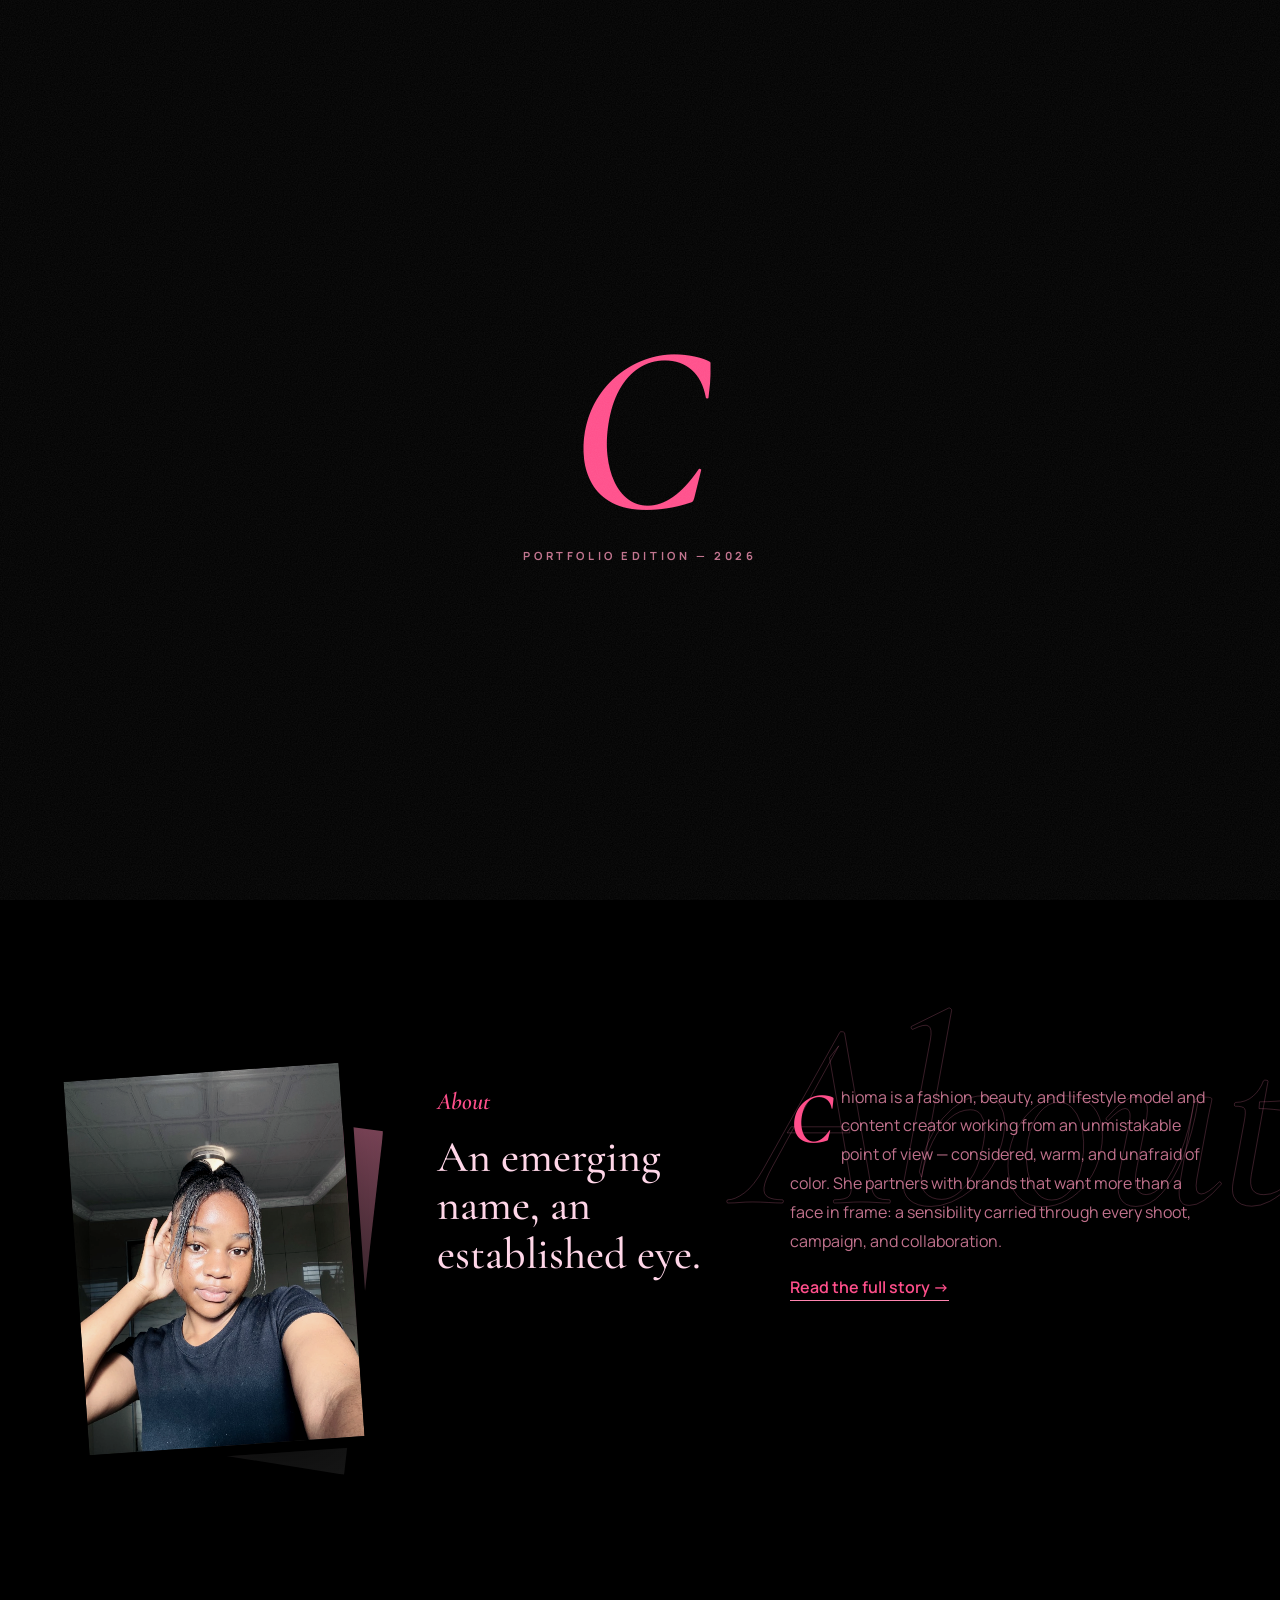
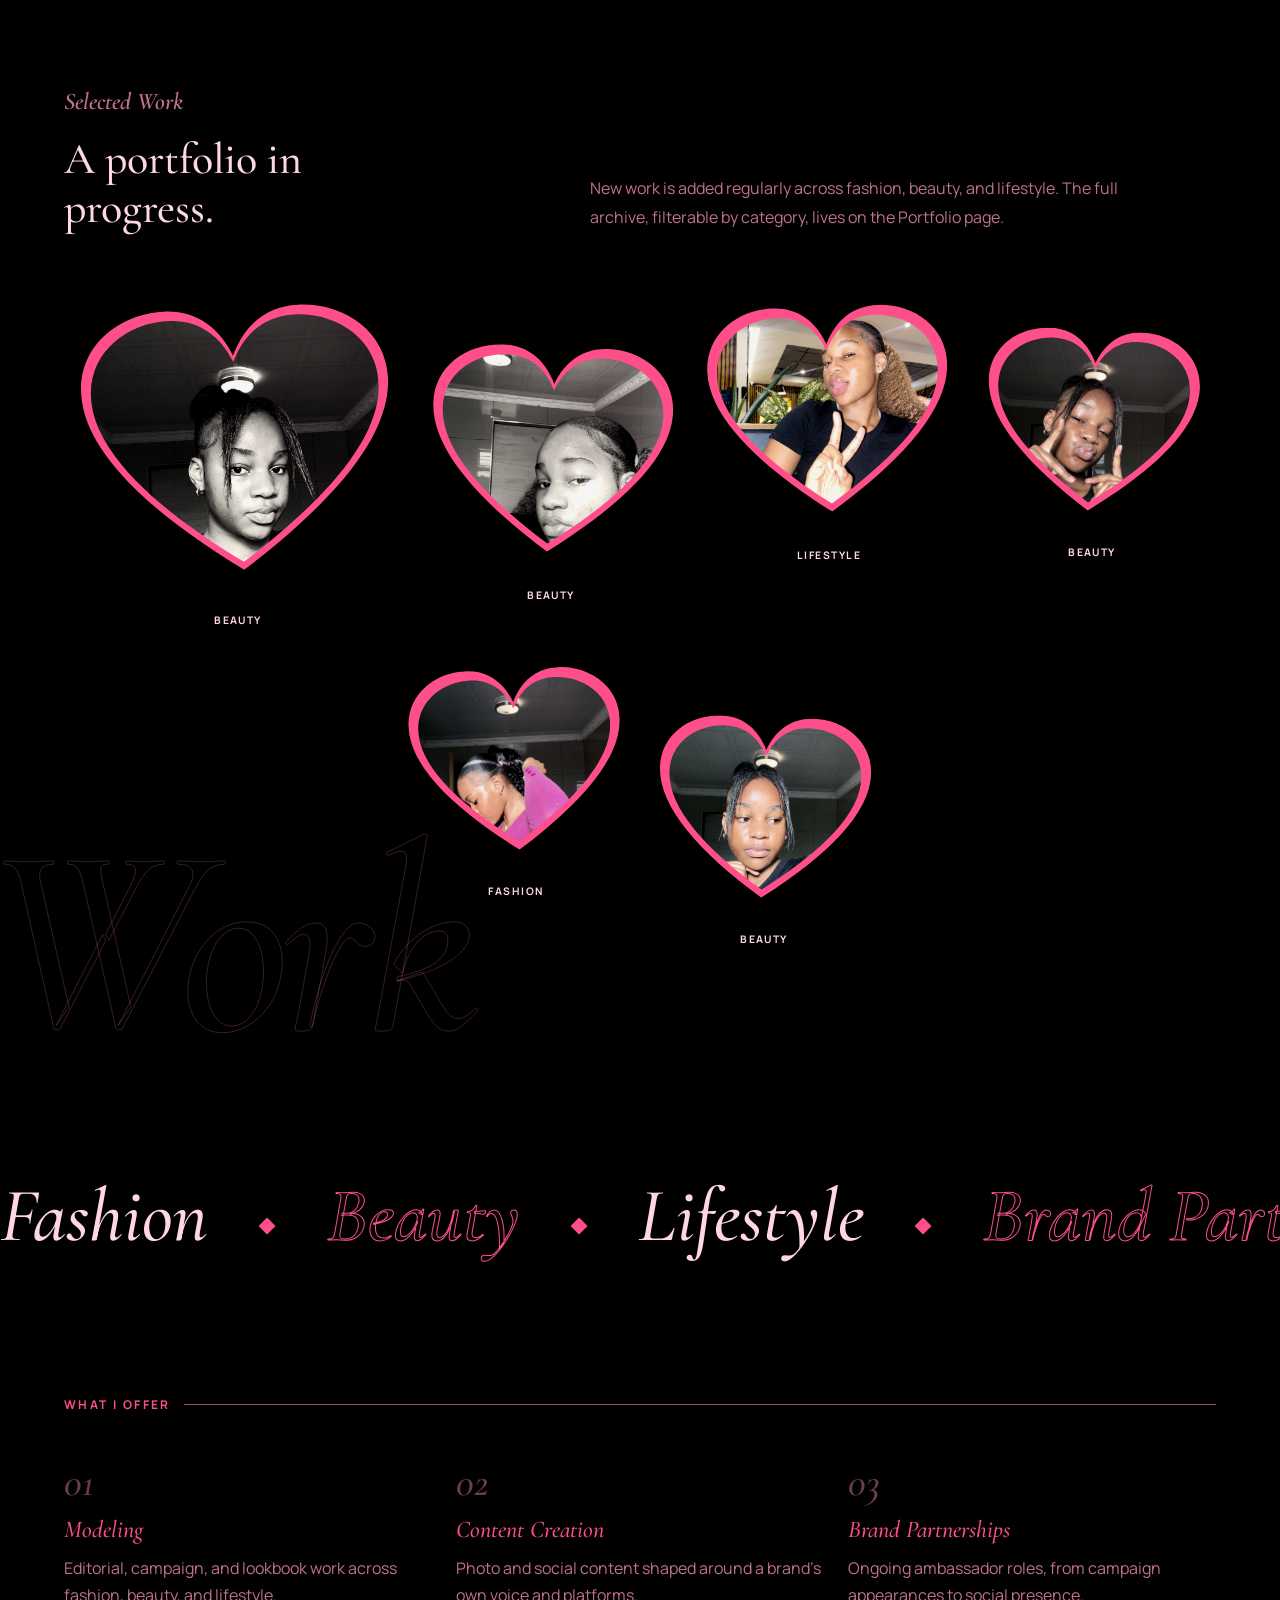
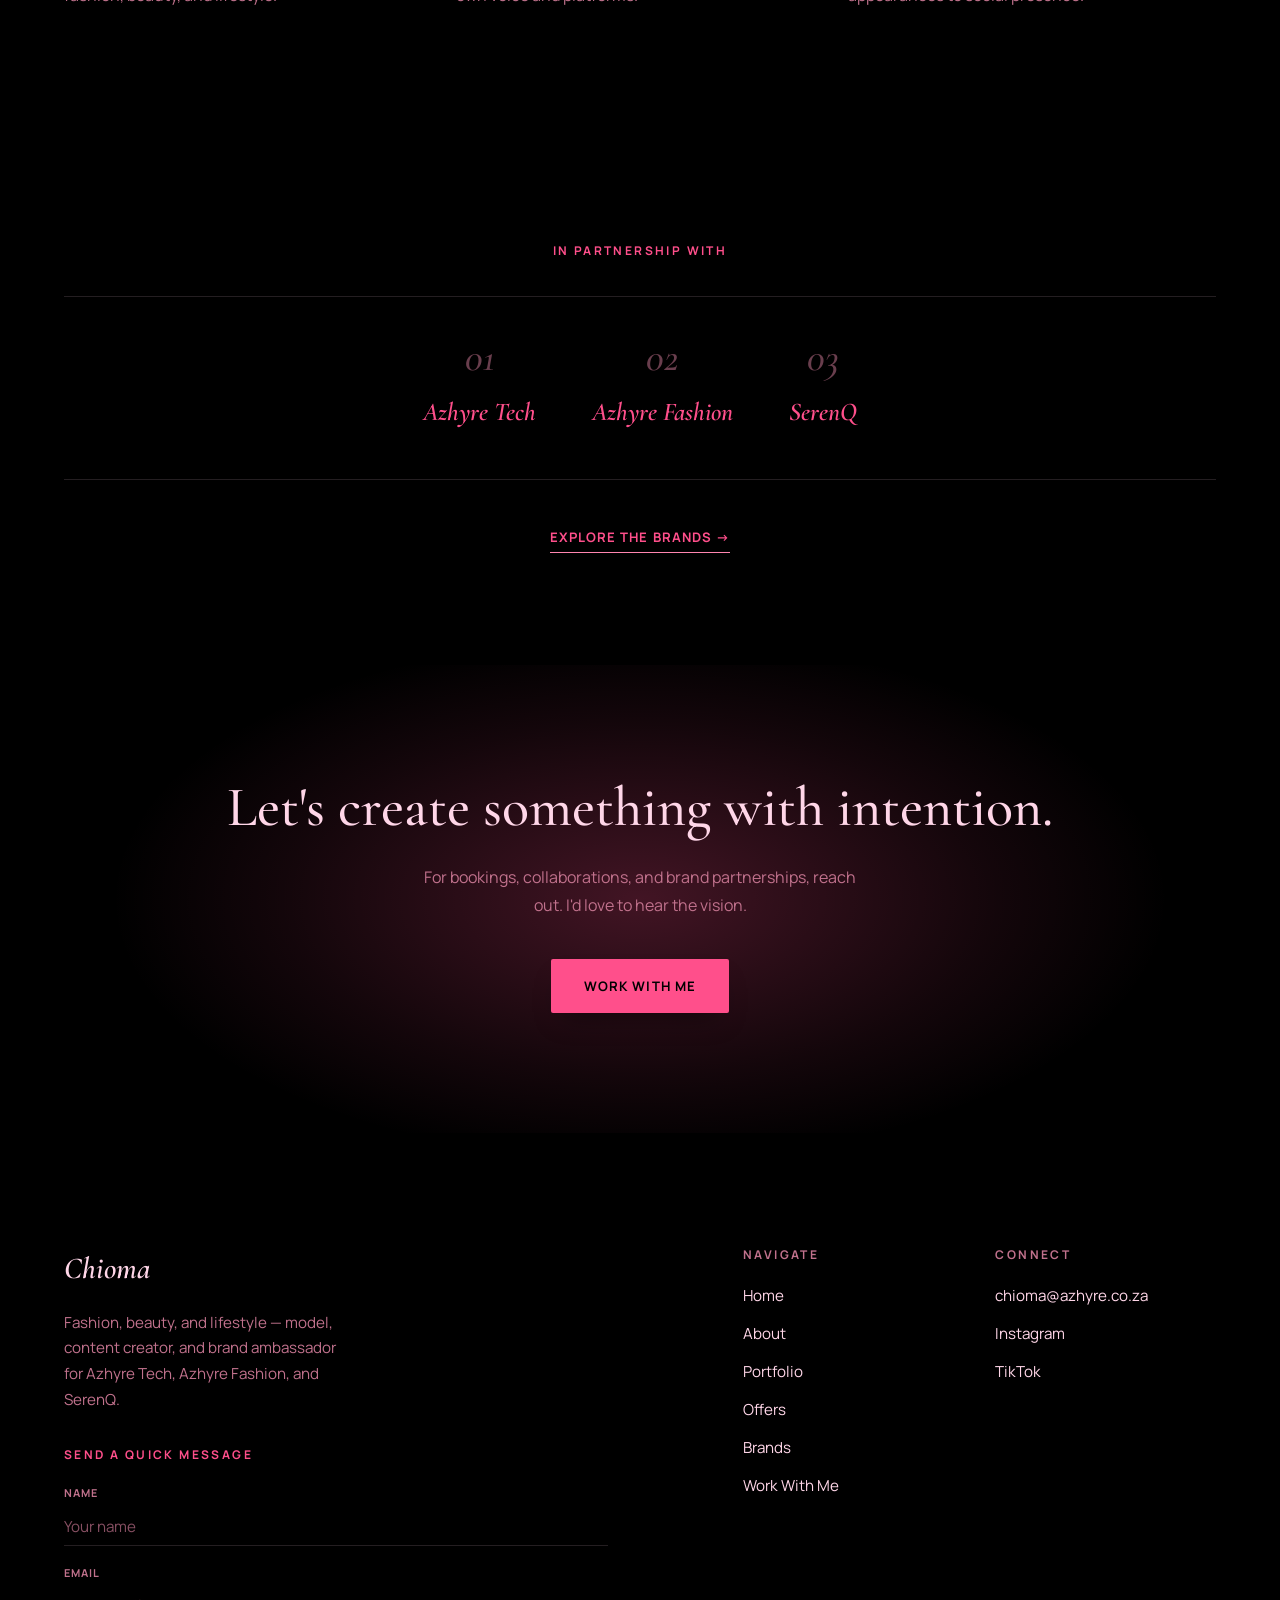
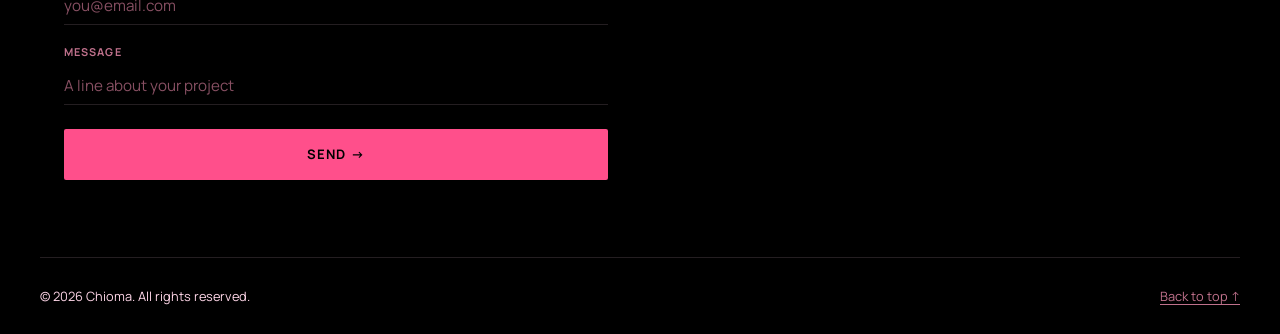
<file: index.html>
<!DOCTYPE html>
<html lang="en">
<head>
  <meta charset="UTF-8">
  <meta name="viewport" content="width=device-width, initial-scale=1.0">
  <title>Chioma | Home</title>
  <meta name="description" content="Chioma: fashion, beauty, and lifestyle model and content creator, brand ambassador for Azhyre Tech, Azhyre Fashion, and SerenQ.">
  <link rel="icon" href="images/icons/favicon.ico" sizes="any">
  <link rel="apple-touch-icon" href="images/icons/apple-touch-icon.png">
  <link rel="manifest" href="site.webmanifest">
  <meta name="theme-color" content="#000000">

  <!-- Link previews (WhatsApp, iMessage, Instagram, LinkedIn, X...).
       Image URL must be absolute for scrapers. -->
  <meta property="og:type" content="website">
  <meta property="og:site_name" content="Chioma">
  <meta property="og:title" content="Chioma | Home">
  <meta property="og:description" content="Chioma: fashion, beauty, and lifestyle model and content creator, brand ambassador for Azhyre Tech, Azhyre Fashion, and SerenQ.">
  <meta property="og:url" content="https://soma.azhyre.co.za/">
  <meta property="og:image" content="https://soma.azhyre.co.za/images/og/og-cover.jpg">
  <meta property="og:image:width" content="1200">
  <meta property="og:image:height" content="630">
  <meta property="og:image:alt" content="Chioma, model, creator, brand ambassador.">
  <meta name="twitter:card" content="summary_large_image">
  <link rel="preconnect" href="https://fonts.googleapis.com">
  <link rel="preconnect" href="https://fonts.gstatic.com" crossorigin>
  <link href="https://fonts.googleapis.com/css2?family=Cormorant+Garamond:ital,wght@0,500;0,600;1,500;1,600&family=Manrope:wght@400;500;600;700&display=swap" rel="stylesheet">
  <link rel="stylesheet" href="css/style.css">
  <link rel="stylesheet" href="css/responsive.css">
  <!-- First-visit intro: decided here, before first paint, so the
       homepage never flashes before the cover. Shown once per browser,
       skipped under reduced motion, and lifted on a timer by this
       script itself — so it clears even if main.js fails to load. -->
  <script>
    (function () {
      try {
        if (localStorage.getItem('chioma-intro-seen')) return;
        if (window.matchMedia('(prefers-reduced-motion: reduce)').matches) return;
        localStorage.setItem('chioma-intro-seen', '1');
      } catch (e) { return; }
      var root = document.documentElement;
      root.classList.add('show-intro');
      window.setTimeout(function () { root.classList.remove('show-intro'); }, 2300);
    })();
  </script>
</head>
<body>
  <div class="site-intro" aria-hidden="true">
    <span class="site-intro-mark">C</span>
    <span class="site-intro-line">Portfolio Edition — 2026</span>
  </div>
  <!--
    THESIS: A portfolio reads as one continuous cinematic reel shot
    under one light, not a sequence of alternating light/dark website
    sections stitched from unrelated snapshots.
    OWN-WORLD: Persistent dark-noir ground (no white/blush breaks)
    running through every page; every real photo passes through one
    shared warm cinematic grade so mixed color/black-and-white source
    shoots read as one deliberately graded body of work; dusty rose as
    the single accent, carrying CTAs/links/active-states; featured
    photos sit in a thick dark frame, not a hairline; the closing CTA
    is the one full-bleed rose moment in an otherwise dark site.
    Cormorant Garamond display, Manrope body, carried over unchanged.
    STORY: A visitor lands inside Chioma's world immediately, scrolls
    through full-bleed photo/text passages that never jar between
    sections, and leaves with one unified impression of her work.
    FIRST VIEWPORT: The swipeable/keyboard-navigable polaroid photo
    stack (kept, not replaced, per direction confirmation) now sits on
    the dark ground instead of blush, graded like every other photo.
    FORM: Redesign fused from two real reference sites the user
    pointed at directly (an actor-portfolio and a fashion-photographer
    template) rather than a generated concept roll — see DESIGN.md's
    Palette History for the full before/after and reasoning.
  -->

  <header>
    <nav class="site-nav">
      <div class="glass-ripples" aria-hidden="true"><span></span><span></span><span></span><span></span><span></span><span></span></div>
      <div class="nav-inner container">
        <a href="index.html" class="logo">Chioma</a>
        <button class="nav-toggle" aria-label="Toggle navigation" aria-expanded="false">
          <span class="nav-toggle-bar"></span>
          <span class="nav-toggle-bar"></span>
        </button>
        <div class="nav-scrim"></div>
        <div class="nav-collapse">
          <div class="glass-ripples" aria-hidden="true"><span></span><span></span><span></span><span></span><span></span><span></span></div>
          <ul>
            <li><a href="index.html">Home</a></li>
            <li><a href="about.html">About</a></li>
            <li><a href="portfolio.html">Portfolio</a></li>
            <li><a href="offers.html">Offers</a></li>
            <li><a href="brands/index.html">Brands</a></li>
            <li><a href="contact.html">Work With Me</a></li>
          </ul>
        </div>
      </div>
    </nav>
  </header>

  <main>
    <!-- Hero -->
    <section class="hero">
      <p class="edition-line" aria-hidden="true">Portfolio Edition — 2026 — Fashion · Beauty · Lifestyle</p>
      <div class="container hero-grid">
        <div class="hero-copy">
          <p class="kicker">Model, Creator, Brand Ambassador</p>
          <h1 class="hero-title"><span class="typewriter">Chiom<span class="accent">a</span></span></h1>
          <p class="hero-tagline">
            Fashion, beauty, and lifestyle work with an editorial eye.
            Currently modeling and creating content as brand ambassador
            for Azhyre Tech, Azhyre Fashion, and SerenQ.
          </p>
          <div class="hero-actions">
            <a href="portfolio.html" class="btn-primary">View the Portfolio</a>
            <a href="contact.html" class="btn-secondary">Work With Me →</a>
          </div>
        </div>
        <figure class="hero-visual">
          <div class="polaroid-stack" data-polaroid-stack tabindex="0" role="group" aria-label="Photo stack — press Enter to reshuffle, or use the left and right arrow keys to browse">
            <div class="polaroid-card" data-polaroid-card>
              <img src="images/portfolio/fashion/fashion-01.jpg" alt="Fashion look: white cutout halter top and camel trousers, shot in a city park." draggable="false">
              <span class="polaroid-caption">Fashion</span>
            </div>
            <div class="polaroid-card" data-polaroid-card>
              <img src="images/portfolio/beauty/beauty-01.jpg" alt="Beauty portrait with braided hair, seated in front of a pink and white balloon backdrop." draggable="false">
              <span class="polaroid-caption">Beauty</span>
            </div>
            <div class="polaroid-card" data-polaroid-card>
              <img src="images/portfolio/lifestyle/lifestyle-01.jpg" alt="Lifestyle portrait smiling in a white cardigan, garden setting with mountains behind." draggable="false">
              <span class="polaroid-caption">Lifestyle</span>
            </div>
            <div class="polaroid-card" data-polaroid-card>
              <img src="images/portfolio/fashion/fashion-04.jpg" alt="Black and white fashion portrait in profile on a tree-lined avenue, wearing a white halter top and braids." draggable="false">
              <span class="polaroid-caption">Fashion</span>
            </div>
            <div class="polaroid-card" data-polaroid-card>
              <img src="images/portfolio/beauty/beauty-06.jpg" alt="Black and white mirror portrait in a hoodie, seated, looking directly at the camera." draggable="false">
              <span class="polaroid-caption">Beauty</span>
            </div>
            <div class="polaroid-card" data-polaroid-card>
              <img src="images/portfolio/lifestyle/lifestyle-03.jpg" alt="Candid lifestyle portrait laughing over the shoulder, oversized white top and jeans, garden setting." draggable="false">
              <span class="polaroid-caption">Lifestyle</span>
            </div>
          </div>
        </figure>
      </div>
    </section>

    <!-- About teaser -->
    <section class="about-teaser has-ghost">
      <span class="ghost-word ghost-word--right" aria-hidden="true">About</span>
      <div class="container about-grid">
        <figure class="reveal">
          <div class="page-header-photo-frame">
            <div class="page-header-photo-back"></div>
            <div class="page-header-photo">
              <img data-header-photo src="images/portfolio/fashion/fashion-03.jpg" alt="Black and white fashion portrait facing the camera on a tree-lined avenue." loading="lazy">
            </div>
          </div>
        </figure>
        <div class="reveal">
          <p class="section-kicker">About</p>
          <h2>An emerging name, an established eye.</h2>
        </div>
        <div class="about-copy reveal">
          <!-- Placeholder bio copy, written for Chioma to edit into her own words before launch -->
          <p class="drop-cap">
            Chioma is a fashion, beauty, and lifestyle model and content
            creator working from an unmistakable point of view — considered,
            warm, and unafraid of color. She partners with brands that want
            more than a face in frame: a sensibility carried through every
            shoot, campaign, and collaboration.
          </p>
          <a href="about.html" class="text-link">Read the full story →</a>
        </div>
      </div>
    </section>

    <!-- Portfolio teaser -->
    <section class="work-teaser has-ghost">
      <span class="ghost-word ghost-word--low" aria-hidden="true">Work</span>
      <div class="container">
        <div class="work-intro">
          <div class="reveal">
            <p class="section-kicker">Selected Work</p>
            <h2>A portfolio in progress.</h2>
          </div>
          <p class="reveal">
            New work is added regularly across fashion, beauty, and
            lifestyle. The full archive, filterable by category, lives
            on the Portfolio page.
          </p>
        </div>
        <!-- Shared heart clip-path for every .work-panel-accent/.work-panel-photo
             below. objectBoundingBox units so the same path scales to each
             element's own box rather than a fixed pixel size — defined once
             here since clip-path: url(#...) works by id regardless of where
             the referencing element sits in the document. -->
        <svg width="0" height="0" style="position: absolute;" aria-hidden="true">
          <defs>
            <clipPath id="heart-clip" clipPathUnits="objectBoundingBox">
              <path d="M0.5,0.9 C0.2,0.68 0.02,0.47 0.02,0.28 C0.02,0.12 0.15,0.02 0.29,0.02 C0.39,0.02 0.46,0.08 0.5,0.18 C0.54,0.08 0.61,0.02 0.71,0.02 C0.85,0.02 0.98,0.12 0.98,0.28 C0.98,0.47 0.8,0.68 0.5,0.9 Z"></path>
            </clipPath>
          </defs>
        </svg>
        <div class="work-grid reveal">
          <div class="work-panel work-panel--large">
            <div class="work-panel-frame">
              <div class="work-panel-accent"></div>
              <div class="work-panel-photo">
                <img src="images/portfolio/fashion/fashion-01.jpg" alt="Fashion look: white cutout halter top and camel trousers, shot in a city park." style="object-position: 50% 30%;">
              </div>
            </div>
            <span class="work-tag">Fashion</span>
          </div>
          <div class="work-panel work-panel--a">
            <div class="work-panel-frame">
              <div class="work-panel-accent"></div>
              <div class="work-panel-photo">
                <img src="images/portfolio/beauty/beauty-02.jpg" alt="Beauty portrait, braided hair, balloon backdrop.">
              </div>
            </div>
            <span class="work-tag">Beauty</span>
          </div>
          <div class="work-panel work-panel--b">
            <div class="work-panel-frame">
              <div class="work-panel-accent"></div>
              <div class="work-panel-photo">
                <img src="images/portfolio/lifestyle/lifestyle-01.jpg" alt="Lifestyle portrait smiling in a white cardigan, garden setting with mountains behind." style="object-position: center 70%;">
              </div>
            </div>
            <span class="work-tag">Lifestyle</span>
          </div>
          <!-- Desktop-only extra hearts (see .work-panel--extra's ≤900px
               hide rule in responsive.css) — a second photo per category,
               so desktop gets a fuller floating cluster while mobile keeps
               the original 3-heart scroll length. -->
          <div class="work-panel work-panel--c work-panel--extra">
            <div class="work-panel-frame">
              <div class="work-panel-accent"></div>
              <div class="work-panel-photo">
                <img src="images/portfolio/fashion/fashion-05.jpg" alt="Black and white fashion portrait in a fitted dress, standing in an open dirt lot at dusk." style="object-position: center 40%;">
              </div>
            </div>
            <span class="work-tag">Fashion</span>
          </div>
          <div class="work-panel work-panel--d work-panel--extra">
            <div class="work-panel-frame">
              <div class="work-panel-accent"></div>
              <div class="work-panel-photo">
                <img src="images/portfolio/beauty/beauty-01.jpg" alt="Beauty portrait with braided hair, seated in front of a pink and white balloon backdrop.">
              </div>
            </div>
            <span class="work-tag">Beauty</span>
          </div>
          <div class="work-panel work-panel--e work-panel--extra">
            <div class="work-panel-frame">
              <div class="work-panel-accent"></div>
              <div class="work-panel-photo">
                <img src="images/portfolio/lifestyle/lifestyle-02.jpg" alt="Lifestyle portrait in a white cardigan and jeans, garden setting with mountains behind." style="object-position: center 65%;">
              </div>
            </div>
            <span class="work-tag">Lifestyle</span>
          </div>
        </div>
        <p class="work-cta reveal">
          <a href="portfolio.html" class="btn-secondary">View the full portfolio →</a>
        </p>
      </div>
    </section>

    <!-- Type band: decorative running cover-lines between Selected Work and
         What I Offer. aria-hidden — the words repeat content already on
         the page, and the track is duplicated once so the loop is seamless. -->
    <div class="marquee" aria-hidden="true">
      <div class="marquee-track"><span>Fashion</span><span>Beauty</span><span>Lifestyle</span><span>Brand Partnerships</span><span>Content Creation</span><span>Fashion</span><span>Beauty</span><span>Lifestyle</span><span>Brand Partnerships</span><span>Content Creation</span></div>
    </div>

    <!-- Services -->
    <section class="focus-section">
      <div class="container">
        <p class="kicker">What I Offer</p>
        <div class="focus-list">
          <div class="focus-item">
            <h3>Modeling</h3>
            <p>Editorial, campaign, and lookbook work across fashion, beauty, and lifestyle.</p>
          </div>
          <div class="focus-item">
            <h3>Content Creation</h3>
            <p>Photo and social content shaped around a brand's own voice and platforms.</p>
          </div>
          <div class="focus-item">
            <h3>Brand Partnerships</h3>
            <p>Ongoing ambassador roles, from campaign appearances to social presence.</p>
          </div>
        </div>
      </div>
    </section>

    <!-- Brand strip -->
    <section class="brand-strip">
      <div class="container reveal">
        <p class="kicker">In Partnership With</p>
        <div class="brand-row">
          <a href="brands/azhyre-tech.html"><span>Azhyre Tech</span></a>
          <a href="brands/azhyre-fashion.html"><span>Azhyre Fashion</span></a>
          <a href="brands/serenq.html"><span>SerenQ</span></a>
        </div>
        <p class="work-cta">
          <a href="brands/index.html" class="btn-secondary">Explore the Brands →</a>
        </p>
      </div>
    </section>

    <!-- Closing CTA -->
    <section class="cta-close">
      <div class="container reveal">
        <h2>Let's create something with intention.</h2>
        <p>
          For bookings, collaborations, and brand partnerships, reach
          out. I'd love to hear the vision.
        </p>
        <a href="contact.html" class="btn-primary">Work With Me</a>
      </div>
    </section>
  </main>

  <footer class="site-footer">
    <div class="container footer-top">
      <div class="footer-contact">
        <div class="footer-brand">
          <a href="index.html" class="footer-wordmark">Chioma</a>
          <p>Fashion, beauty, and lifestyle — model, content creator, and brand ambassador for Azhyre Tech, Azhyre Fashion, and SerenQ.</p>
        </div>
        <div class="footer-form-card">
          <p class="footer-label">Send a Quick Message</p>
          <form class="footer-form">
            <div class="footer-form-field">
              <label for="footer-name">Name</label>
              <input type="text" id="footer-name" name="name" placeholder="Your name" required>
            </div>
            <div class="footer-form-field">
              <label for="footer-email">Email</label>
              <input type="email" id="footer-email" name="email" placeholder="you@email.com" required>
            </div>
            <div class="footer-form-field">
              <label for="footer-message">Message</label>
              <input type="text" id="footer-message" name="message" placeholder="A line about your project" required>
            </div>
            <button type="submit" class="btn-primary">Send →</button>
          </form>
          <p class="footer-form-note" aria-live="polite"></p>
        </div>
      </div>
      <div class="footer-link-columns">
        <div>
          <p class="footer-label">Navigate</p>
          <div class="footer-links">
            <a href="index.html">Home</a>
            <a href="about.html">About</a>
            <a href="portfolio.html">Portfolio</a>
            <a href="offers.html">Offers</a>
            <a href="brands/index.html">Brands</a>
            <a href="contact.html">Work With Me</a>
          </div>
        </div>
        <div>
          <p class="footer-label">Connect</p>
          <div class="footer-links">
            <a href="mailto:chioma@azhyre.co.za">chioma@azhyre.co.za</a>
            <a href="https://www.instagram.com/itsschibaby">Instagram</a>
            <a href="https://www.tiktok.com/@itssoma75">TikTok</a>
          </div>
        </div>
      </div>
    </div>
    <div class="container footer-bottom">
      <p>&copy; 2026 Chioma. All rights reserved.</p>
      <a href="#">Back to top ↑</a>
    </div>
  </footer>

  <script src="js/main.js"></script>
</body>
</html>
</file>
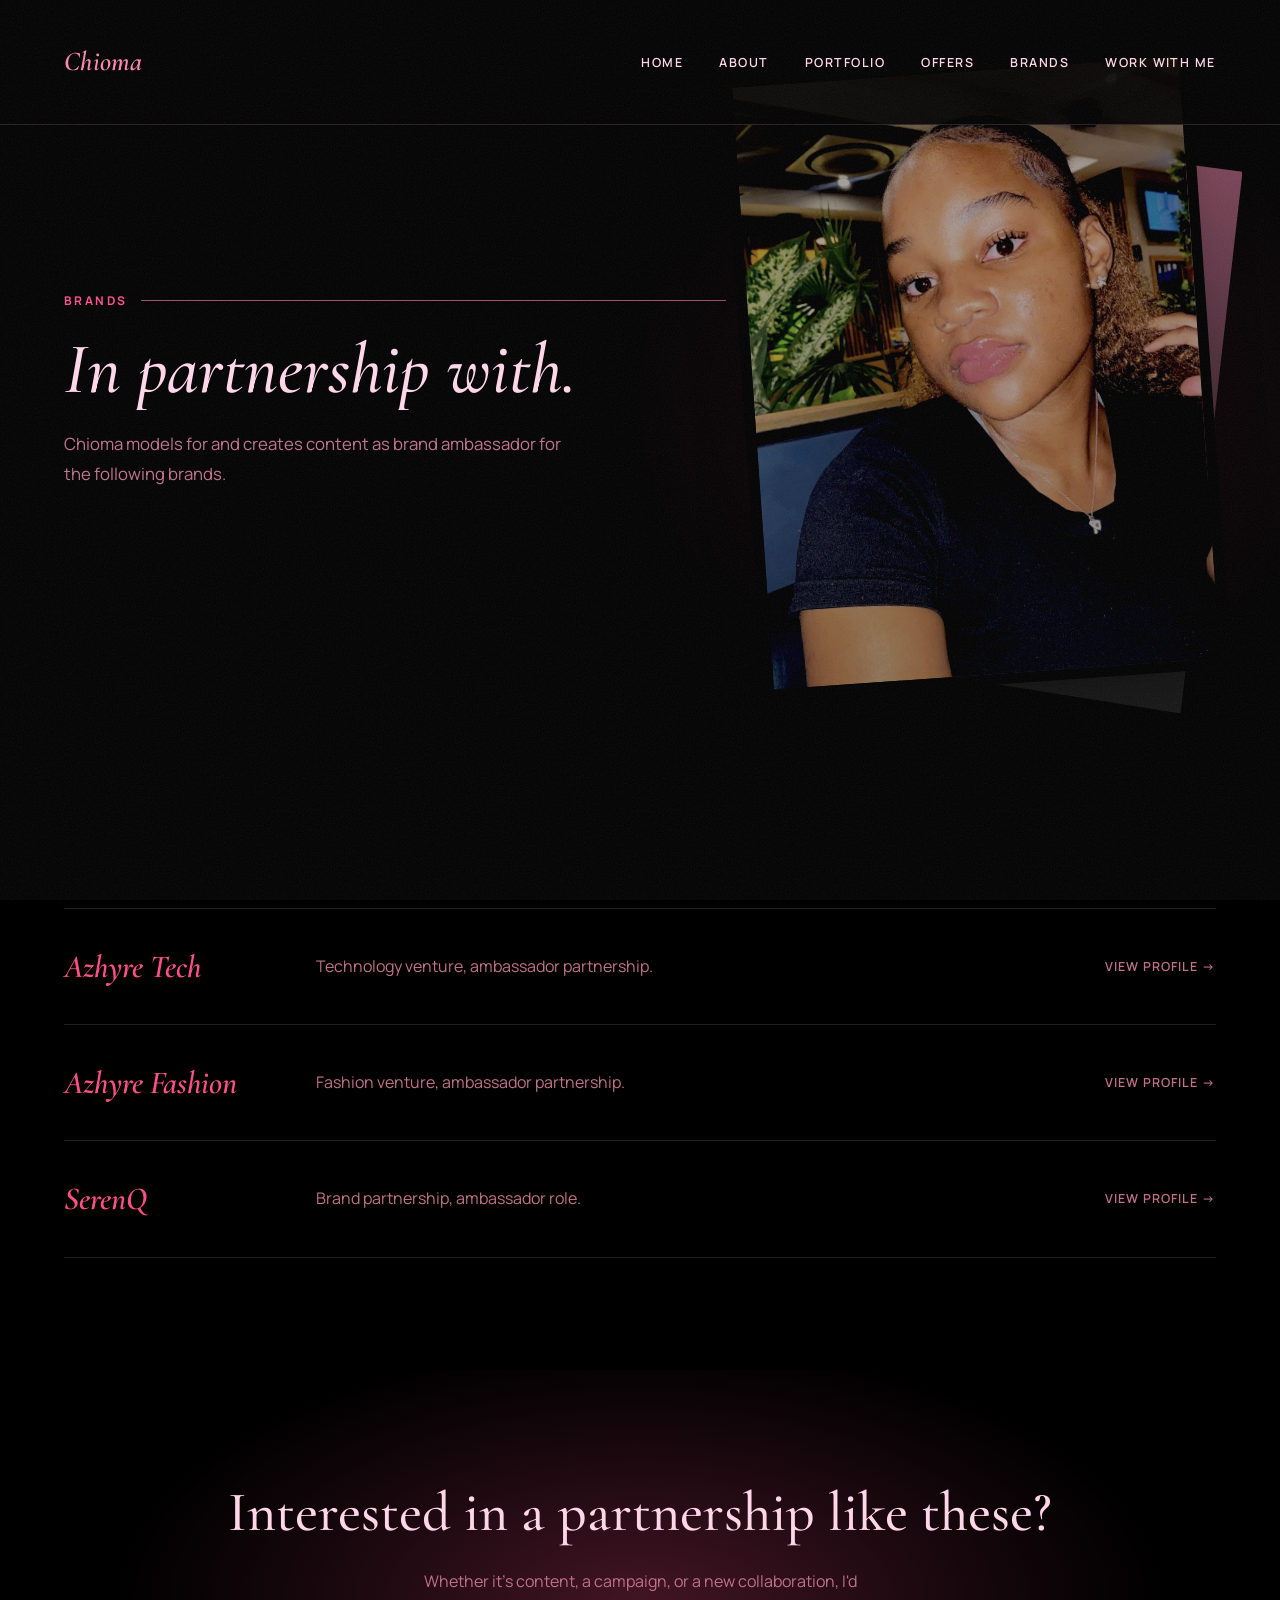
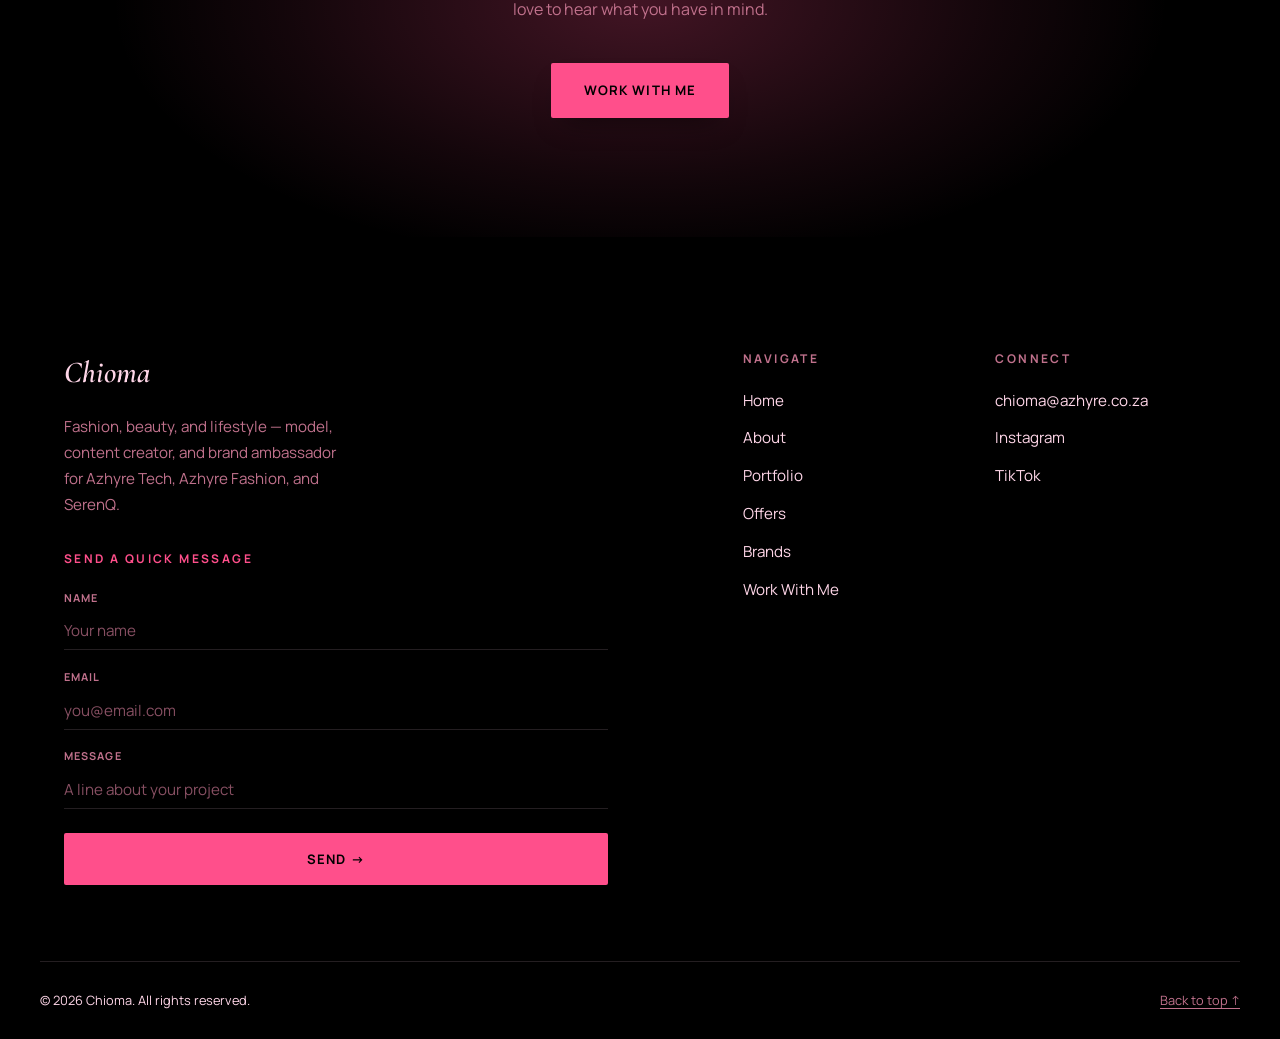
<file: brands/index.html>
<!DOCTYPE html>
<html lang="en">
<head>
  <meta charset="UTF-8">
  <meta name="viewport" content="width=device-width, initial-scale=1.0">
  <title>Chioma | Brands</title>
  <meta name="description" content="Brands Chioma represents as a model and brand ambassador: Azhyre Tech, Azhyre Fashion, and SerenQ.">
  <link rel="icon" href="../images/icons/favicon.ico" sizes="any">
  <link rel="apple-touch-icon" href="../images/icons/apple-touch-icon.png">
  <link rel="manifest" href="../site.webmanifest">
  <meta name="theme-color" content="#000000">

  <!-- Link previews (WhatsApp, iMessage, Instagram, LinkedIn, X...).
       Image URL must be absolute for scrapers. -->
  <meta property="og:type" content="website">
  <meta property="og:site_name" content="Chioma">
  <meta property="og:title" content="Chioma | Brands">
  <meta property="og:description" content="Brands Chioma represents as a model and brand ambassador: Azhyre Tech, Azhyre Fashion, and SerenQ.">
  <meta property="og:url" content="https://soma.azhyre.co.za/brands/index.html">
  <meta property="og:image" content="https://soma.azhyre.co.za/images/og/og-cover.jpg">
  <meta property="og:image:width" content="1200">
  <meta property="og:image:height" content="630">
  <meta property="og:image:alt" content="Chioma, model, creator, brand ambassador.">
  <meta name="twitter:card" content="summary_large_image">
  <link rel="preconnect" href="https://fonts.googleapis.com">
  <link rel="preconnect" href="https://fonts.gstatic.com" crossorigin>
  <link href="https://fonts.googleapis.com/css2?family=Cormorant+Garamond:ital,wght@0,500;0,600;1,500;1,600&family=Manrope:wght@400;500;600;700&display=swap" rel="stylesheet">
  <link rel="stylesheet" href="../css/style.css">
  <link rel="stylesheet" href="../css/responsive.css">
</head>
<body>
  <!--
    THESIS: the brands index reads as an editorial masthead's partner
    credits line, expanded into full rows, not a logo-tile grid.
    OWN-WORLD: inherited from index.html.
    STORY: a visitor sees which brands Chioma represents and can open
    each for a fuller placeholder profile.
    FIRST VIEWPORT: page-header masthead, then a hairline-divided list
    of brand rows.
    FORM: established-world extension, no concept roll.
  -->

  <header>
    <nav class="site-nav">
      <div class="glass-ripples" aria-hidden="true"><span></span><span></span><span></span><span></span><span></span><span></span></div>
      <div class="nav-inner container">
        <a href="../index.html" class="logo">Chioma</a>
        <button class="nav-toggle" aria-label="Toggle navigation" aria-expanded="false">
          <span class="nav-toggle-bar"></span>
          <span class="nav-toggle-bar"></span>
        </button>
        <div class="nav-scrim"></div>
        <div class="nav-collapse">
          <div class="glass-ripples" aria-hidden="true"><span></span><span></span><span></span><span></span><span></span><span></span></div>
          <ul>
            <li><a href="../index.html">Home</a></li>
            <li><a href="../about.html">About</a></li>
            <li><a href="../portfolio.html">Portfolio</a></li>
            <li><a href="../offers.html">Offers</a></li>
            <li><a href="index.html" aria-current="page">Brands</a></li>
            <li><a href="../contact.html">Work With Me</a></li>
          </ul>
        </div>
      </div>
    </nav>
  </header>

  <main>
    <section class="page-header">
      <div class="container page-header-grid">
        <div>
          <p class="kicker">Brands</p>
          <h1>In partnership with.</h1>
          <p class="page-header-intro">
            Chioma models for and creates content as brand ambassador
            for the following brands.
          </p>
        </div>
        <figure class="page-header-visual">
          <div class="page-header-photo-frame">
            <div class="page-header-photo-back"></div>
            <div class="page-header-photo">
              <img data-header-photo src="../images/portfolio/beauty/beauty-06.jpg" alt="Black and white mirror portrait in a hoodie, seated, looking directly at the camera." loading="lazy">
            </div>
          </div>
        </figure>
      </div>
    </section>

    <section class="brand-index-section">
      <div class="container">
        <div class="brand-index-list">
          <a href="azhyre-tech.html" class="brand-index-row">
            <span class="brand-index-name">Azhyre Tech</span>
            <span class="brand-index-desc">Technology venture, ambassador partnership.</span>
            <span class="brand-index-arrow">View profile →</span>
          </a>
          <a href="azhyre-fashion.html" class="brand-index-row">
            <span class="brand-index-name">Azhyre Fashion</span>
            <span class="brand-index-desc">Fashion venture, ambassador partnership.</span>
            <span class="brand-index-arrow">View profile →</span>
          </a>
          <a href="serenq.html" class="brand-index-row">
            <span class="brand-index-name">SerenQ</span>
            <span class="brand-index-desc">Brand partnership, ambassador role.</span>
            <span class="brand-index-arrow">View profile →</span>
          </a>
        </div>
      </div>
    </section>

    <section class="cta-close">
      <div class="container reveal">
        <h2>Interested in a partnership like these?</h2>
        <p>
          Whether it's content, a campaign, or a new collaboration,
          I'd love to hear what you have in mind.
        </p>
        <a href="../contact.html" class="btn-primary">Work With Me</a>
      </div>
    </section>
  </main>

  <footer class="site-footer">
    <div class="container footer-top">
      <div class="footer-contact">
        <div class="footer-brand">
          <a href="../index.html" class="footer-wordmark">Chioma</a>
          <p>Fashion, beauty, and lifestyle — model, content creator, and brand ambassador for Azhyre Tech, Azhyre Fashion, and SerenQ.</p>
        </div>
        <div class="footer-form-card">
          <p class="footer-label">Send a Quick Message</p>
          <form class="footer-form">
            <div class="footer-form-field">
              <label for="footer-name">Name</label>
              <input type="text" id="footer-name" name="name" placeholder="Your name" required>
            </div>
            <div class="footer-form-field">
              <label for="footer-email">Email</label>
              <input type="email" id="footer-email" name="email" placeholder="you@email.com" required>
            </div>
            <div class="footer-form-field">
              <label for="footer-message">Message</label>
              <input type="text" id="footer-message" name="message" placeholder="A line about your project" required>
            </div>
            <button type="submit" class="btn-primary">Send →</button>
          </form>
          <p class="footer-form-note" aria-live="polite"></p>
        </div>
      </div>
      <div class="footer-link-columns">
        <div>
          <p class="footer-label">Navigate</p>
          <div class="footer-links">
            <a href="../index.html">Home</a>
            <a href="../about.html">About</a>
            <a href="../portfolio.html">Portfolio</a>
            <a href="../offers.html">Offers</a>
            <a href="index.html">Brands</a>
            <a href="../contact.html">Work With Me</a>
          </div>
        </div>
        <div>
          <p class="footer-label">Connect</p>
          <div class="footer-links">
            <a href="mailto:chioma@azhyre.co.za">chioma@azhyre.co.za</a>
            <a href="https://www.instagram.com/itsschibaby">Instagram</a>
            <a href="https://www.tiktok.com/@itssoma75">TikTok</a>
          </div>
        </div>
      </div>
    </div>
    <div class="container footer-bottom">
      <p>&copy; 2026 Chioma. All rights reserved.</p>
      <a href="#">Back to top ↑</a>
    </div>
  </footer>

  <script src="../js/main.js"></script>
</body>
</html>
</file>
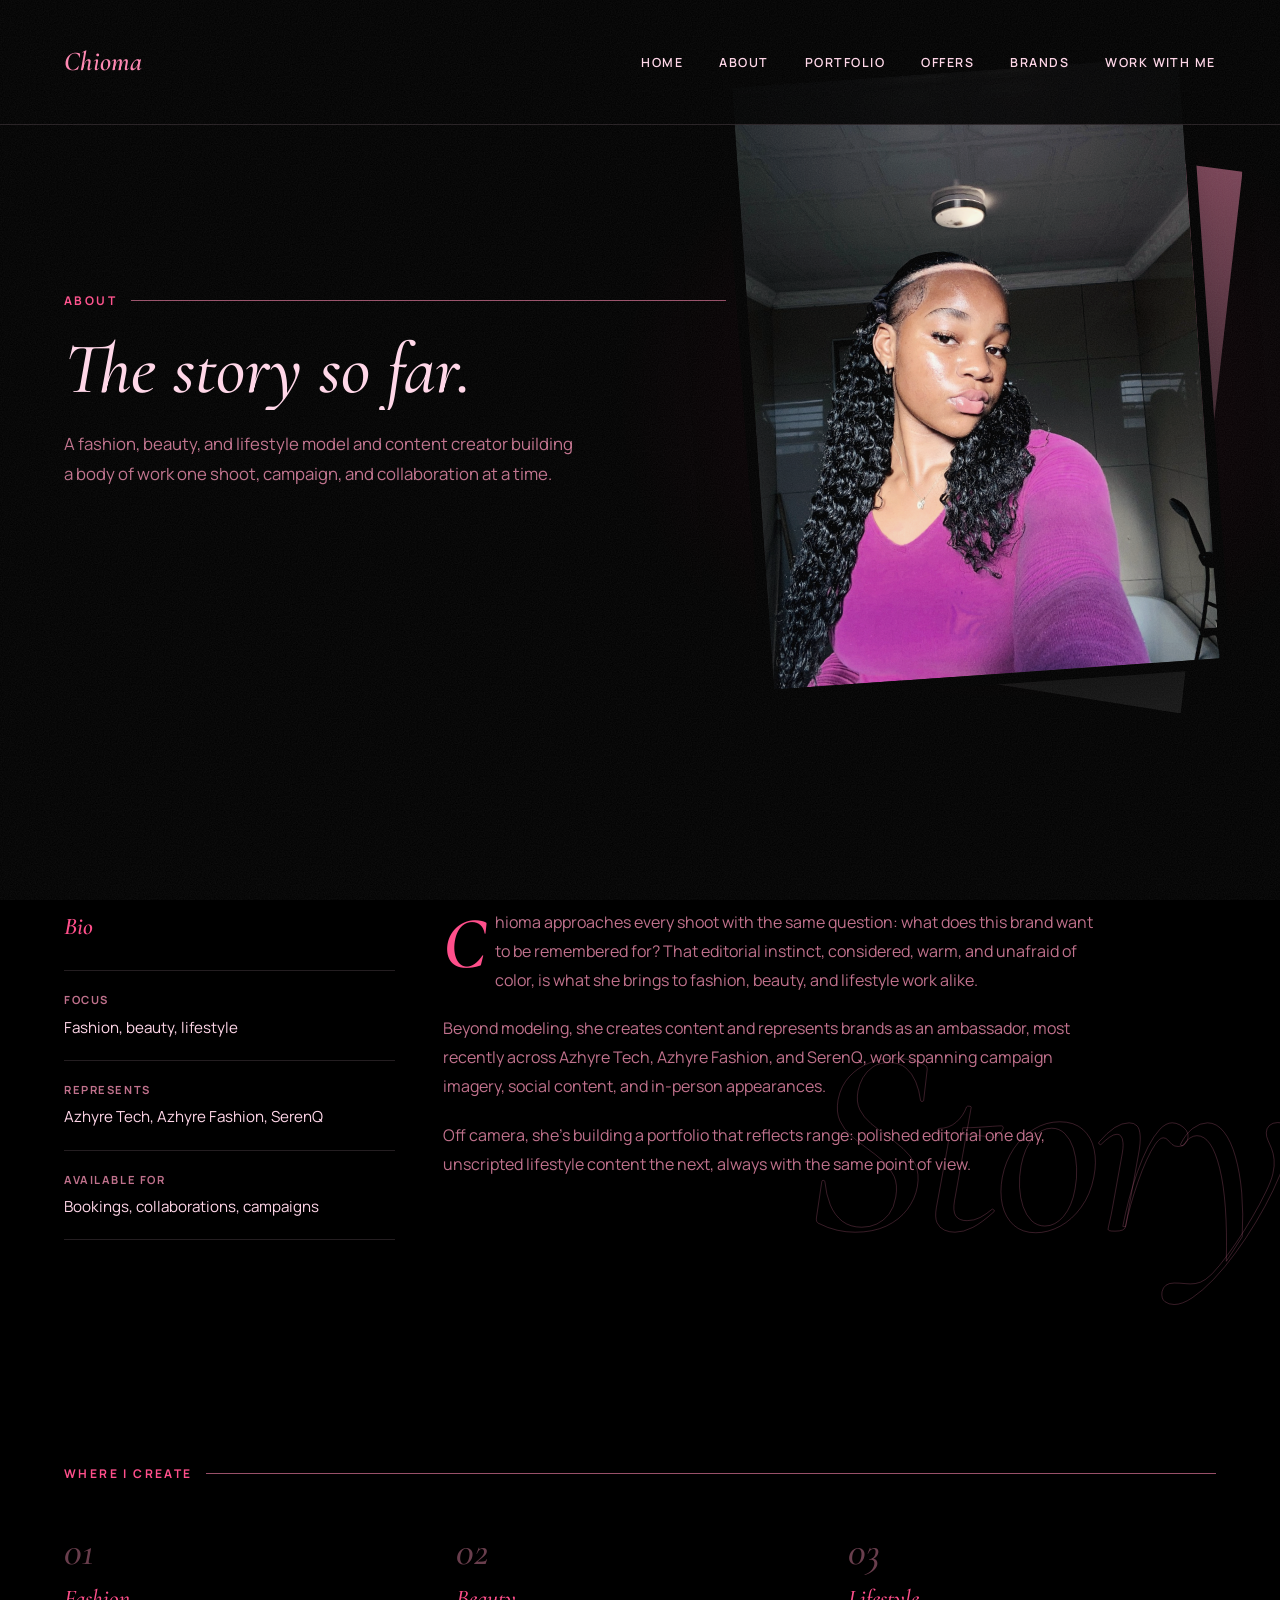
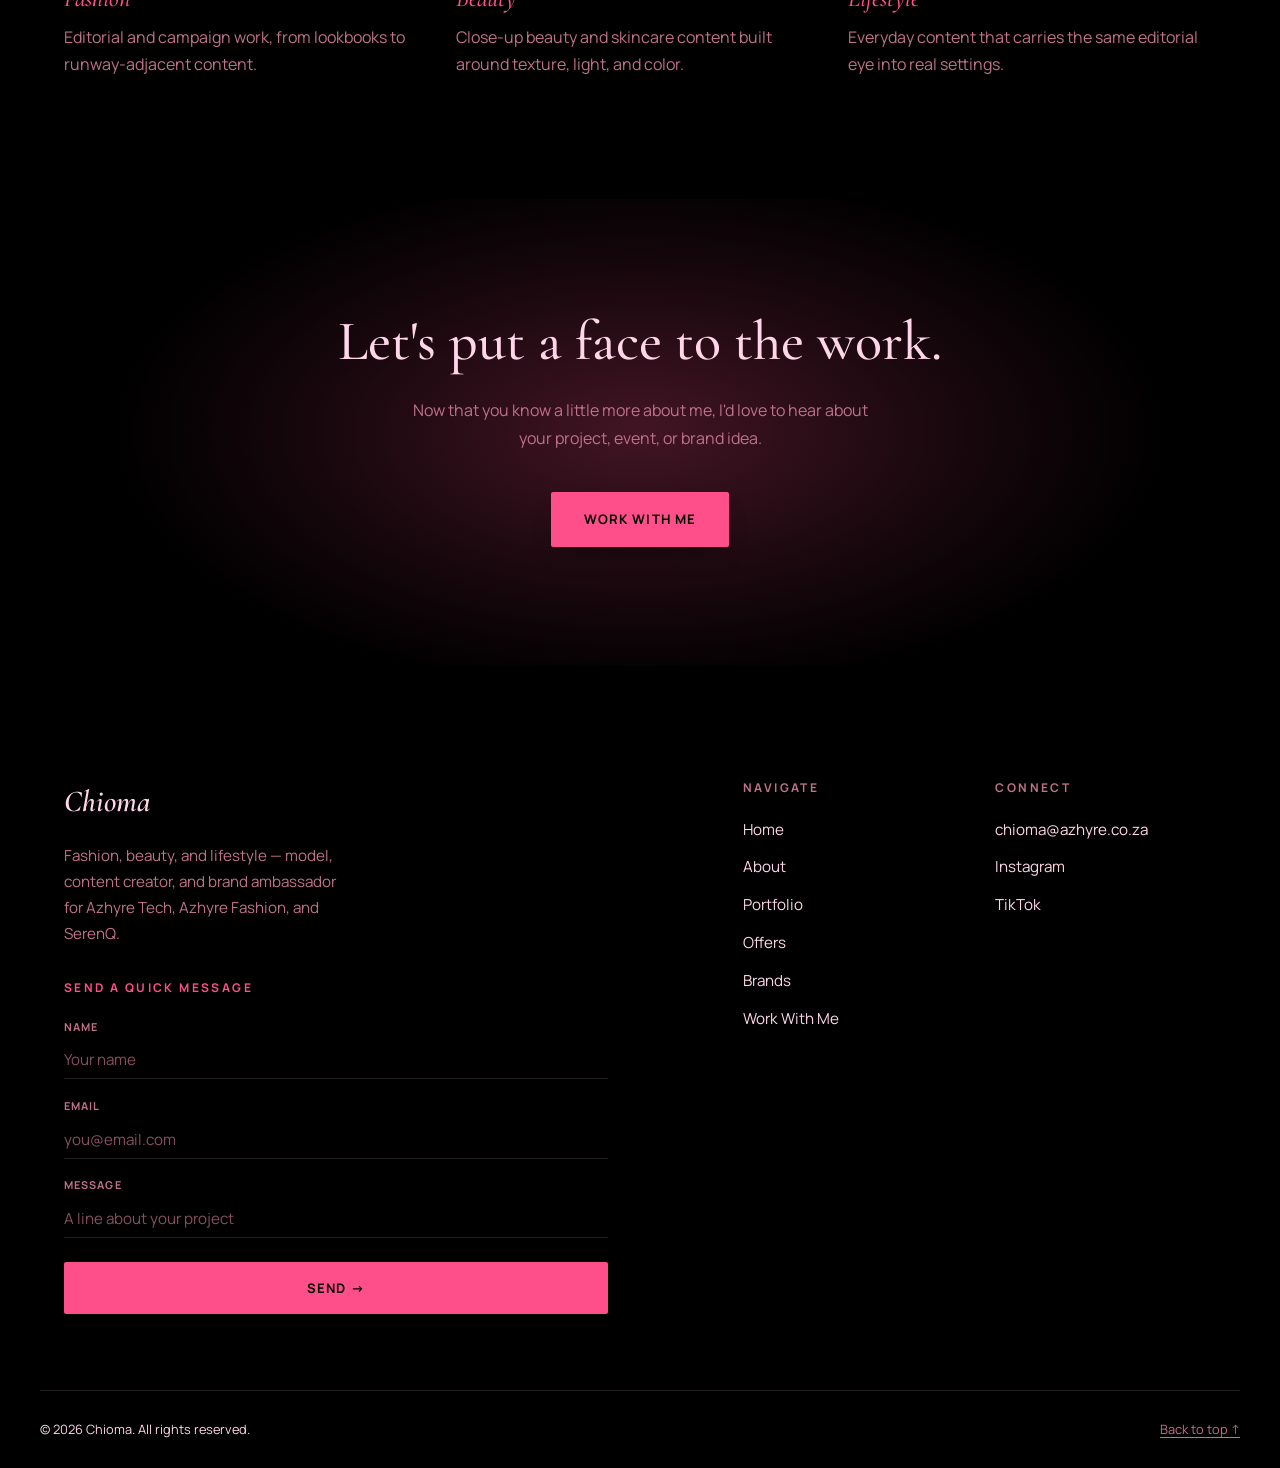
<file: about.html>
<!DOCTYPE html>
<html lang="en">
<head>
  <meta charset="UTF-8">
  <meta name="viewport" content="width=device-width, initial-scale=1.0">
  <title>Chioma | About</title>
  <meta name="description" content="About Chioma: fashion, beauty, and lifestyle model and content creator, brand ambassador for Azhyre Tech, Azhyre Fashion, and SerenQ.">
  <link rel="icon" href="images/icons/favicon.ico" sizes="any">
  <link rel="apple-touch-icon" href="images/icons/apple-touch-icon.png">
  <link rel="manifest" href="site.webmanifest">
  <meta name="theme-color" content="#000000">

  <!-- Link previews (WhatsApp, iMessage, Instagram, LinkedIn, X...).
       Image URL must be absolute for scrapers. -->
  <meta property="og:type" content="website">
  <meta property="og:site_name" content="Chioma">
  <meta property="og:title" content="Chioma | About">
  <meta property="og:description" content="About Chioma: fashion, beauty, and lifestyle model and content creator, brand ambassador for Azhyre Tech, Azhyre Fashion, and SerenQ.">
  <meta property="og:url" content="https://soma.azhyre.co.za/about.html">
  <meta property="og:image" content="https://soma.azhyre.co.za/images/og/og-cover.jpg">
  <meta property="og:image:width" content="1200">
  <meta property="og:image:height" content="630">
  <meta property="og:image:alt" content="Chioma, model, creator, brand ambassador.">
  <meta name="twitter:card" content="summary_large_image">
  <link rel="preconnect" href="https://fonts.googleapis.com">
  <link rel="preconnect" href="https://fonts.gstatic.com" crossorigin>
  <link href="https://fonts.googleapis.com/css2?family=Cormorant+Garamond:ital,wght@0,500;0,600;1,500;1,600&family=Manrope:wght@400;500;600;700&display=swap" rel="stylesheet">
  <link rel="stylesheet" href="css/style.css">
  <link rel="stylesheet" href="css/responsive.css">
</head>
<body>
  <!--
    THESIS: An about page reads as the contributor page of a lookbook, not
    a generic bio card with a headshot and a bullet list.
    OWN-WORLD: inherited from index.html — same palette, type, kicker and
    hairline-rule system, duotone silhouette panel motif reused at a
    quieter, page-header scale (no masthead-scale overlap here; About is
    Read-leaning, legibility outranks spectacle).
    STORY: a visitor gets a fuller sense of who Chioma is and what she
    focuses on, then is pointed toward Portfolio or Work With Me.
    FIRST VIEWPORT: page-header masthead — kicker, serif heading, intro
    paragraph, a smaller bleeding duotone panel on the right.
    FORM: established-world extension, no concept roll.
  -->

  <header>
    <nav class="site-nav">
      <div class="glass-ripples" aria-hidden="true"><span></span><span></span><span></span><span></span><span></span><span></span></div>
      <div class="nav-inner container">
        <a href="index.html" class="logo">Chioma</a>
        <button class="nav-toggle" aria-label="Toggle navigation" aria-expanded="false">
          <span class="nav-toggle-bar"></span>
          <span class="nav-toggle-bar"></span>
        </button>
        <div class="nav-scrim"></div>
        <div class="nav-collapse">
          <div class="glass-ripples" aria-hidden="true"><span></span><span></span><span></span><span></span><span></span><span></span></div>
          <ul>
            <li><a href="index.html">Home</a></li>
            <li><a href="about.html" aria-current="page">About</a></li>
            <li><a href="portfolio.html">Portfolio</a></li>
            <li><a href="offers.html">Offers</a></li>
            <li><a href="brands/index.html">Brands</a></li>
            <li><a href="contact.html">Work With Me</a></li>
          </ul>
        </div>
      </div>
    </nav>
  </header>

  <main>
    <!-- Page header -->
    <section class="page-header">
      <div class="container page-header-grid">
        <div>
          <p class="kicker">About</p>
          <h1>The story so far.</h1>
          <p class="page-header-intro">
            A fashion, beauty, and lifestyle model and content creator
            building a body of work one shoot, campaign, and
            collaboration at a time.
          </p>
        </div>
        <figure class="page-header-visual">
          <div class="page-header-photo-frame">
            <div class="page-header-photo-back"></div>
            <div class="page-header-photo">
              <img data-header-photo src="images/portfolio/beauty/beauty-03.jpg" alt="Black and white mirror portrait in a hoodie, head tilted, looking down at the phone screen." loading="lazy">
            </div>
          </div>
        </figure>
      </div>
    </section>

    <!-- Bio -->
    <section class="bio-section has-ghost">
      <span class="ghost-word ghost-word--low ghost-word--right" aria-hidden="true">Story</span>
      <div class="container bio-grid">
        <div class="at-a-glance">
          <p class="section-kicker">Bio</p>
          <dl class="glance-list">
            <div class="glance-item">
              <dt>Focus</dt>
              <dd>Fashion, beauty, lifestyle</dd>
            </div>
            <div class="glance-item">
              <dt>Represents</dt>
              <dd>Azhyre Tech, Azhyre Fashion, SerenQ</dd>
            </div>
            <div class="glance-item">
              <dt>Available For</dt>
              <dd>Bookings, collaborations, campaigns</dd>
            </div>
          </dl>
        </div>
        <div class="bio-copy">
          <!-- Placeholder bio copy, written for Chioma to edit into her own words before launch -->
          <p class="drop-cap">
            Chioma approaches every shoot with the same question: what
            does this brand want to be remembered for? That editorial
            instinct, considered, warm, and unafraid of color, is what
            she brings to fashion, beauty, and lifestyle work alike.
          </p>
          <p>
            Beyond modeling, she creates content and represents brands
            as an ambassador, most recently across Azhyre Tech, Azhyre
            Fashion, and SerenQ, work spanning campaign imagery, social
            content, and in-person appearances.
          </p>
          <p>
            Off camera, she's building a portfolio that reflects range:
            polished editorial one day, unscripted lifestyle content the
            next, always with the same point of view.
          </p>
        </div>
      </div>
    </section>

    <!-- Focus areas -->
    <section class="focus-section">
      <div class="container">
        <p class="kicker">Where I Create</p>
        <div class="focus-list">
          <div class="focus-item">
            <h3>Fashion</h3>
            <p>Editorial and campaign work, from lookbooks to runway-adjacent content.</p>
          </div>
          <div class="focus-item">
            <h3>Beauty</h3>
            <p>Close-up beauty and skincare content built around texture, light, and color.</p>
          </div>
          <div class="focus-item">
            <h3>Lifestyle</h3>
            <p>Everyday content that carries the same editorial eye into real settings.</p>
          </div>
        </div>
      </div>
    </section>

    <!-- Closing CTA -->
    <section class="cta-close">
      <div class="container reveal">
        <h2>Let's put a face to the work.</h2>
        <p>
          Now that you know a little more about me, I'd love to hear
          about your project, event, or brand idea.
        </p>
        <a href="contact.html" class="btn-primary">Work With Me</a>
      </div>
    </section>
  </main>

  <footer class="site-footer">
    <div class="container footer-top">
      <div class="footer-contact">
        <div class="footer-brand">
          <a href="index.html" class="footer-wordmark">Chioma</a>
          <p>Fashion, beauty, and lifestyle — model, content creator, and brand ambassador for Azhyre Tech, Azhyre Fashion, and SerenQ.</p>
        </div>
        <div class="footer-form-card">
          <p class="footer-label">Send a Quick Message</p>
          <form class="footer-form">
            <div class="footer-form-field">
              <label for="footer-name">Name</label>
              <input type="text" id="footer-name" name="name" placeholder="Your name" required>
            </div>
            <div class="footer-form-field">
              <label for="footer-email">Email</label>
              <input type="email" id="footer-email" name="email" placeholder="you@email.com" required>
            </div>
            <div class="footer-form-field">
              <label for="footer-message">Message</label>
              <input type="text" id="footer-message" name="message" placeholder="A line about your project" required>
            </div>
            <button type="submit" class="btn-primary">Send →</button>
          </form>
          <p class="footer-form-note" aria-live="polite"></p>
        </div>
      </div>
      <div class="footer-link-columns">
        <div>
          <p class="footer-label">Navigate</p>
          <div class="footer-links">
            <a href="index.html">Home</a>
            <a href="about.html">About</a>
            <a href="portfolio.html">Portfolio</a>
            <a href="offers.html">Offers</a>
            <a href="brands/index.html">Brands</a>
            <a href="contact.html">Work With Me</a>
          </div>
        </div>
        <div>
          <p class="footer-label">Connect</p>
          <div class="footer-links">
            <a href="mailto:chioma@azhyre.co.za">chioma@azhyre.co.za</a>
            <a href="https://www.instagram.com/itsschibaby">Instagram</a>
            <a href="https://www.tiktok.com/@itssoma75">TikTok</a>
          </div>
        </div>
      </div>
    </div>
    <div class="container footer-bottom">
      <p>&copy; 2026 Chioma. All rights reserved.</p>
      <a href="#">Back to top ↑</a>
    </div>
  </footer>

  <script src="js/main.js"></script>
</body>
</html>
</file>
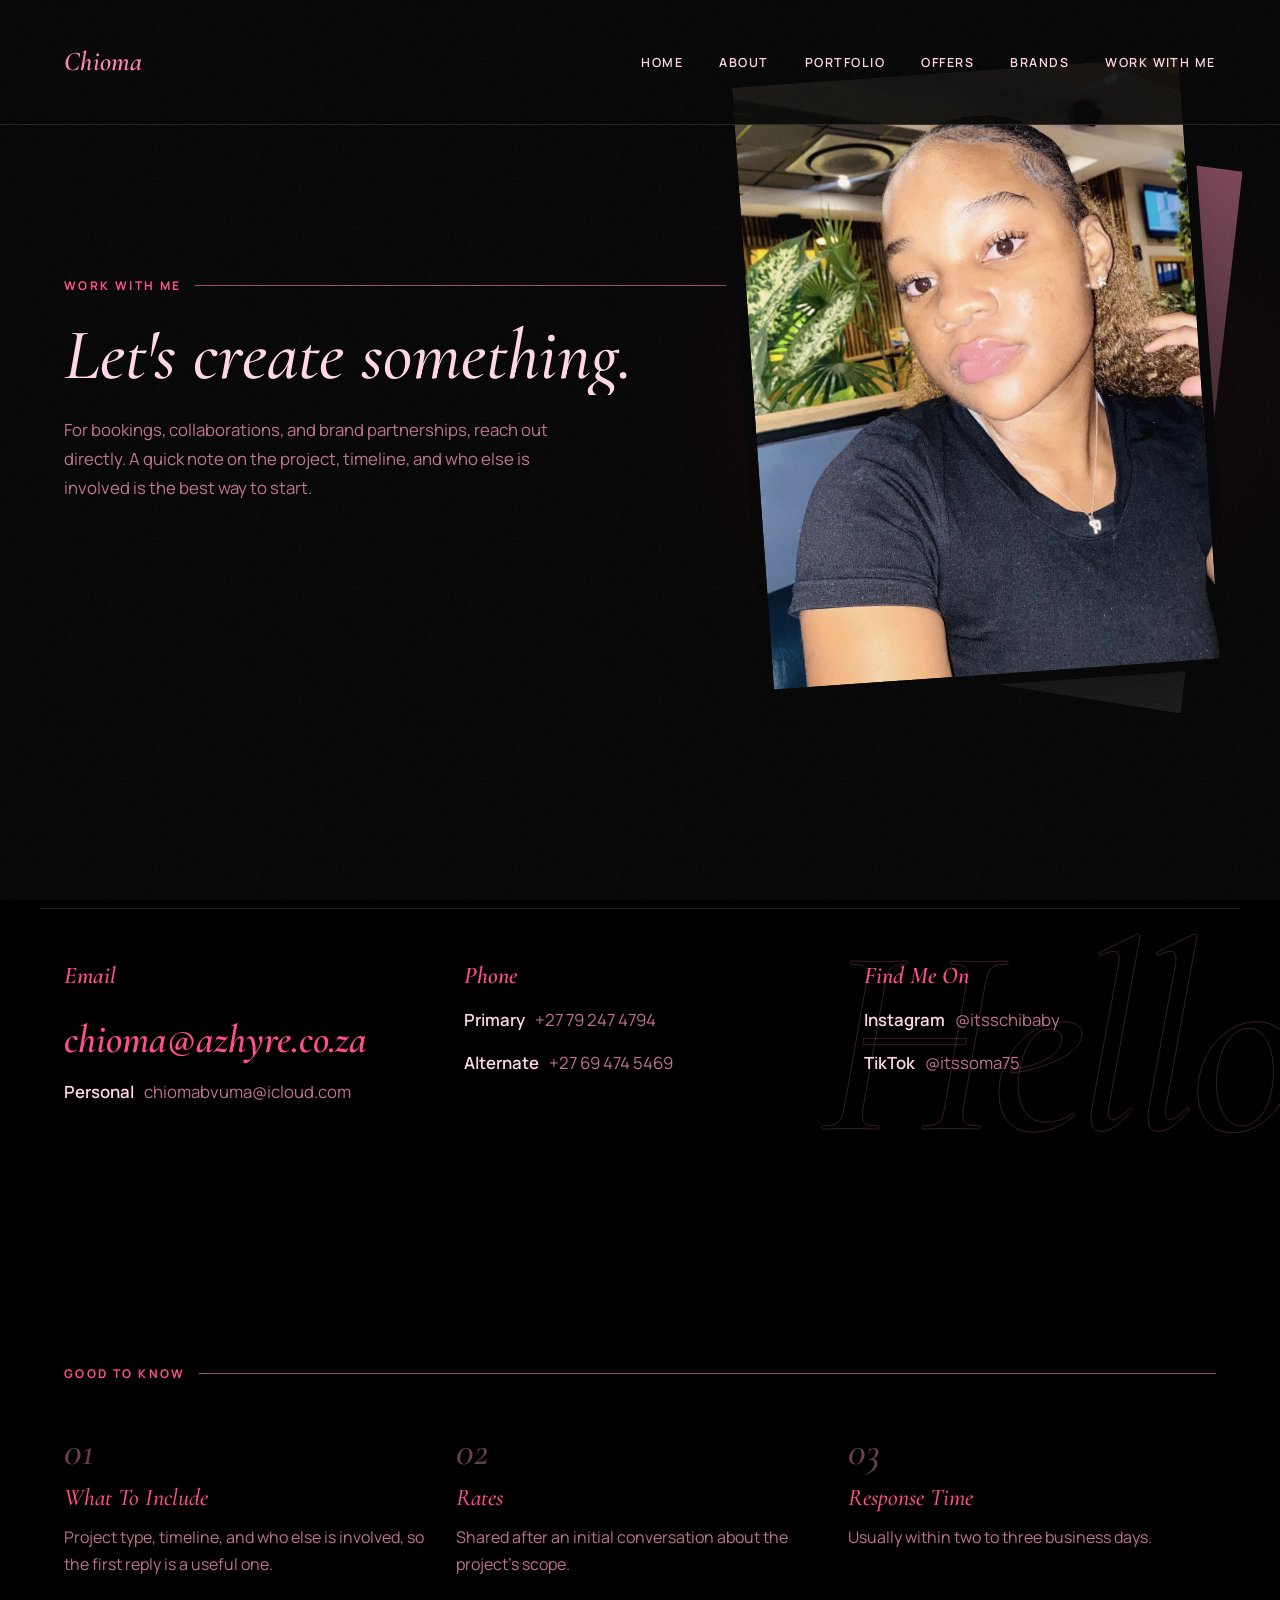
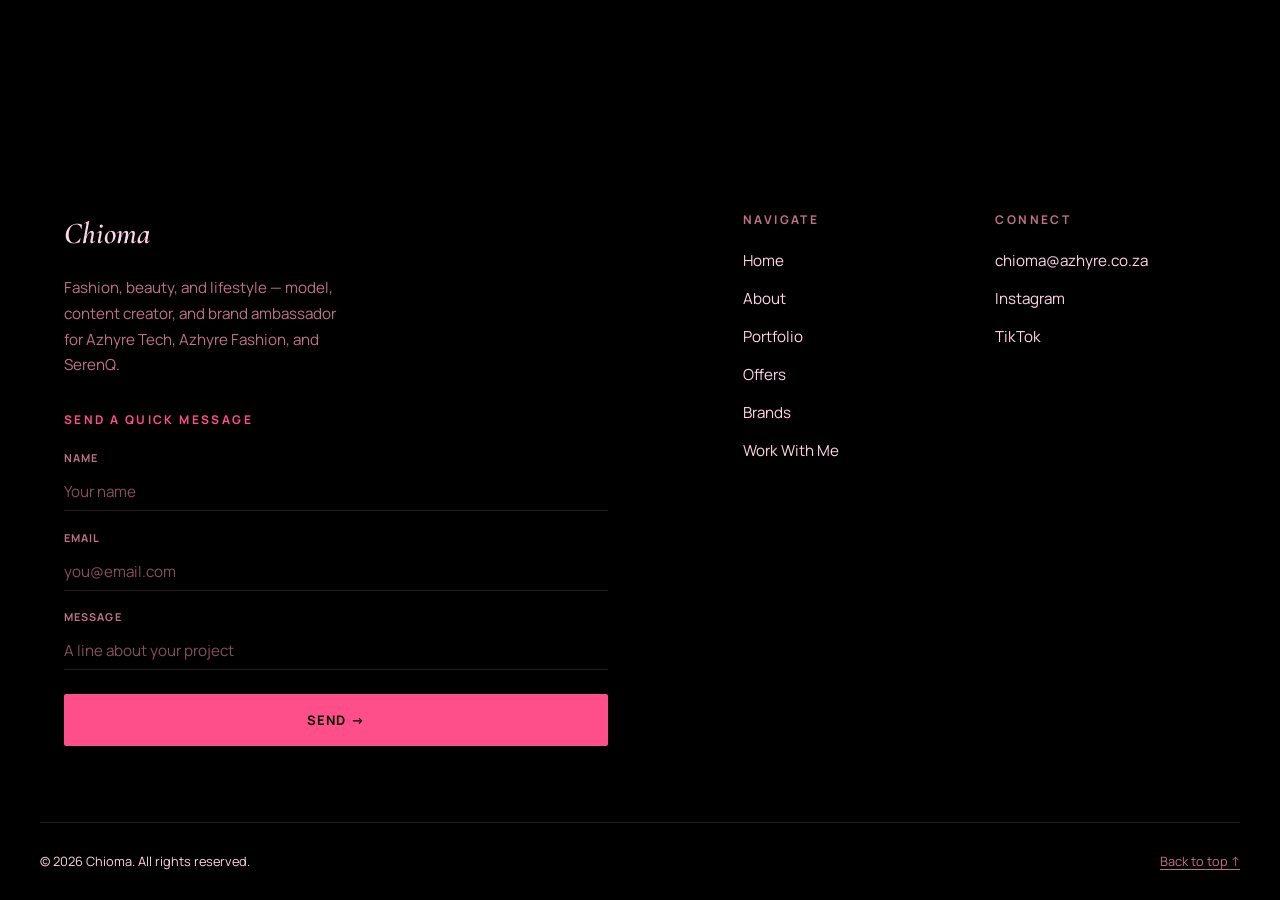
<file: contact.html>
<!DOCTYPE html>
<html lang="en">
<head>
  <meta charset="UTF-8">
  <meta name="viewport" content="width=device-width, initial-scale=1.0">
  <title>Chioma | Work With Me</title>
  <meta name="description" content="Work with Chioma: bookings, collaborations, and brand partnerships.">
  <link rel="icon" href="images/icons/favicon.ico" sizes="any">
  <link rel="apple-touch-icon" href="images/icons/apple-touch-icon.png">
  <link rel="manifest" href="site.webmanifest">
  <meta name="theme-color" content="#000000">

  <!-- Link previews (WhatsApp, iMessage, Instagram, LinkedIn, X...).
       Image URL must be absolute for scrapers. -->
  <meta property="og:type" content="website">
  <meta property="og:site_name" content="Chioma">
  <meta property="og:title" content="Chioma | Work With Me">
  <meta property="og:description" content="Work with Chioma: bookings, collaborations, and brand partnerships.">
  <meta property="og:url" content="https://soma.azhyre.co.za/contact.html">
  <meta property="og:image" content="https://soma.azhyre.co.za/images/og/og-cover.jpg">
  <meta property="og:image:width" content="1200">
  <meta property="og:image:height" content="630">
  <meta property="og:image:alt" content="Chioma, model, creator, brand ambassador.">
  <meta name="twitter:card" content="summary_large_image">
  <link rel="preconnect" href="https://fonts.googleapis.com">
  <link rel="preconnect" href="https://fonts.gstatic.com" crossorigin>
  <link href="https://fonts.googleapis.com/css2?family=Cormorant+Garamond:ital,wght@0,500;0,600;1,500;1,600&family=Manrope:wght@400;500;600;700&display=swap" rel="stylesheet">
  <link rel="stylesheet" href="css/style.css">
  <link rel="stylesheet" href="css/responsive.css">
</head>
<body>
  <!--
    THESIS: the contact page reads as the masthead's "get in touch" line,
    direct and editorial, not a generic contact form.
    OWN-WORLD: inherited from index.html.
    STORY: a visitor with a booking, collaboration, or partnership in
    mind finds exactly how to reach Chioma in seconds.
    FIRST VIEWPORT: page-header masthead, then an email + socials block.
    FORM: established-world extension, no concept roll.
  -->

  <header>
    <nav class="site-nav">
      <div class="glass-ripples" aria-hidden="true"><span></span><span></span><span></span><span></span><span></span><span></span></div>
      <div class="nav-inner container">
        <a href="index.html" class="logo">Chioma</a>
        <button class="nav-toggle" aria-label="Toggle navigation" aria-expanded="false">
          <span class="nav-toggle-bar"></span>
          <span class="nav-toggle-bar"></span>
        </button>
        <div class="nav-scrim"></div>
        <div class="nav-collapse">
          <div class="glass-ripples" aria-hidden="true"><span></span><span></span><span></span><span></span><span></span><span></span></div>
          <ul>
            <li><a href="index.html">Home</a></li>
            <li><a href="about.html">About</a></li>
            <li><a href="portfolio.html">Portfolio</a></li>
            <li><a href="offers.html">Offers</a></li>
            <li><a href="brands/index.html">Brands</a></li>
            <li><a href="contact.html" aria-current="page">Work With Me</a></li>
          </ul>
        </div>
      </div>
    </nav>
  </header>

  <main>
    <section class="page-header">
      <div class="container page-header-grid">
        <div>
          <p class="kicker">Work With Me</p>
          <h1>Let's create something.</h1>
          <p class="page-header-intro">
            For bookings, collaborations, and brand partnerships, reach
            out directly. A quick note on the project, timeline, and
            who else is involved is the best way to start.
          </p>
        </div>
        <figure class="page-header-visual">
          <div class="page-header-photo-frame">
            <div class="page-header-photo-back"></div>
            <div class="page-header-photo">
              <img data-header-photo src="images/portfolio/beauty/beauty-05.jpg" alt="Black and white mirror portrait in a hoodie, hand resting on top of head, looking down at the phone screen." loading="lazy">
            </div>
          </div>
        </figure>
      </div>
    </section>

    <section class="contact-section has-ghost">
      <span class="ghost-word ghost-word--low ghost-word--right" aria-hidden="true">Hello</span>
      <div class="container contact-grid">
        <div class="contact-block">
          <p class="section-kicker">Email</p>
          <a href="mailto:chioma@azhyre.co.za" class="contact-email">chioma@azhyre.co.za</a>
          <div class="contact-socials">
            <a href="mailto:chiomabvuma@icloud.com" class="contact-social">Personal <span>chiomabvuma@icloud.com</span></a>
          </div>
        </div>
        <div class="contact-block">
          <p class="section-kicker">Phone</p>
          <div class="contact-socials">
            <a href="tel:+27792474794" class="contact-social">Primary <span>+27 79 247 4794</span></a>
            <a href="tel:+27694745469" class="contact-social">Alternate <span>+27 69 474 5469</span></a>
          </div>
        </div>
        <div class="contact-block">
          <p class="section-kicker">Find Me On</p>
          <div class="contact-socials">
            <a href="https://www.instagram.com/itsschibaby" class="contact-social">Instagram <span>@itsschibaby</span></a>
            <a href="https://www.tiktok.com/@itssoma75" class="contact-social">TikTok <span>@itssoma75</span></a>
          </div>
        </div>
      </div>
    </section>

    <!-- Good to know -->
    <section class="focus-section">
      <div class="container">
        <p class="kicker">Good To Know</p>
        <div class="focus-list">
          <div class="focus-item">
            <h3>What To Include</h3>
            <p>Project type, timeline, and who else is involved, so the first reply is a useful one.</p>
          </div>
          <div class="focus-item">
            <h3>Rates</h3>
            <p>Shared after an initial conversation about the project's scope.</p>
          </div>
          <div class="focus-item">
            <h3>Response Time</h3>
            <p>Usually within two to three business days.</p>
          </div>
        </div>
      </div>
    </section>
  </main>

  <footer class="site-footer">
    <div class="container footer-top">
      <div class="footer-contact">
        <div class="footer-brand">
          <a href="index.html" class="footer-wordmark">Chioma</a>
          <p>Fashion, beauty, and lifestyle — model, content creator, and brand ambassador for Azhyre Tech, Azhyre Fashion, and SerenQ.</p>
        </div>
        <div class="footer-form-card">
          <p class="footer-label">Send a Quick Message</p>
          <form class="footer-form">
            <div class="footer-form-field">
              <label for="footer-name">Name</label>
              <input type="text" id="footer-name" name="name" placeholder="Your name" required>
            </div>
            <div class="footer-form-field">
              <label for="footer-email">Email</label>
              <input type="email" id="footer-email" name="email" placeholder="you@email.com" required>
            </div>
            <div class="footer-form-field">
              <label for="footer-message">Message</label>
              <input type="text" id="footer-message" name="message" placeholder="A line about your project" required>
            </div>
            <button type="submit" class="btn-primary">Send →</button>
          </form>
          <p class="footer-form-note" aria-live="polite"></p>
        </div>
      </div>
      <div class="footer-link-columns">
        <div>
          <p class="footer-label">Navigate</p>
          <div class="footer-links">
            <a href="index.html">Home</a>
            <a href="about.html">About</a>
            <a href="portfolio.html">Portfolio</a>
            <a href="offers.html">Offers</a>
            <a href="brands/index.html">Brands</a>
            <a href="contact.html">Work With Me</a>
          </div>
        </div>
        <div>
          <p class="footer-label">Connect</p>
          <div class="footer-links">
            <a href="mailto:chioma@azhyre.co.za">chioma@azhyre.co.za</a>
            <a href="https://www.instagram.com/itsschibaby">Instagram</a>
            <a href="https://www.tiktok.com/@itssoma75">TikTok</a>
          </div>
        </div>
      </div>
    </div>
    <div class="container footer-bottom">
      <p>&copy; 2026 Chioma. All rights reserved.</p>
      <a href="#">Back to top ↑</a>
    </div>
  </footer>

  <script src="js/main.js"></script>
</body>
</html>
</file>
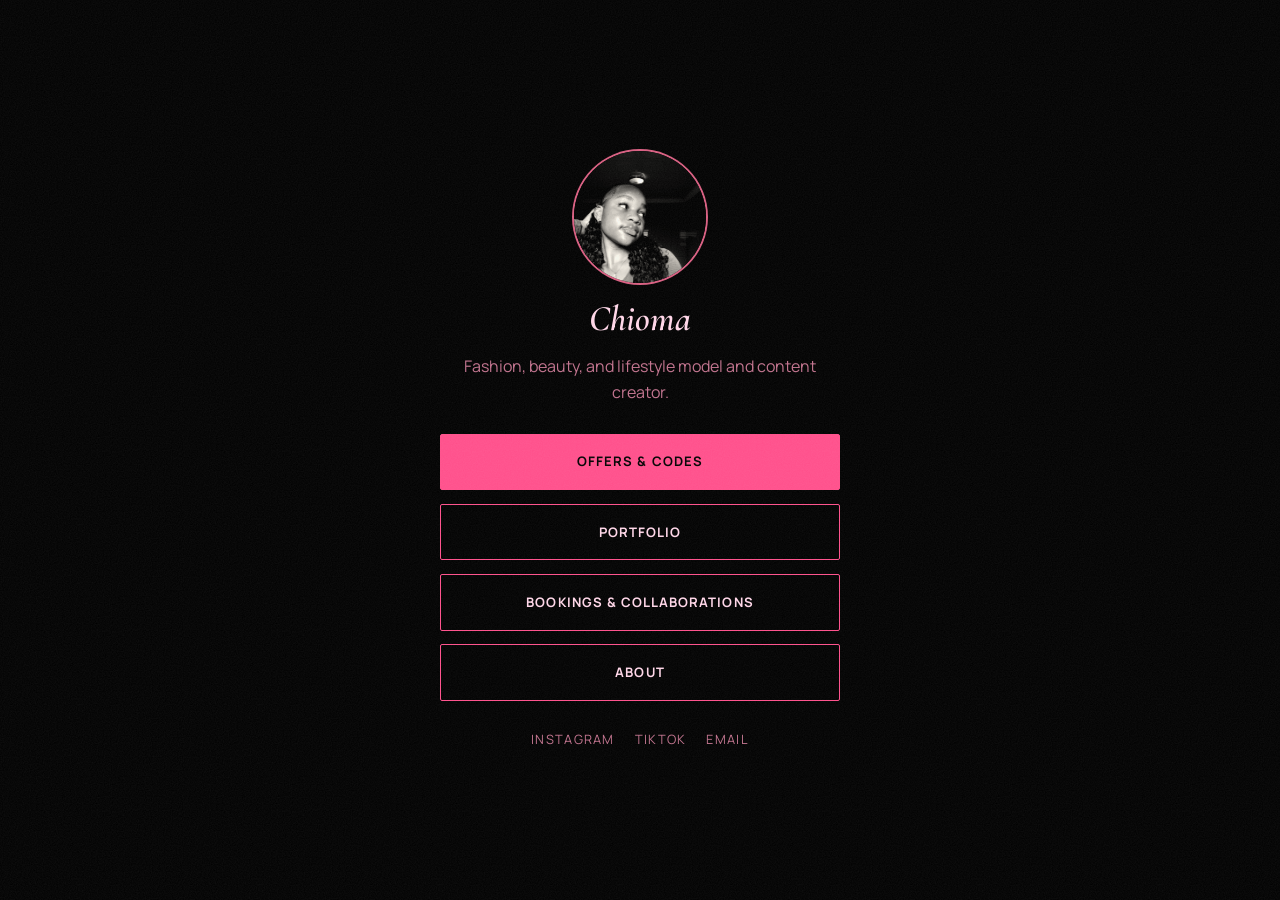
<file: link.html>
<!DOCTYPE html>
<html lang="en">
<head>
  <meta charset="UTF-8">
  <meta name="viewport" content="width=device-width, initial-scale=1.0">
  <title>Chioma | Links</title>
  <meta name="description" content="Chioma: links to offers, portfolio, bookings, and social.">
  <link rel="icon" href="images/icons/favicon.ico">
  <link rel="preconnect" href="https://fonts.googleapis.com">
  <link rel="preconnect" href="https://fonts.gstatic.com" crossorigin>
  <link href="https://fonts.googleapis.com/css2?family=Cormorant+Garamond:ital,wght@0,500;0,600;1,500;1,600&family=Manrope:wght@400;500;600;700&display=swap" rel="stylesheet">
  <link rel="stylesheet" href="css/style.css">
  <link rel="stylesheet" href="css/responsive.css">
</head>
<body class="links-page">
  <main class="links-main">
    <div class="links-card">
      <img class="links-avatar" src="images/portfolio/fashion/fashion-01.jpg" alt="Chioma" style="object-position: center 30%;">
      <h1 class="links-name">Chioma</h1>
      <p class="links-bio">Fashion, beauty, and lifestyle model and content creator.</p>

      <!-- Each link is one button. To add a Shopify store link, copy a button and
           set href to your store URL. -->
      <nav class="links-stack" aria-label="Links">
        <a class="link-button link-button--primary" href="offers.html">Offers &amp; codes</a>
        <a class="link-button" href="portfolio.html">Portfolio</a>
        <a class="link-button" href="contact.html">Bookings &amp; collaborations</a>
        <a class="link-button" href="about.html">About</a>
      </nav>

      <div class="links-social">
        <a href="https://www.instagram.com/itsschibaby">Instagram</a>
        <a href="https://www.tiktok.com/@itssoma75">TikTok</a>
        <a href="mailto:chioma@azhyre.co.za">Email</a>
      </div>
    </div>
  </main>

  <script src="js/main.js"></script>
</body>
</html>
</file>
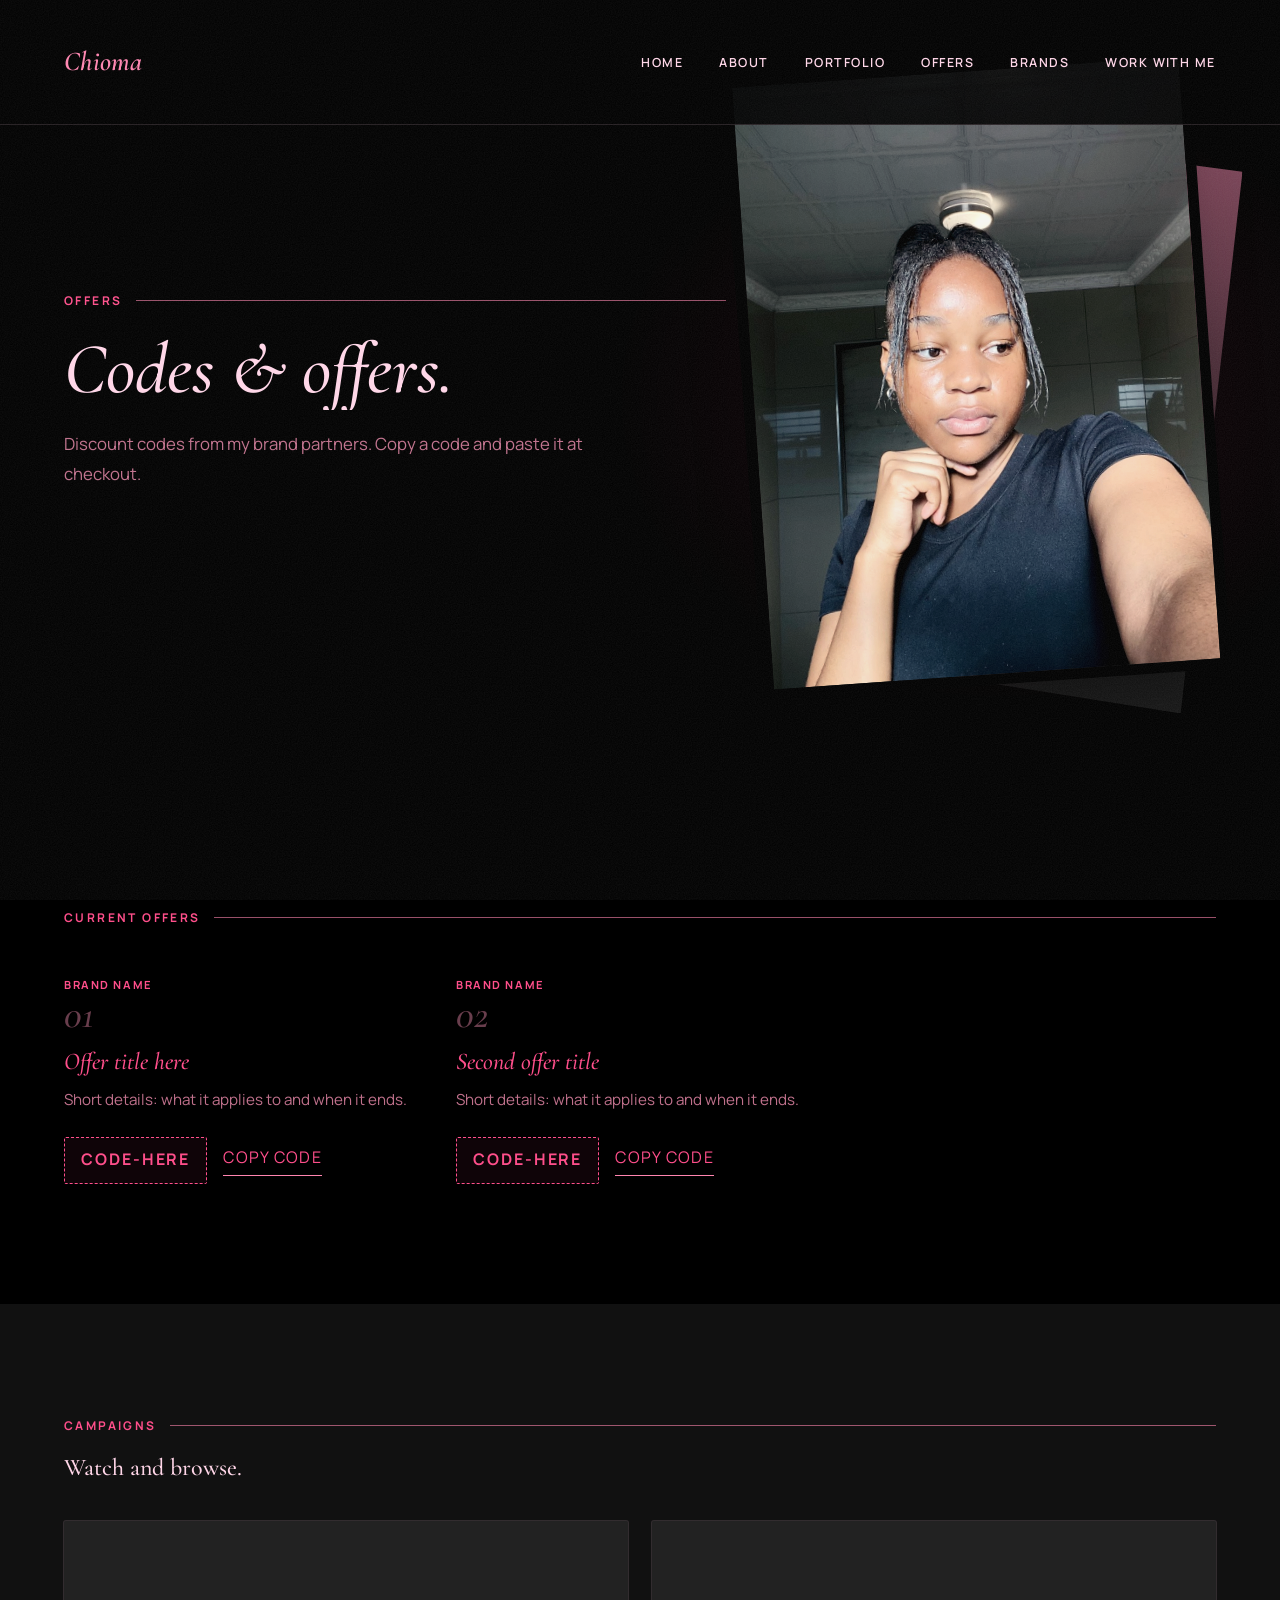
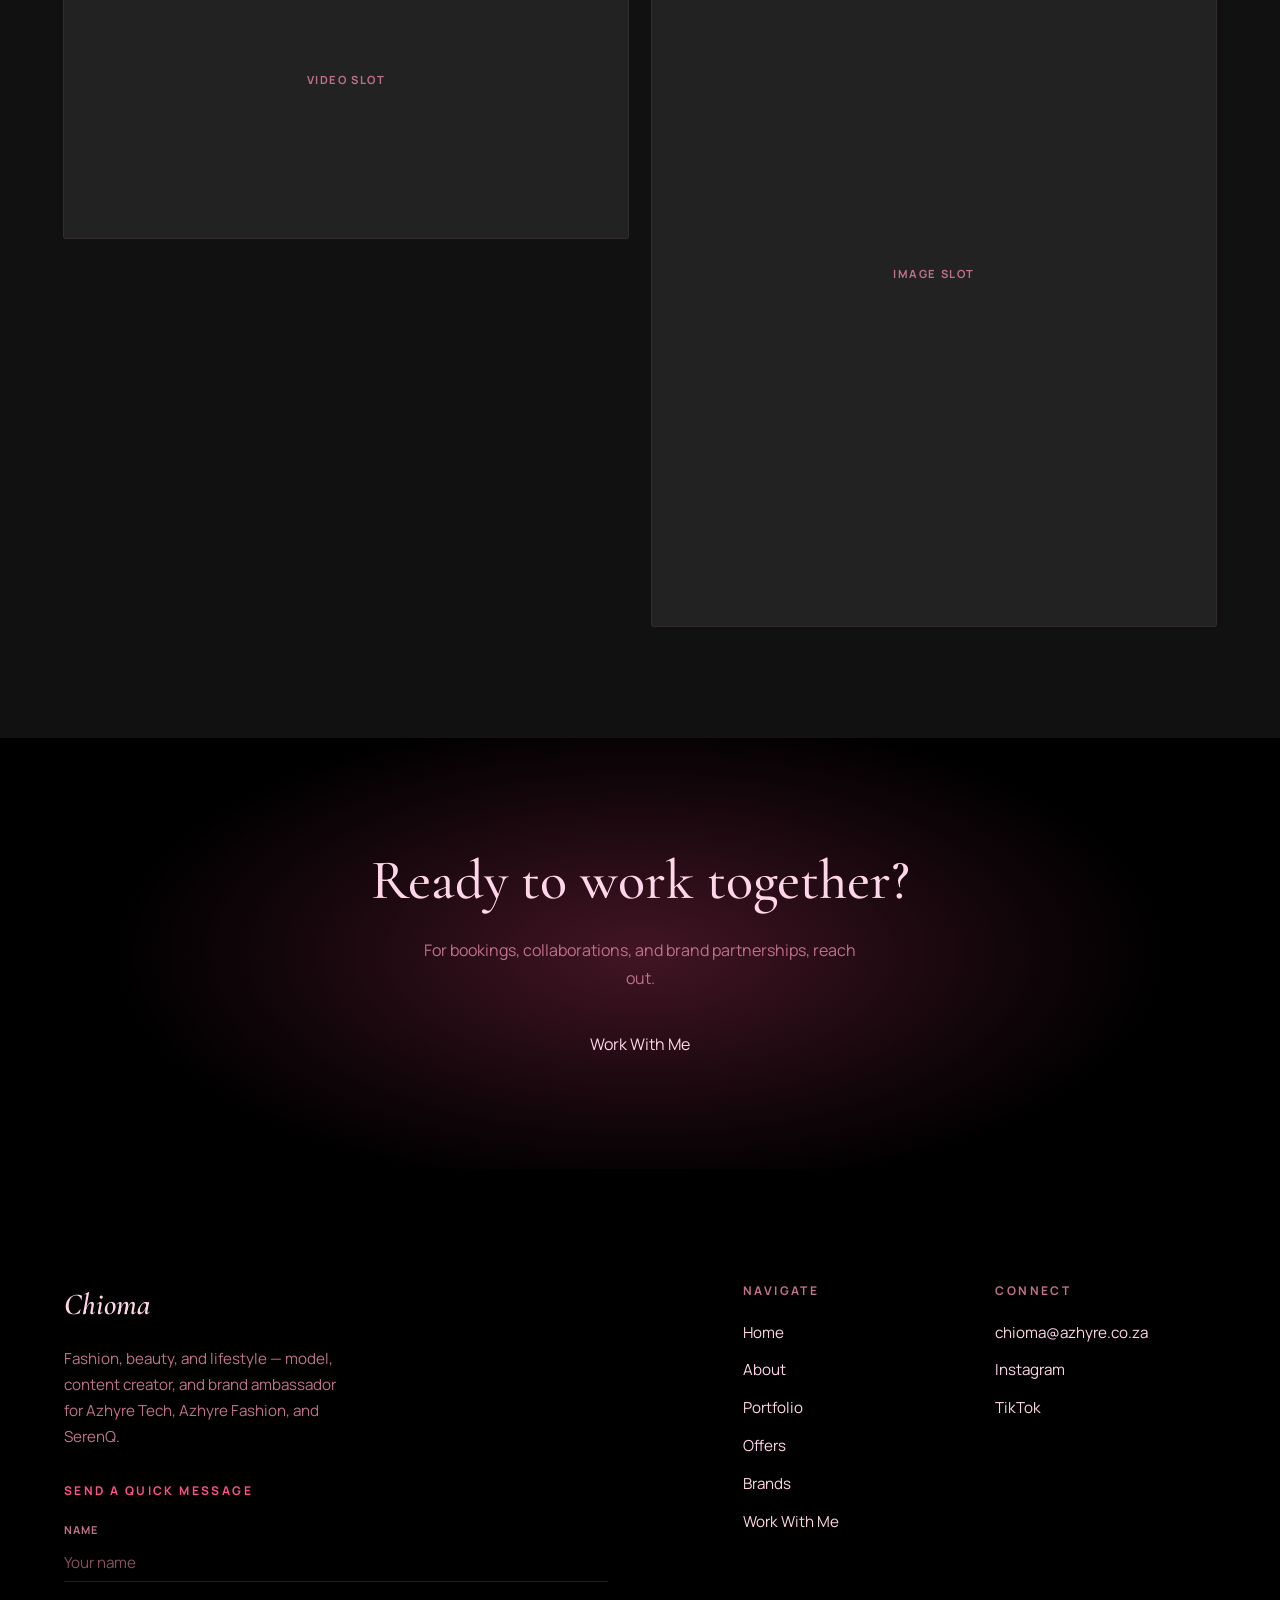
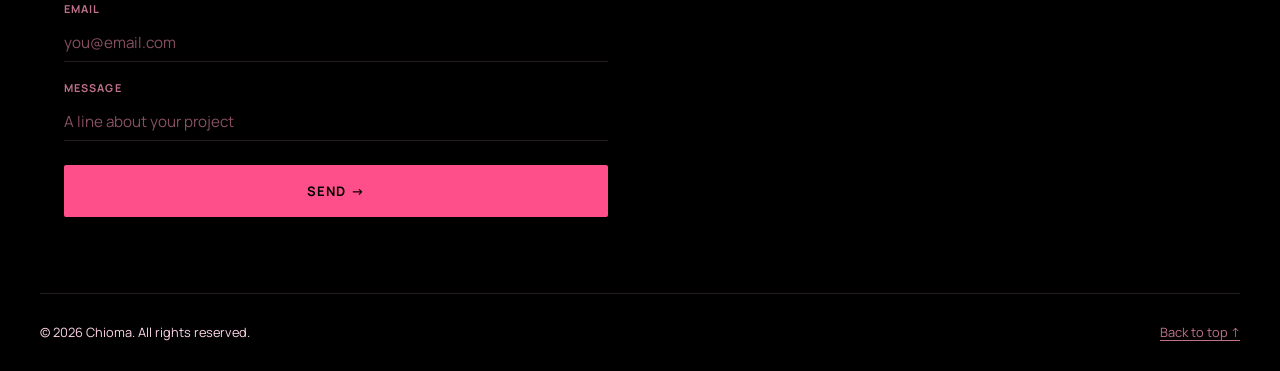
<file: offers.html>
<!DOCTYPE html>
<html lang="en">
<head>
  <meta charset="UTF-8">
  <meta name="viewport" content="width=device-width, initial-scale=1.0">
  <title>Chioma | Offers</title>
  <meta name="description" content="Discount codes and current offers from Chioma and her brand partners.">
  <link rel="icon" href="images/icons/favicon.ico" sizes="any">
  <link rel="apple-touch-icon" href="images/icons/apple-touch-icon.png">
  <link rel="manifest" href="site.webmanifest">
  <meta name="theme-color" content="#000000">

  <!-- Link previews (WhatsApp, iMessage, Instagram, LinkedIn, X...).
       Image URL must be absolute for scrapers. -->
  <meta property="og:type" content="website">
  <meta property="og:site_name" content="Chioma">
  <meta property="og:title" content="Chioma | Portfolio">
  <meta property="og:description" content="Chioma's portfolio: fashion, beauty, and lifestyle work.">
  <meta property="og:url" content="https://soma.azhyre.co.za/portfolio.html">
  <meta property="og:image" content="https://soma.azhyre.co.za/images/og/og-cover.jpg">
  <meta property="og:image:width" content="1200">
  <meta property="og:image:height" content="630">
  <meta property="og:image:alt" content="Chioma, model, creator, brand ambassador.">
  <meta name="twitter:card" content="summary_large_image">
  <link rel="preconnect" href="https://fonts.googleapis.com">
  <link rel="preconnect" href="https://fonts.gstatic.com" crossorigin>
  <link href="https://fonts.googleapis.com/css2?family=Cormorant+Garamond:ital,wght@0,500;0,600;1,500;1,600&family=Manrope:wght@400;500;600;700&display=swap" rel="stylesheet">
  <link rel="stylesheet" href="css/style.css">
  <link rel="stylesheet" href="css/responsive.css">
</head>
<body>
  <!--
    THESIS: the portfolio reads as a magazine contact sheet, varied crop
    and scale per frame, not a uniform photo-grid gallery.
    OWN-WORLD: inherited from index.html.
    STORY: a visitor filters by category and opens a frame to see it at
    scale, exactly the browsing behaviour a real lookbook rewards.
    FIRST VIEWPORT: page-header masthead, then filter pills, then the
    asymmetric contact-sheet grid.
    FORM: established-world extension, no concept roll.
  -->

  <header>
    <nav class="site-nav">
      <div class="glass-ripples" aria-hidden="true"><span></span><span></span><span></span><span></span><span></span><span></span></div>
      <div class="nav-inner container">
        <a href="index.html" class="logo">Chioma</a>
        <button class="nav-toggle" aria-label="Toggle navigation" aria-expanded="false">
          <span class="nav-toggle-bar"></span>
          <span class="nav-toggle-bar"></span>
        </button>
        <div class="nav-scrim"></div>
        <div class="nav-collapse">
          <div class="glass-ripples" aria-hidden="true"><span></span><span></span><span></span><span></span><span></span><span></span></div>
          <ul>
            <li><a href="index.html">Home</a></li>
            <li><a href="about.html">About</a></li>
            <li><a href="portfolio.html">Portfolio</a></li>
            <li><a href="offers.html" aria-current="page">Offers</a></li>
            <li><a href="brands/index.html">Brands</a></li>
            <li><a href="contact.html">Work With Me</a></li>
          </ul>
        </div>
      </div>
    </nav>
  </header>

  <main>
    <section class="page-header">
      <div class="container page-header-grid">
        <div>
          <p class="kicker">Offers</p>
          <h1>Codes &amp; offers.</h1>
          <p class="page-header-intro">
            Discount codes from my brand partners. Copy a code and paste it at checkout.
          </p>
        </div>
        <figure class="page-header-visual">
          <div class="page-header-photo-frame">
            <div class="page-header-photo-back"></div>
            <div class="page-header-photo">
              <img data-header-photo src="images/portfolio/fashion/fashion-01.jpg" alt="Portrait for the offers page." loading="lazy">
            </div>
          </div>
        </figure>
      </div>
    </section>

    <!-- OFFERS: copy one card per offer, then paste the Shopify code and details.
         Replace CODE-HERE with the code exactly as it appears in Shopify, and
         change the brand, title, and details. Delete any card you don't need. -->
    <section class="offers-section">
      <div class="container">
        <p class="kicker">Current offers</p>
        <div class="focus-list offer-list">
          <article class="focus-item offer-card">
            <p class="offer-brand">Brand name</p>
            <h3>Offer title here</h3>
            <p>Short details: what it applies to and when it ends.</p>
            <div class="offer-code">
              <code>CODE-HERE</code>
              <button type="button" class="btn-secondary offer-copy" data-copy="CODE-HERE">Copy code</button>
            </div>
          </article>
          <article class="focus-item offer-card">
            <p class="offer-brand">Brand name</p>
            <h3>Second offer title</h3>
            <p>Short details: what it applies to and when it ends.</p>
            <div class="offer-code">
              <code>CODE-HERE</code>
              <button type="button" class="btn-secondary offer-copy" data-copy="CODE-HERE">Copy code</button>
            </div>
          </article>
        </div>
      </div>
    </section>

    <!-- CAMPAIGNS: paste an embed code (YouTube, Instagram, TikTok, Vimeo) into
         an .embed-frame, or swap the placeholder for a photo in a second
         .embed-frame. Delete the "embed-frame-empty" label once you paste. -->
    <section class="campaigns-section">
      <div class="container">
        <p class="kicker">Campaigns</p>
        <h2>Watch and browse.</h2>
        <div class="embed-grid">
          <div class="embed-frame">
            <span class="embed-frame-empty">Video slot</span>
          </div>
          <div class="embed-frame embed-frame--portrait">
            <span class="embed-frame-empty">Image slot</span>
          </div>
        </div>
      </div>
    </section>

    <section class="cta-close">
      <div class="container reveal">
        <h2>Ready to work together?</h2>
        <p>
          For bookings, collaborations, and brand partnerships, reach out.
        </p>
        <a href="contact.html" class="btn-primary-inverse">Work With Me</a>
      </div>
    </section>
  </main>

  <footer class="site-footer">
    <div class="container footer-top">
      <div class="footer-contact">
        <div class="footer-brand">
          <a href="index.html" class="footer-wordmark">Chioma</a>
          <p>Fashion, beauty, and lifestyle — model, content creator, and brand ambassador for Azhyre Tech, Azhyre Fashion, and SerenQ.</p>
        </div>
        <div class="footer-form-card">
          <p class="footer-label">Send a Quick Message</p>
          <form class="footer-form">
            <div class="footer-form-field">
              <label for="footer-name">Name</label>
              <input type="text" id="footer-name" name="name" placeholder="Your name" required>
            </div>
            <div class="footer-form-field">
              <label for="footer-email">Email</label>
              <input type="email" id="footer-email" name="email" placeholder="you@email.com" required>
            </div>
            <div class="footer-form-field">
              <label for="footer-message">Message</label>
              <input type="text" id="footer-message" name="message" placeholder="A line about your project" required>
            </div>
            <button type="submit" class="btn-primary">Send →</button>
          </form>
          <p class="footer-form-note" aria-live="polite"></p>
        </div>
      </div>
      <div class="footer-link-columns">
        <div>
          <p class="footer-label">Navigate</p>
          <div class="footer-links">
            <a href="index.html">Home</a>
            <a href="about.html">About</a>
            <a href="portfolio.html">Portfolio</a>
            <a href="offers.html">Offers</a>
            <a href="brands/index.html">Brands</a>
            <a href="contact.html">Work With Me</a>
          </div>
        </div>
        <div>
          <p class="footer-label">Connect</p>
          <div class="footer-links">
            <a href="mailto:chioma@azhyre.co.za">chioma@azhyre.co.za</a>
            <a href="https://www.instagram.com/itsschibaby">Instagram</a>
            <a href="https://www.tiktok.com/@itssoma75">TikTok</a>
          </div>
        </div>
      </div>
    </div>
    <div class="container footer-bottom">
      <p>&copy; 2026 Chioma. All rights reserved.</p>
      <a href="#">Back to top ↑</a>
    </div>
  </footer>

  <div class="lightbox-overlay" aria-hidden="true">
    <div class="lightbox-content"></div>
  </div>

  <script src="js/main.js"></script>
</body>
</html>
</file>
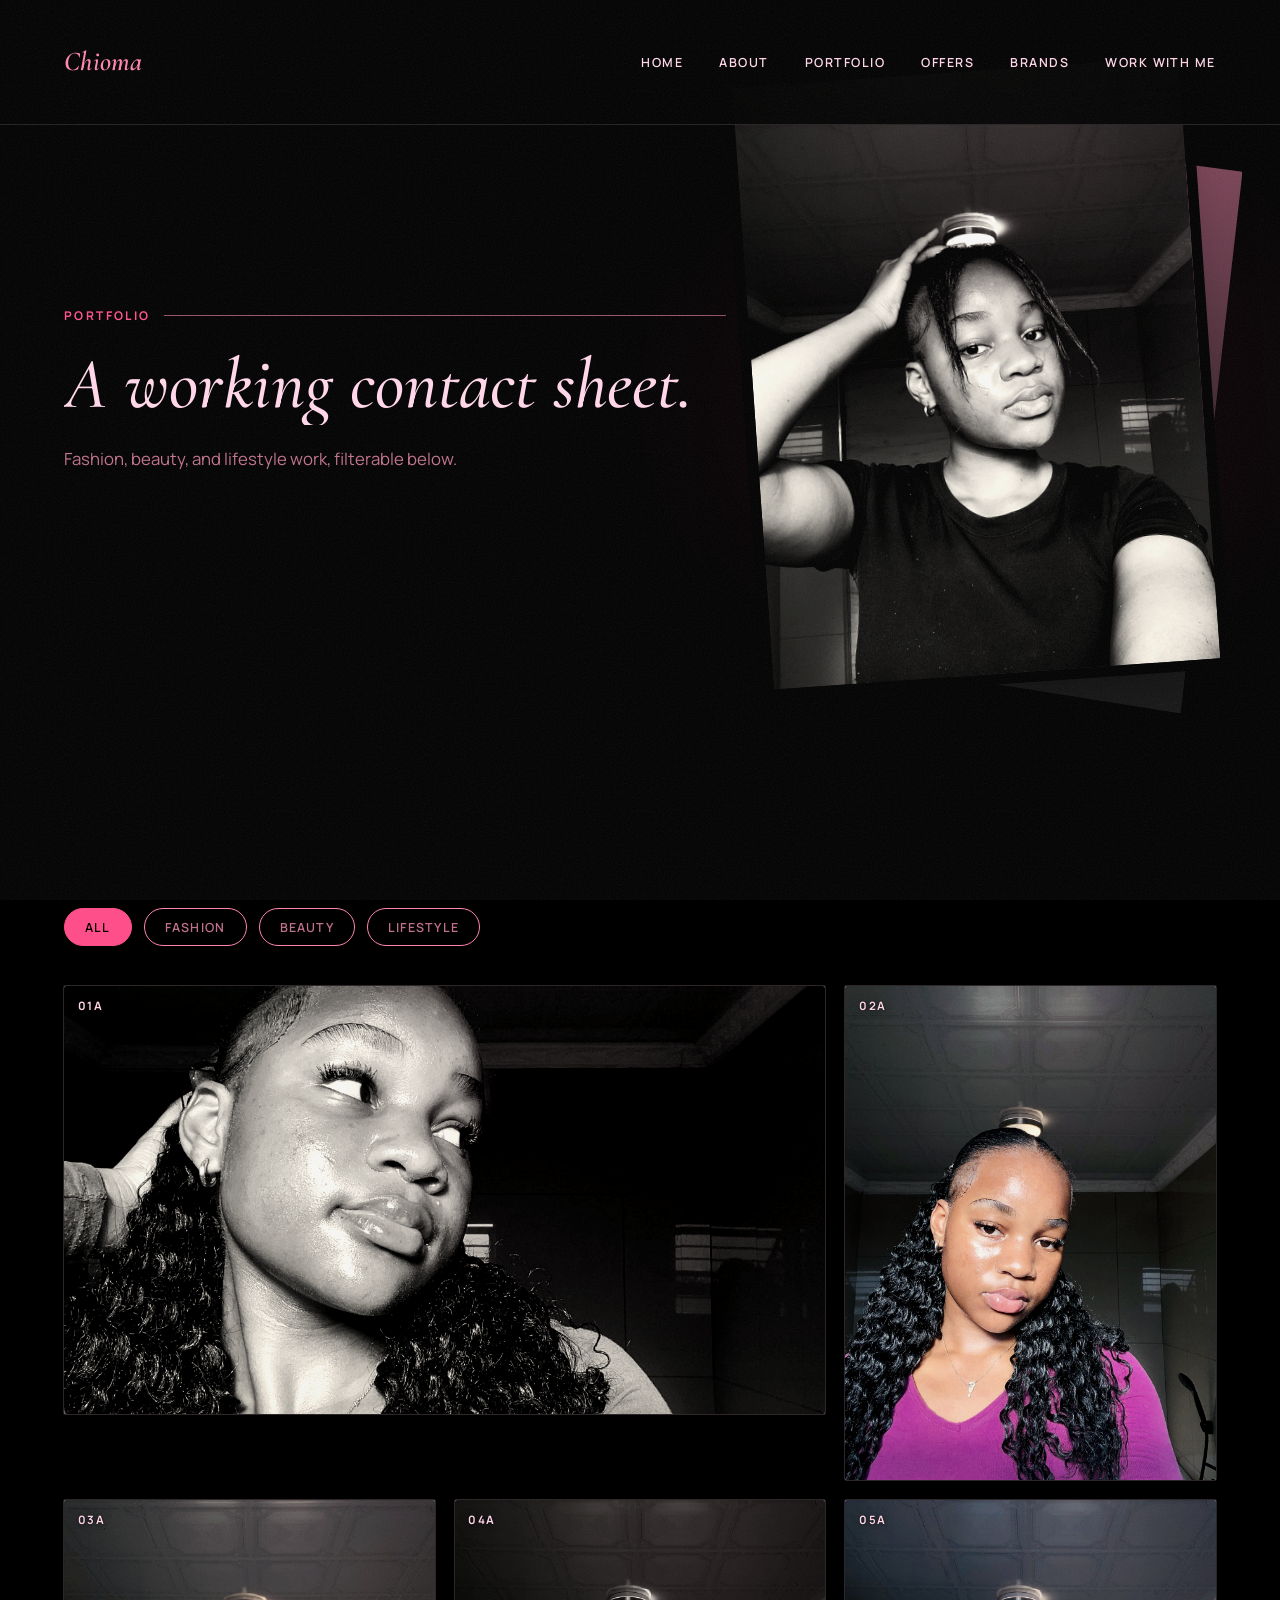
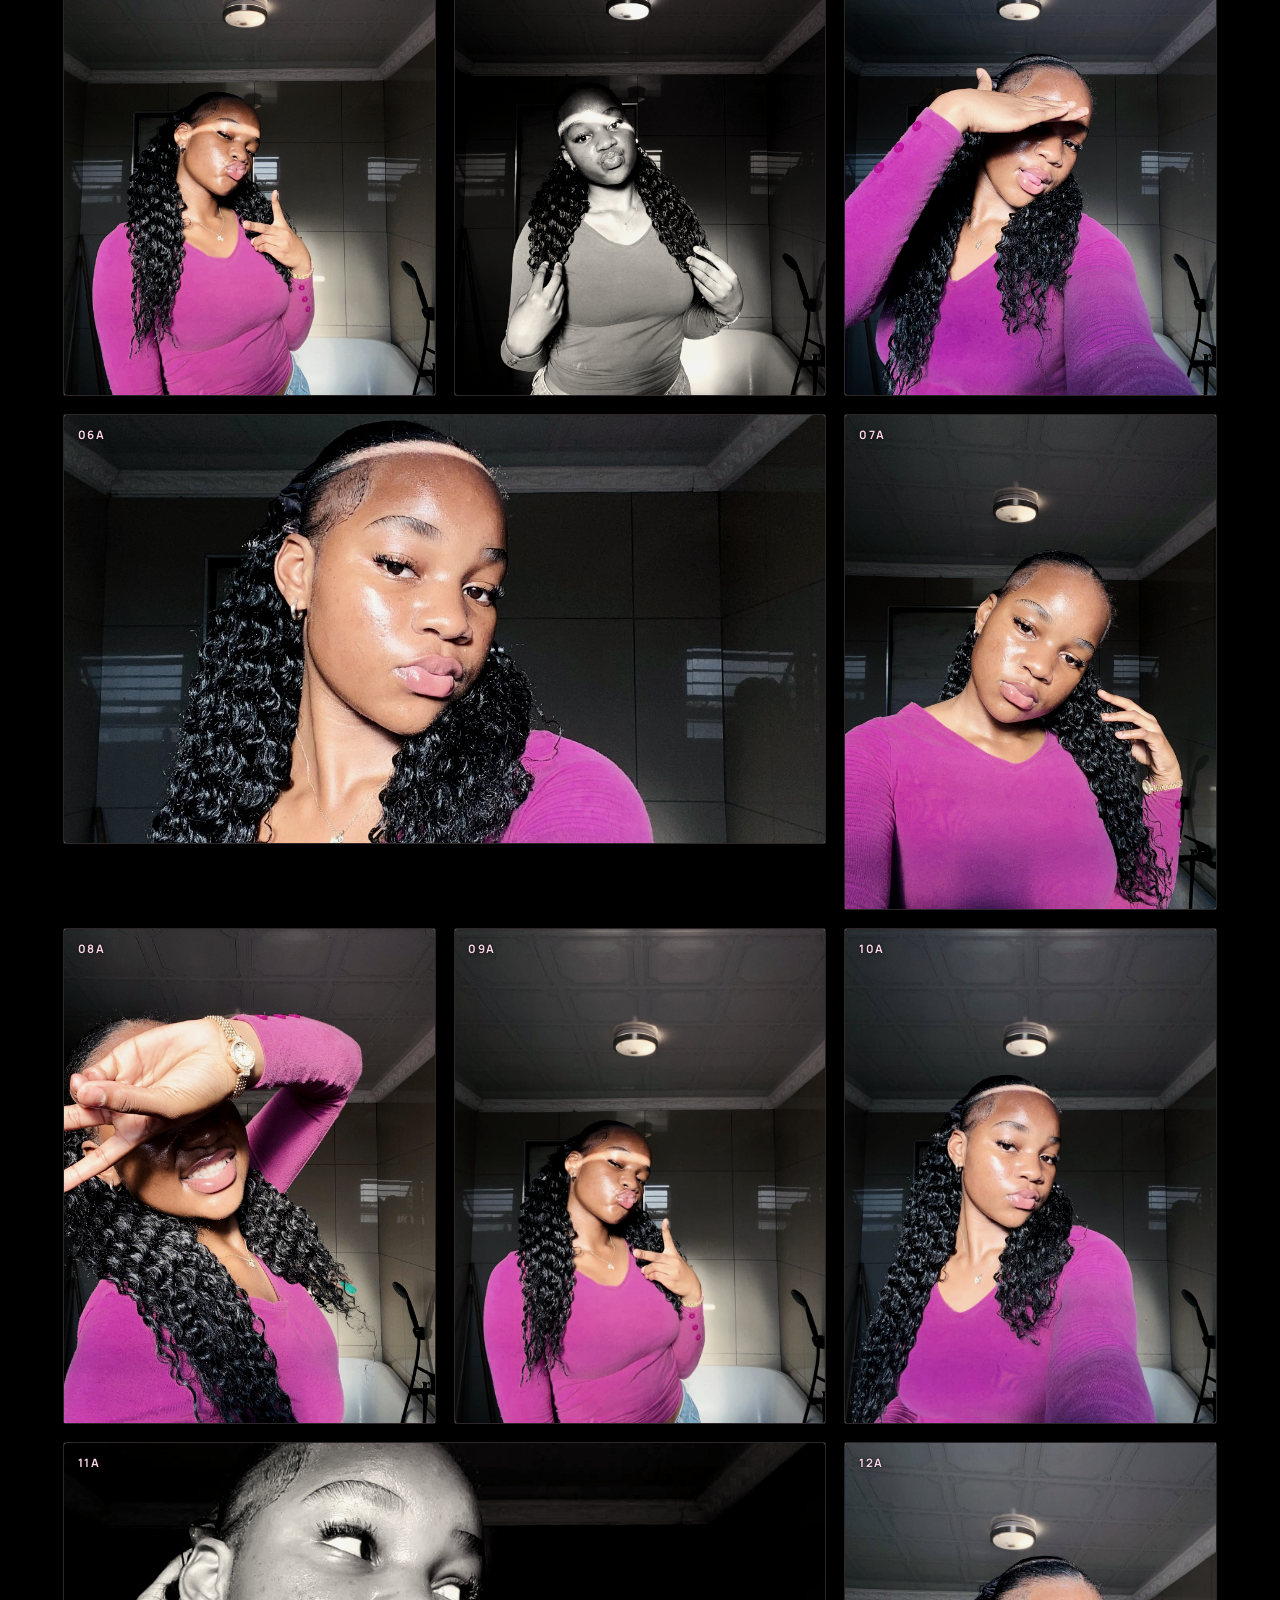
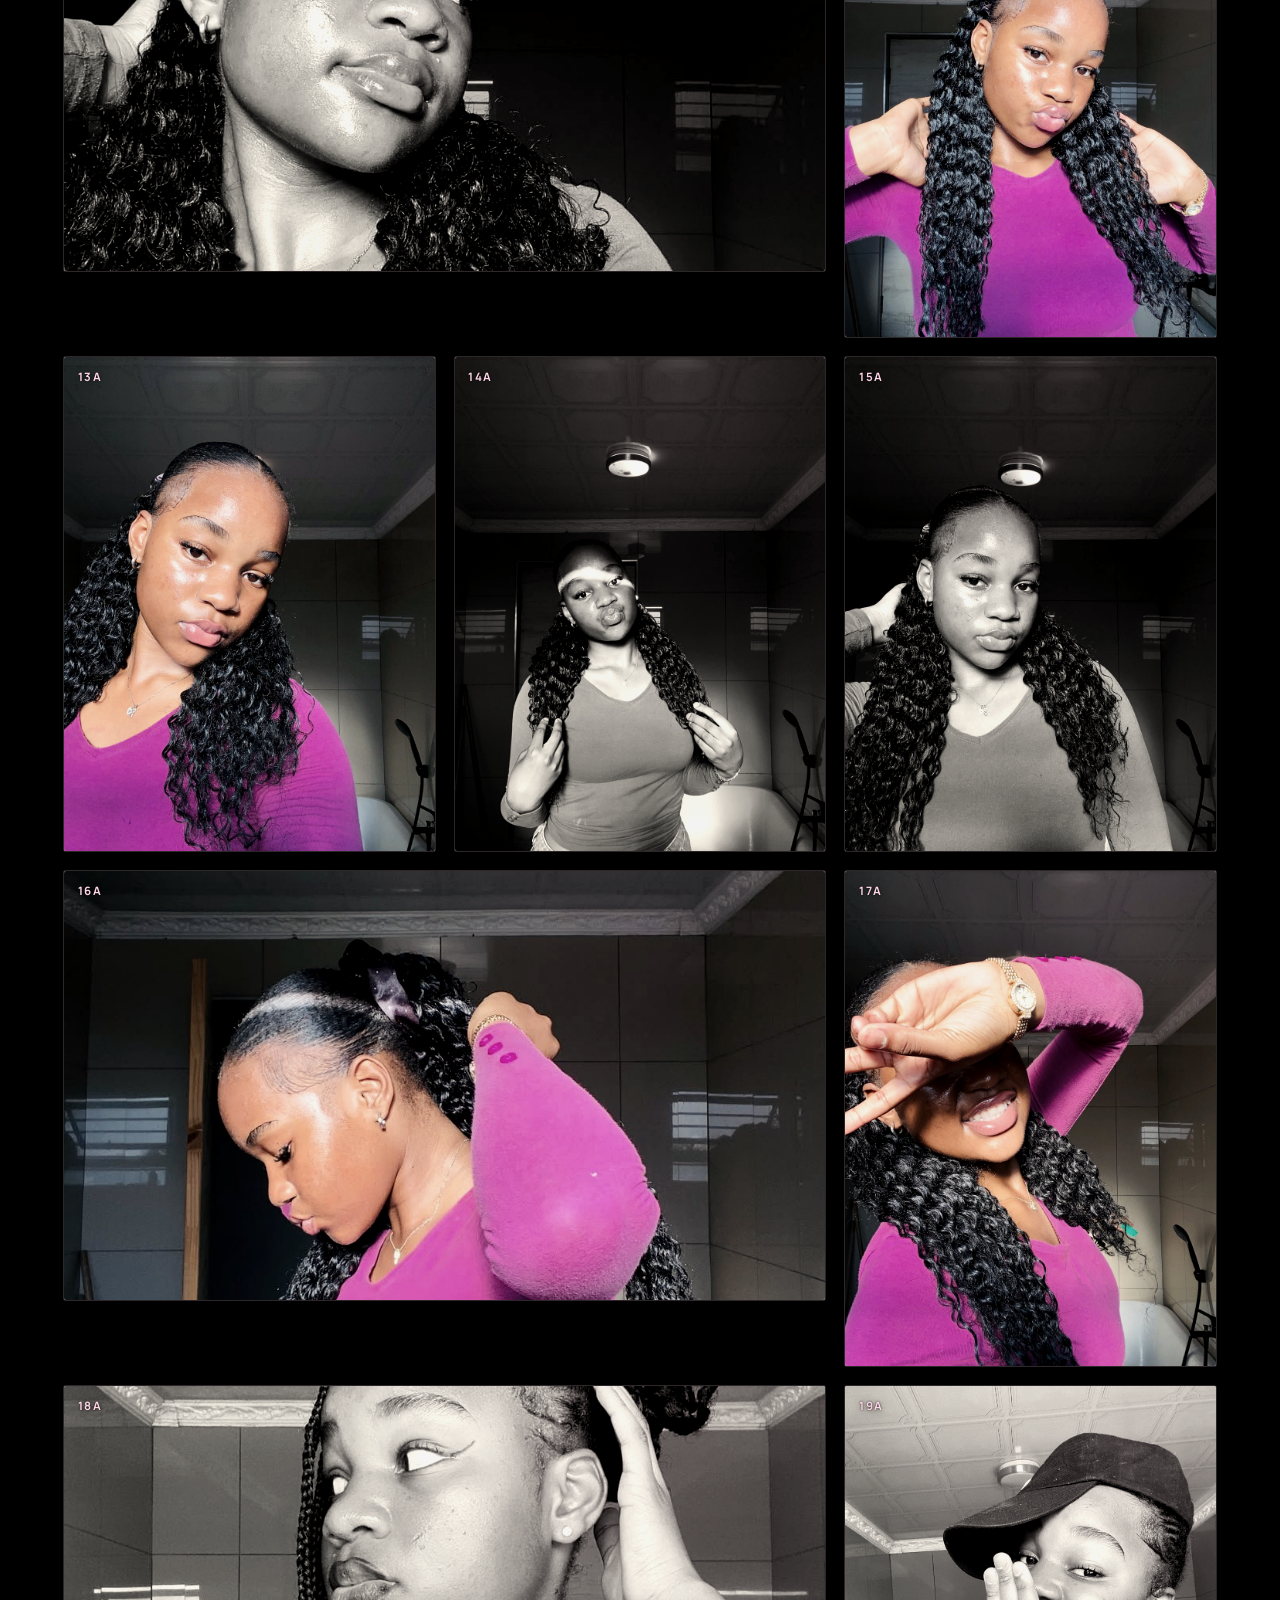
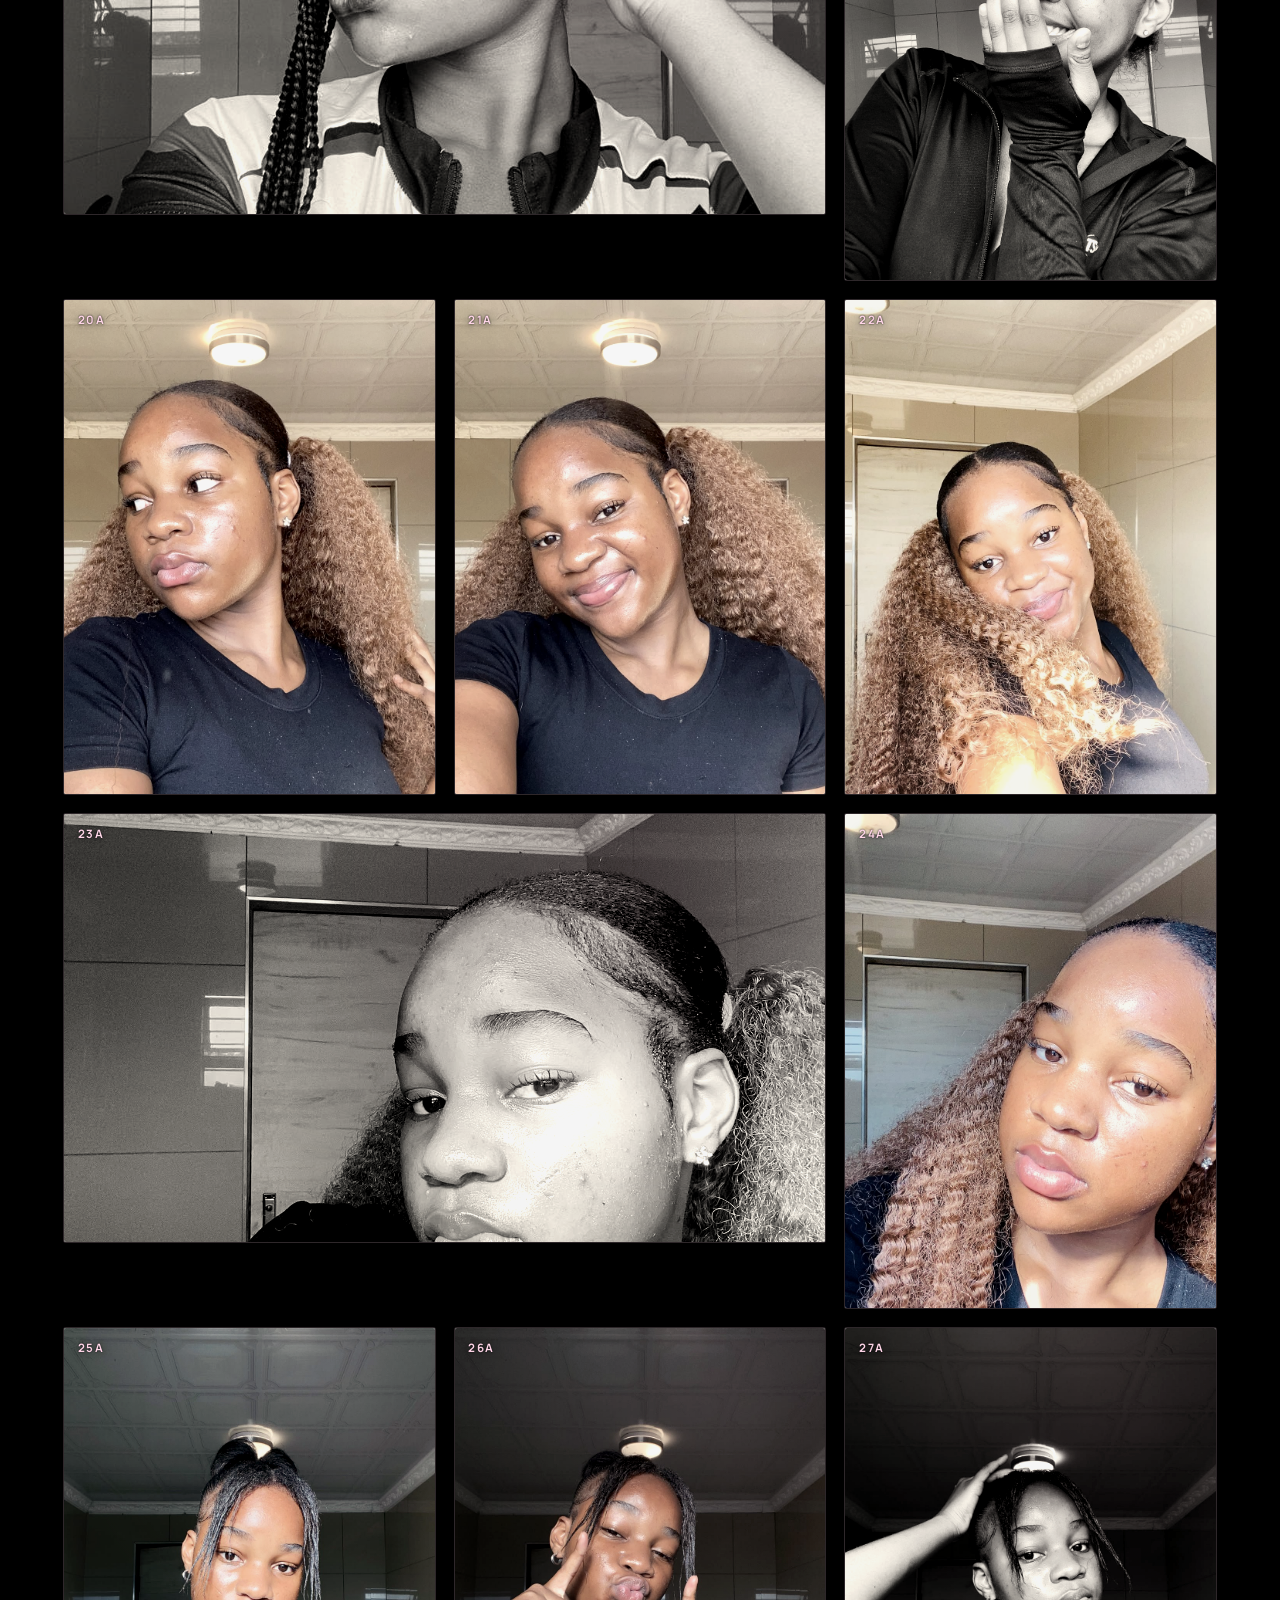
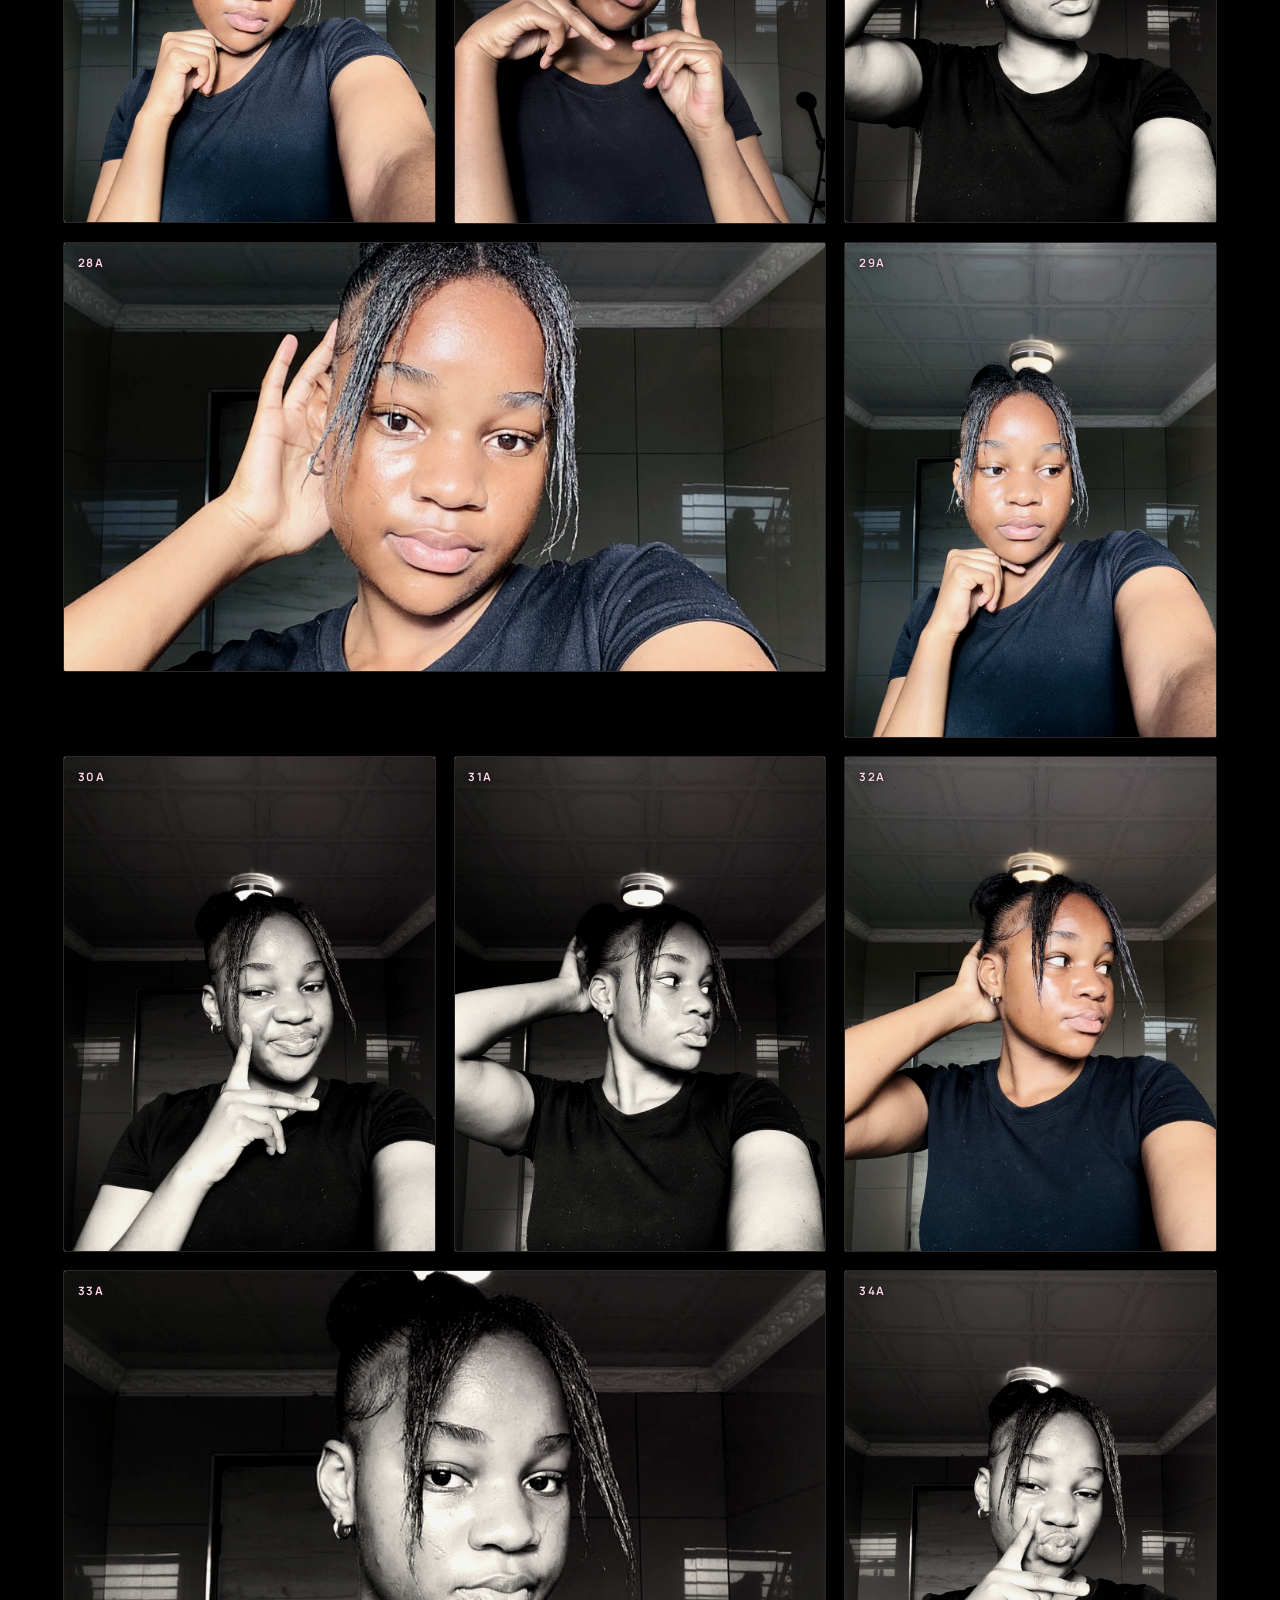
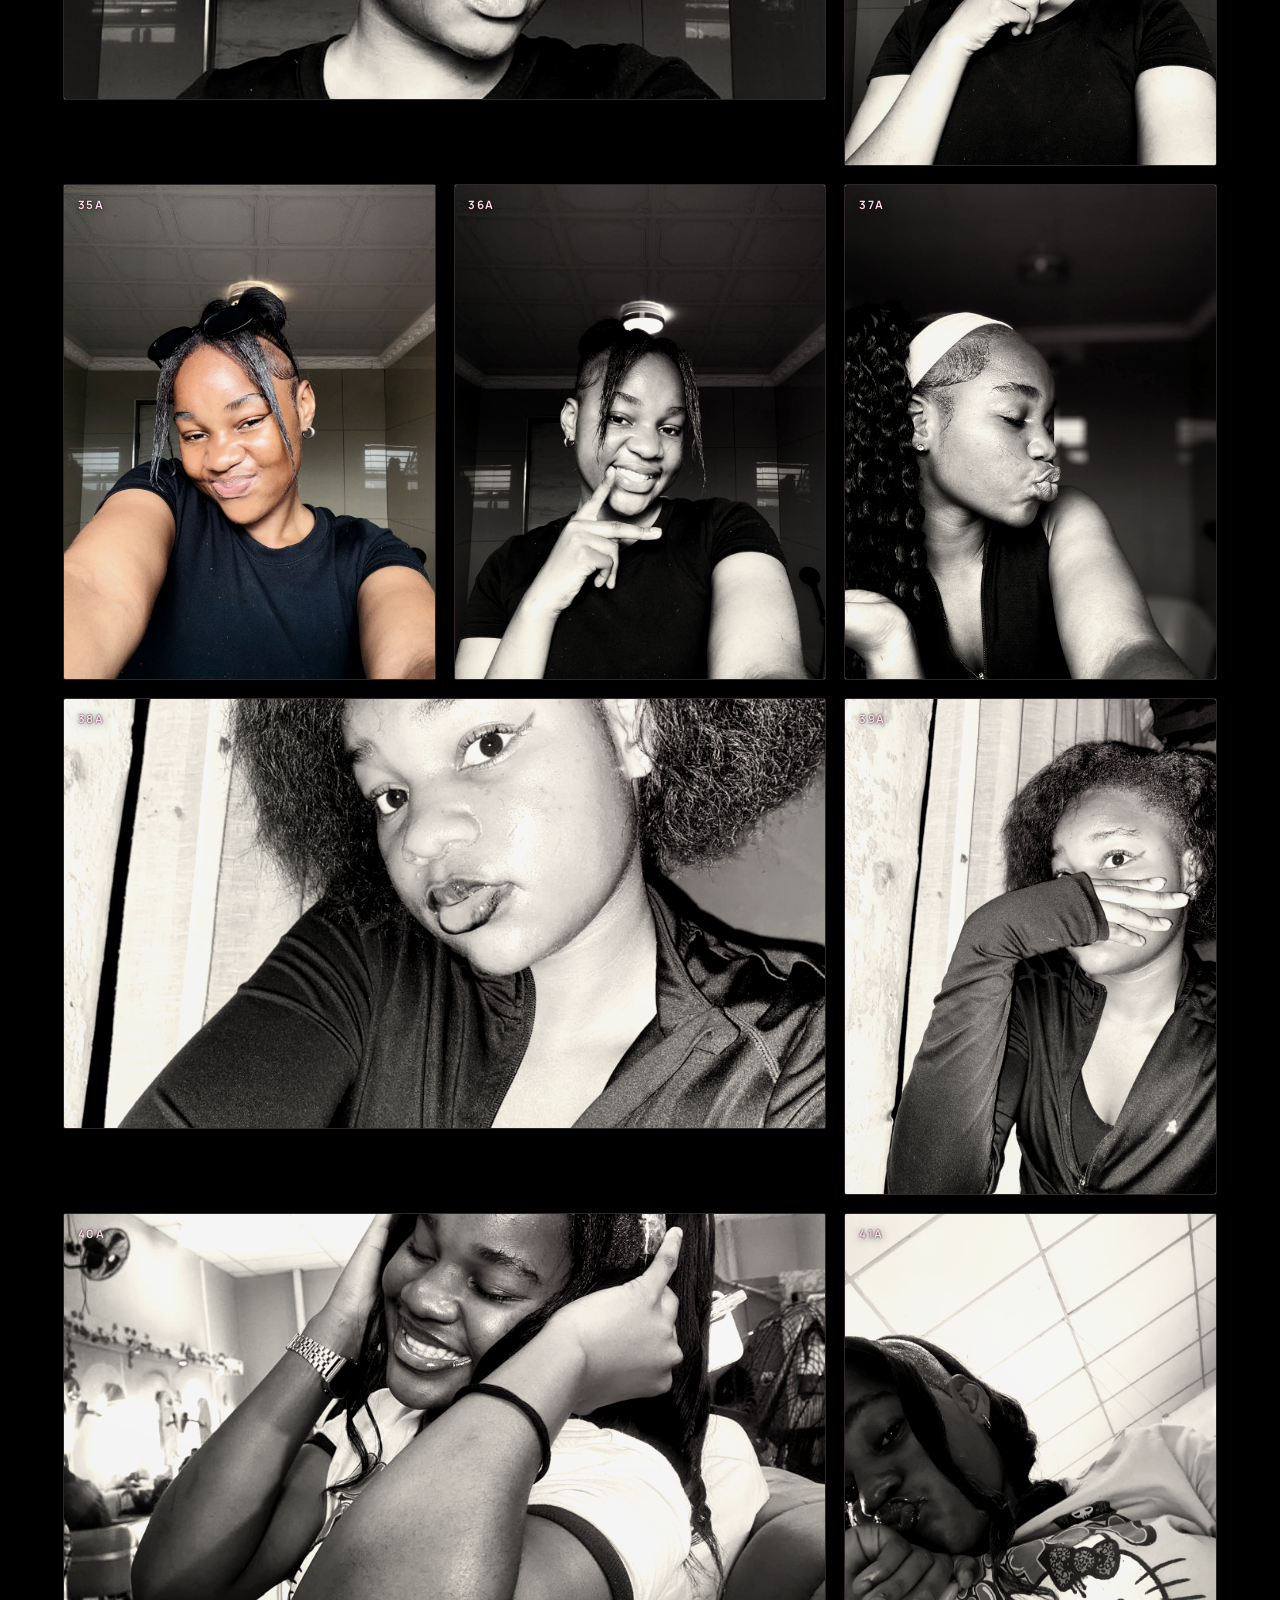
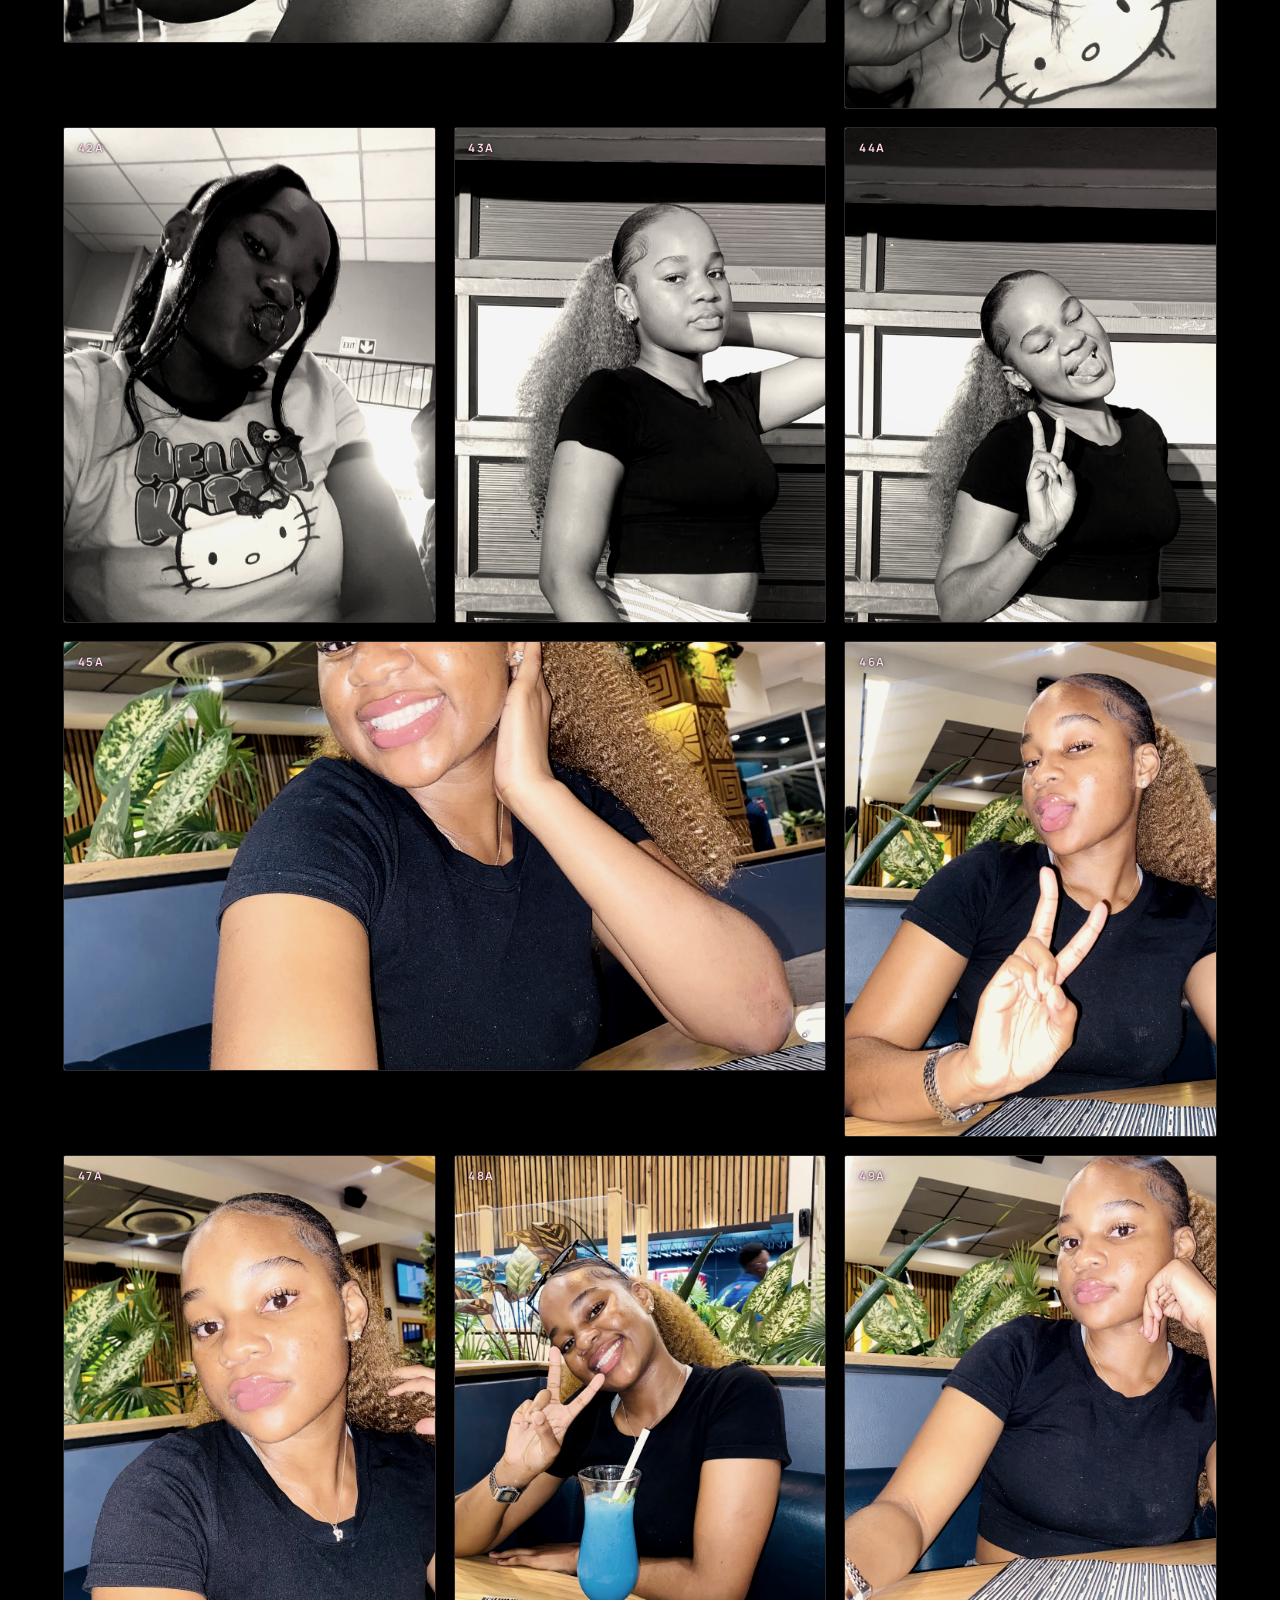
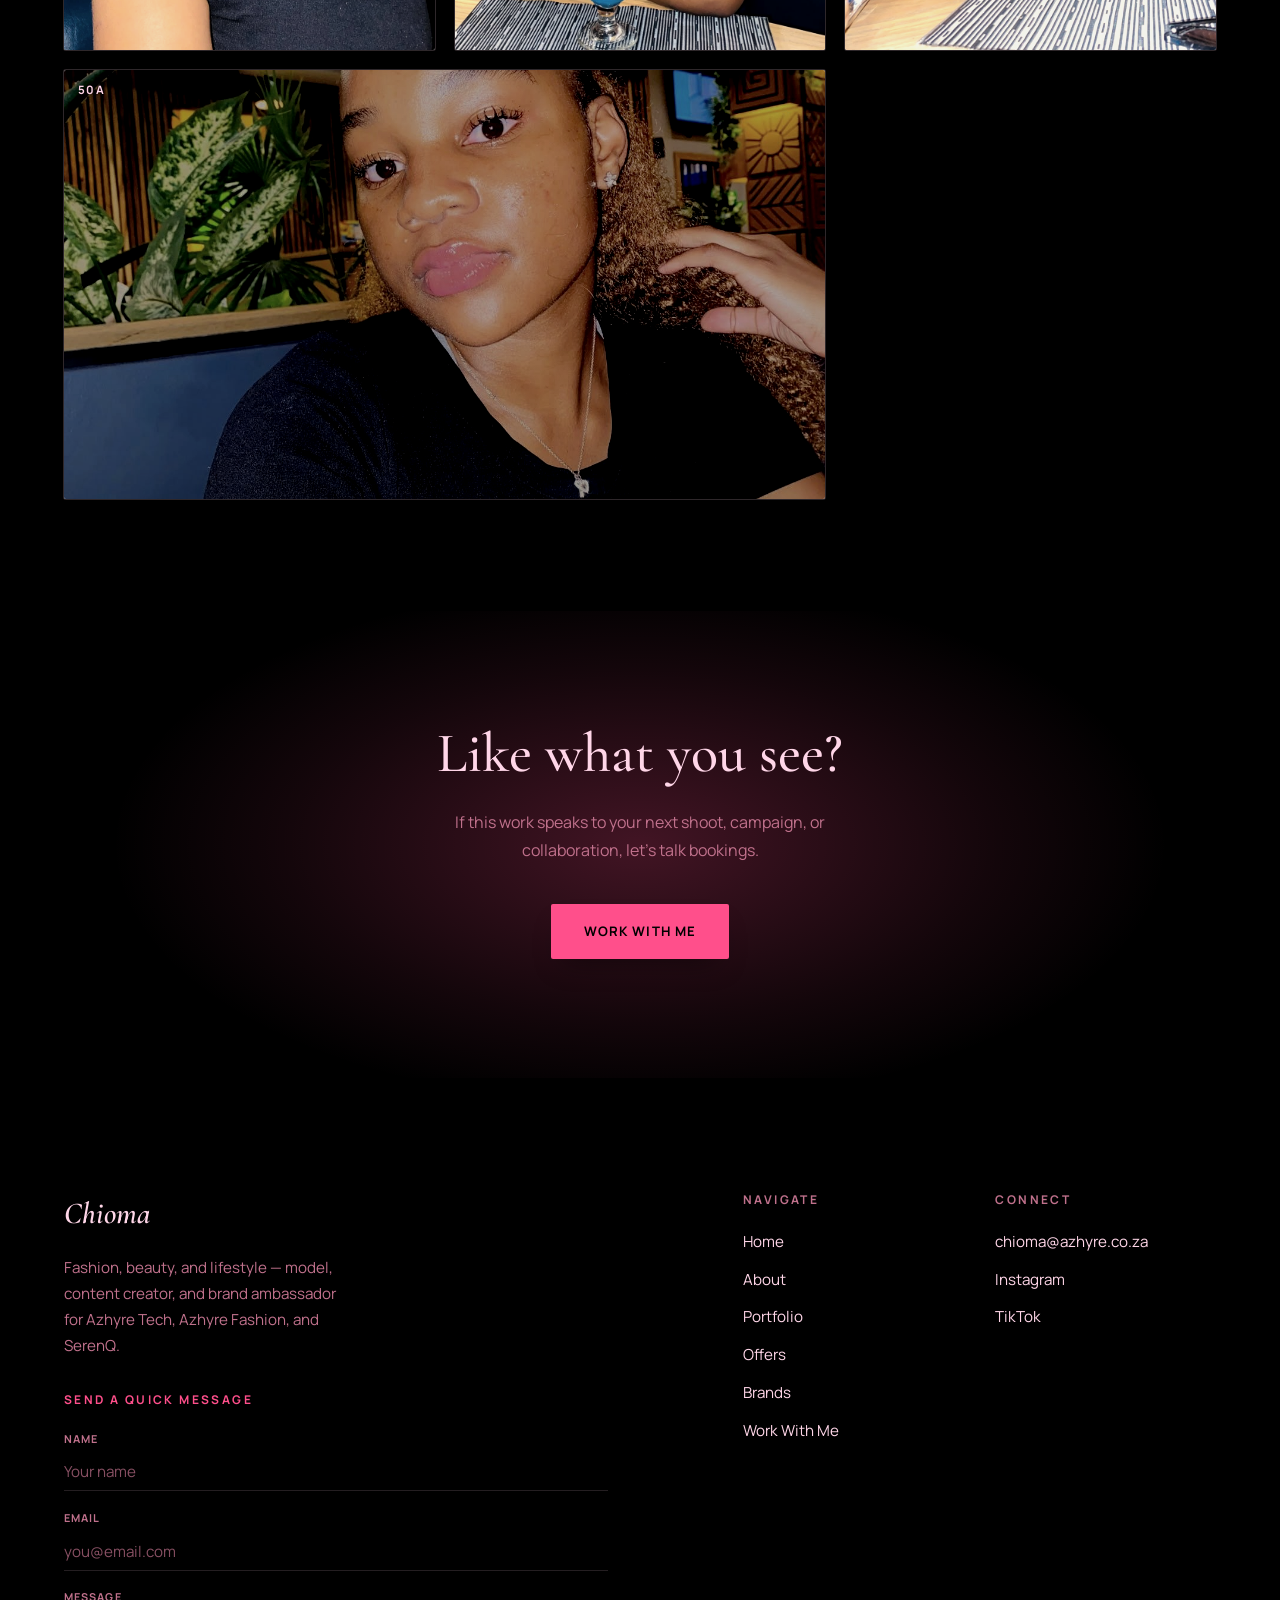
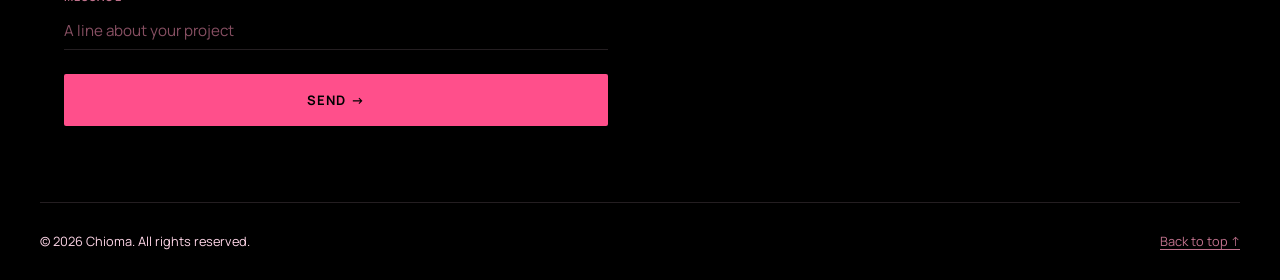
<file: portfolio.html>
<!DOCTYPE html>
<html lang="en">
<head>
  <meta charset="UTF-8">
  <meta name="viewport" content="width=device-width, initial-scale=1.0">
  <title>Chioma | Portfolio</title>
  <meta name="description" content="Chioma's portfolio: fashion, beauty, and lifestyle work.">
  <link rel="icon" href="images/icons/favicon.ico" sizes="any">
  <link rel="apple-touch-icon" href="images/icons/apple-touch-icon.png">
  <link rel="manifest" href="site.webmanifest">
  <meta name="theme-color" content="#000000">

  <!-- Link previews (WhatsApp, iMessage, Instagram, LinkedIn, X...).
       Image URL must be absolute for scrapers. -->
  <meta property="og:type" content="website">
  <meta property="og:site_name" content="Chioma">
  <meta property="og:title" content="Chioma | Portfolio">
  <meta property="og:description" content="Chioma's portfolio: fashion, beauty, and lifestyle work.">
  <meta property="og:url" content="https://soma.azhyre.co.za/portfolio.html">
  <meta property="og:image" content="https://soma.azhyre.co.za/images/og/og-cover.jpg">
  <meta property="og:image:width" content="1200">
  <meta property="og:image:height" content="630">
  <meta property="og:image:alt" content="Chioma, model, creator, brand ambassador.">
  <meta name="twitter:card" content="summary_large_image">
  <link rel="preconnect" href="https://fonts.googleapis.com">
  <link rel="preconnect" href="https://fonts.gstatic.com" crossorigin>
  <link href="https://fonts.googleapis.com/css2?family=Cormorant+Garamond:ital,wght@0,500;0,600;1,500;1,600&family=Manrope:wght@400;500;600;700&display=swap" rel="stylesheet">
  <link rel="stylesheet" href="css/style.css">
  <link rel="stylesheet" href="css/responsive.css">
</head>
<body>
  <!--
    THESIS: the portfolio reads as a magazine contact sheet, varied crop
    and scale per frame, not a uniform photo-grid gallery.
    OWN-WORLD: inherited from index.html.
    STORY: a visitor filters by category and opens a frame to see it at
    scale, exactly the browsing behaviour a real lookbook rewards.
    FIRST VIEWPORT: page-header masthead, then filter pills, then the
    asymmetric contact-sheet grid.
    FORM: established-world extension, no concept roll.
  -->

  <header>
    <nav class="site-nav">
      <div class="glass-ripples" aria-hidden="true"><span></span><span></span><span></span><span></span><span></span><span></span></div>
      <div class="nav-inner container">
        <a href="index.html" class="logo">Chioma</a>
        <button class="nav-toggle" aria-label="Toggle navigation" aria-expanded="false">
          <span class="nav-toggle-bar"></span>
          <span class="nav-toggle-bar"></span>
        </button>
        <div class="nav-scrim"></div>
        <div class="nav-collapse">
          <div class="glass-ripples" aria-hidden="true"><span></span><span></span><span></span><span></span><span></span><span></span></div>
          <ul>
            <li><a href="index.html">Home</a></li>
            <li><a href="about.html">About</a></li>
            <li><a href="portfolio.html">Portfolio</a></li>
            <li><a href="offers.html">Offers</a></li>
            <li><a href="brands/index.html">Brands</a></li>
            <li><a href="contact.html">Work With Me</a></li>
          </ul>
        </div>
      </div>
    </nav>
  </header>

  <main>
    <!-- Page header -->
    <section class="page-header">
      <div class="container page-header-grid">
        <div>
          <p class="kicker">Portfolio</p>
          <h1>A working contact sheet.</h1>
          <p class="page-header-intro">
            Fashion, beauty, and lifestyle work, filterable below.
          </p>
        </div>
        <figure class="page-header-visual">
          <div class="page-header-photo-frame">
            <div class="page-header-photo-back"></div>
            <div class="page-header-photo">
              <img data-header-photo src="images/portfolio/beauty/beauty-04.jpg" alt="Black and white mirror portrait in a hoodie, closer crop, looking down at the phone screen." loading="lazy">
            </div>
          </div>
        </figure>
      </div>
    </section>

    <section class="portfolio-section">
      <div class="container">
        <div class="portfolio-filters">
          <button data-filter="all" class="active">All</button>
          <button data-filter="fashion">Fashion</button>
          <button data-filter="beauty">Beauty</button>
          <button data-filter="lifestyle">Lifestyle</button>
        </div>

        <div class="portfolio-grid">
          <button type="button" class="portfolio-item portfolio-item--wide" data-lightbox data-category="fashion" data-label="Fashion" data-image="images/portfolio/fashion/fashion-01.jpg" data-caption="Fashion — halter top and camel trousers, city park.">
            <img src="images/portfolio/fashion/fashion-01.jpg" alt="Fashion look: white cutout halter top and camel trousers, shot in a city park." loading="lazy" style="object-position: 82% 6%;">
            <span class="work-tag">Fashion</span>
            <span class="portfolio-item-view">View</span>
          </button>
          <button type="button" class="portfolio-item" data-lightbox data-category="fashion" data-label="Fashion" data-image="images/portfolio/fashion/fashion-04.jpg" data-caption="Fashion — profile, tree-lined avenue, black and white.">
            <img src="images/portfolio/fashion/fashion-04.jpg" alt="Black and white fashion portrait in profile on a tree-lined avenue, wearing a white halter top and braids." loading="lazy">
            <span class="work-tag">Fashion</span>
            <span class="portfolio-item-view">View</span>
          </button>
          <button type="button" class="portfolio-item" data-lightbox data-category="fashion" data-label="Fashion" data-image="images/portfolio/fashion/fashion-03.jpg" data-caption="Fashion — tree-lined avenue, black and white.">
            <img src="images/portfolio/fashion/fashion-03.jpg" alt="Black and white fashion portrait facing the camera on a tree-lined avenue." loading="lazy">
            <span class="work-tag">Fashion</span>
            <span class="portfolio-item-view">View</span>
          </button>
          <button type="button" class="portfolio-item" data-lightbox data-category="fashion" data-label="Fashion" data-image="images/portfolio/fashion/fashion-02.jpg" data-caption="Fashion — halter top and camel trousers, city park.">
            <img src="images/portfolio/fashion/fashion-02.jpg" alt="Fashion look: white cutout halter top and camel trousers, full-length in a city park." loading="lazy">
            <span class="work-tag">Fashion</span>
            <span class="portfolio-item-view">View</span>
          </button>
          <button type="button" class="portfolio-item" data-lightbox data-category="fashion" data-label="Fashion" data-image="images/portfolio/fashion/fashion-05.jpg" data-caption="Fashion — fitted dress, open lot at dusk, black and white.">
            <img src="images/portfolio/fashion/fashion-05.jpg" alt="Black and white fashion portrait in a fitted dress, standing in an open dirt lot at dusk." loading="lazy">
            <span class="work-tag">Fashion</span>
            <span class="portfolio-item-view">View</span>
          </button>
          <button type="button" class="portfolio-item portfolio-item--wide" data-lightbox data-category="beauty" data-label="Beauty" data-image="images/portfolio/beauty/beauty-01.jpg" data-caption="Beauty — portrait, styled set with balloon backdrop.">
            <img src="images/portfolio/beauty/beauty-01.jpg" alt="Beauty portrait with braided hair, seated in front of a pink and white balloon backdrop." loading="lazy">
            <span class="work-tag">Beauty</span>
            <span class="portfolio-item-view">View</span>
          </button>
          <button type="button" class="portfolio-item" data-lightbox data-category="beauty" data-label="Beauty" data-image="images/portfolio/beauty/beauty-02.jpg" data-caption="Beauty — portrait, styled set with balloon backdrop.">
            <img src="images/portfolio/beauty/beauty-02.jpg" alt="Beauty portrait, closer crop, braided hair, balloon backdrop." loading="lazy">
            <span class="work-tag">Beauty</span>
            <span class="portfolio-item-view">View</span>
          </button>
          <button type="button" class="portfolio-item" data-lightbox data-category="beauty" data-label="Beauty" data-image="images/portfolio/beauty/beauty-07.jpg" data-caption="Beauty — close portrait, black and white.">
            <img src="images/portfolio/beauty/beauty-07.jpg" alt="Black and white close beauty portrait against a corrugated wall, wearing glasses." loading="lazy">
            <span class="work-tag">Beauty</span>
            <span class="portfolio-item-view">View</span>
          </button>
          <button type="button" class="portfolio-item" data-lightbox data-category="beauty" data-label="Beauty" data-image="images/portfolio/beauty/beauty-03.jpg" data-caption="Beauty — mirror portrait, black and white.">
            <img src="images/portfolio/beauty/beauty-03.jpg" alt="Black and white mirror portrait in a hoodie, head tilted, looking down at the phone screen." loading="lazy">
            <span class="work-tag">Beauty</span>
            <span class="portfolio-item-view">View</span>
          </button>
          <button type="button" class="portfolio-item portfolio-item--wide" data-lightbox data-category="beauty" data-label="Beauty" data-image="images/portfolio/beauty/beauty-04.jpg" data-caption="Beauty — mirror portrait, black and white.">
            <img src="images/portfolio/beauty/beauty-04.jpg" alt="Black and white mirror portrait in a hoodie, closer crop, looking down at the phone screen." loading="lazy">
            <span class="work-tag">Beauty</span>
            <span class="portfolio-item-view">View</span>
          </button>
          <button type="button" class="portfolio-item" data-lightbox data-category="beauty" data-label="Beauty" data-image="images/portfolio/beauty/beauty-05.jpg" data-caption="Beauty — mirror portrait, black and white.">
            <img src="images/portfolio/beauty/beauty-05.jpg" alt="Black and white mirror portrait in a hoodie, hand resting on top of head, looking down at the phone screen." loading="lazy">
            <span class="work-tag">Beauty</span>
            <span class="portfolio-item-view">View</span>
          </button>
          <button type="button" class="portfolio-item" data-lightbox data-category="lifestyle" data-label="Lifestyle" data-image="images/portfolio/lifestyle/lifestyle-01.jpg" data-caption="Lifestyle — garden, golden hour.">
            <img src="images/portfolio/lifestyle/lifestyle-01.jpg" alt="Lifestyle portrait smiling in a white cardigan, garden setting with mountains behind." loading="lazy">
            <span class="work-tag">Lifestyle</span>
            <span class="portfolio-item-view">View</span>
          </button>
          <button type="button" class="portfolio-item portfolio-item--wide" data-lightbox data-category="lifestyle" data-label="Lifestyle" data-image="images/portfolio/lifestyle/lifestyle-02.jpg" data-caption="Lifestyle — garden, golden hour.">
            <img src="images/portfolio/lifestyle/lifestyle-02.jpg" alt="Lifestyle portrait in a white cardigan and jeans, garden setting with mountains behind." loading="lazy" style="object-position: 50% 48%;">
            <span class="work-tag">Lifestyle</span>
            <span class="portfolio-item-view">View</span>
          </button>
          <button type="button" class="portfolio-item" data-lightbox data-category="lifestyle" data-label="Lifestyle" data-image="images/portfolio/lifestyle/lifestyle-03.jpg" data-caption="Lifestyle — garden, candid.">
            <img src="images/portfolio/lifestyle/lifestyle-03.jpg" alt="Candid lifestyle portrait laughing over the shoulder, oversized white top and jeans, garden setting." loading="lazy">
            <span class="work-tag">Lifestyle</span>
            <span class="portfolio-item-view">View</span>
          </button>
        </div>
      </div>
    </section>

    <!-- Closing CTA -->
    <section class="cta-close">
      <div class="container reveal">
        <h2>Like what you see?</h2>
        <p>
          If this work speaks to your next shoot, campaign, or
          collaboration, let's talk bookings.
        </p>
        <a href="contact.html" class="btn-primary">Work With Me</a>
      </div>
    </section>
  </main>

  <footer class="site-footer">
    <div class="container footer-top">
      <div class="footer-contact">
        <div class="footer-brand">
          <a href="index.html" class="footer-wordmark">Chioma</a>
          <p>Fashion, beauty, and lifestyle — model, content creator, and brand ambassador for Azhyre Tech, Azhyre Fashion, and SerenQ.</p>
        </div>
        <div class="footer-form-card">
          <p class="footer-label">Send a Quick Message</p>
          <form class="footer-form">
            <div class="footer-form-field">
              <label for="footer-name">Name</label>
              <input type="text" id="footer-name" name="name" placeholder="Your name" required>
            </div>
            <div class="footer-form-field">
              <label for="footer-email">Email</label>
              <input type="email" id="footer-email" name="email" placeholder="you@email.com" required>
            </div>
            <div class="footer-form-field">
              <label for="footer-message">Message</label>
              <input type="text" id="footer-message" name="message" placeholder="A line about your project" required>
            </div>
            <button type="submit" class="btn-primary">Send →</button>
          </form>
          <p class="footer-form-note" aria-live="polite"></p>
        </div>
      </div>
      <div class="footer-link-columns">
        <div>
          <p class="footer-label">Navigate</p>
          <div class="footer-links">
            <a href="index.html">Home</a>
            <a href="about.html">About</a>
            <a href="portfolio.html">Portfolio</a>
            <a href="offers.html">Offers</a>
            <a href="brands/index.html">Brands</a>
            <a href="contact.html">Work With Me</a>
          </div>
        </div>
        <div>
          <p class="footer-label">Connect</p>
          <div class="footer-links">
            <a href="mailto:chioma@azhyre.co.za">chioma@azhyre.co.za</a>
            <a href="https://www.instagram.com/itsschibaby">Instagram</a>
            <a href="https://www.tiktok.com/@itssoma75">TikTok</a>
          </div>
        </div>
      </div>
    </div>
    <div class="container footer-bottom">
      <p>&copy; 2026 Chioma. All rights reserved.</p>
      <a href="#">Back to top ↑</a>
    </div>
  </footer>

  <div class="lightbox-overlay" aria-hidden="true">
    <div class="lightbox-content"></div>
  </div>

  <script src="js/main.js"></script>
</body>
</html>
</file>
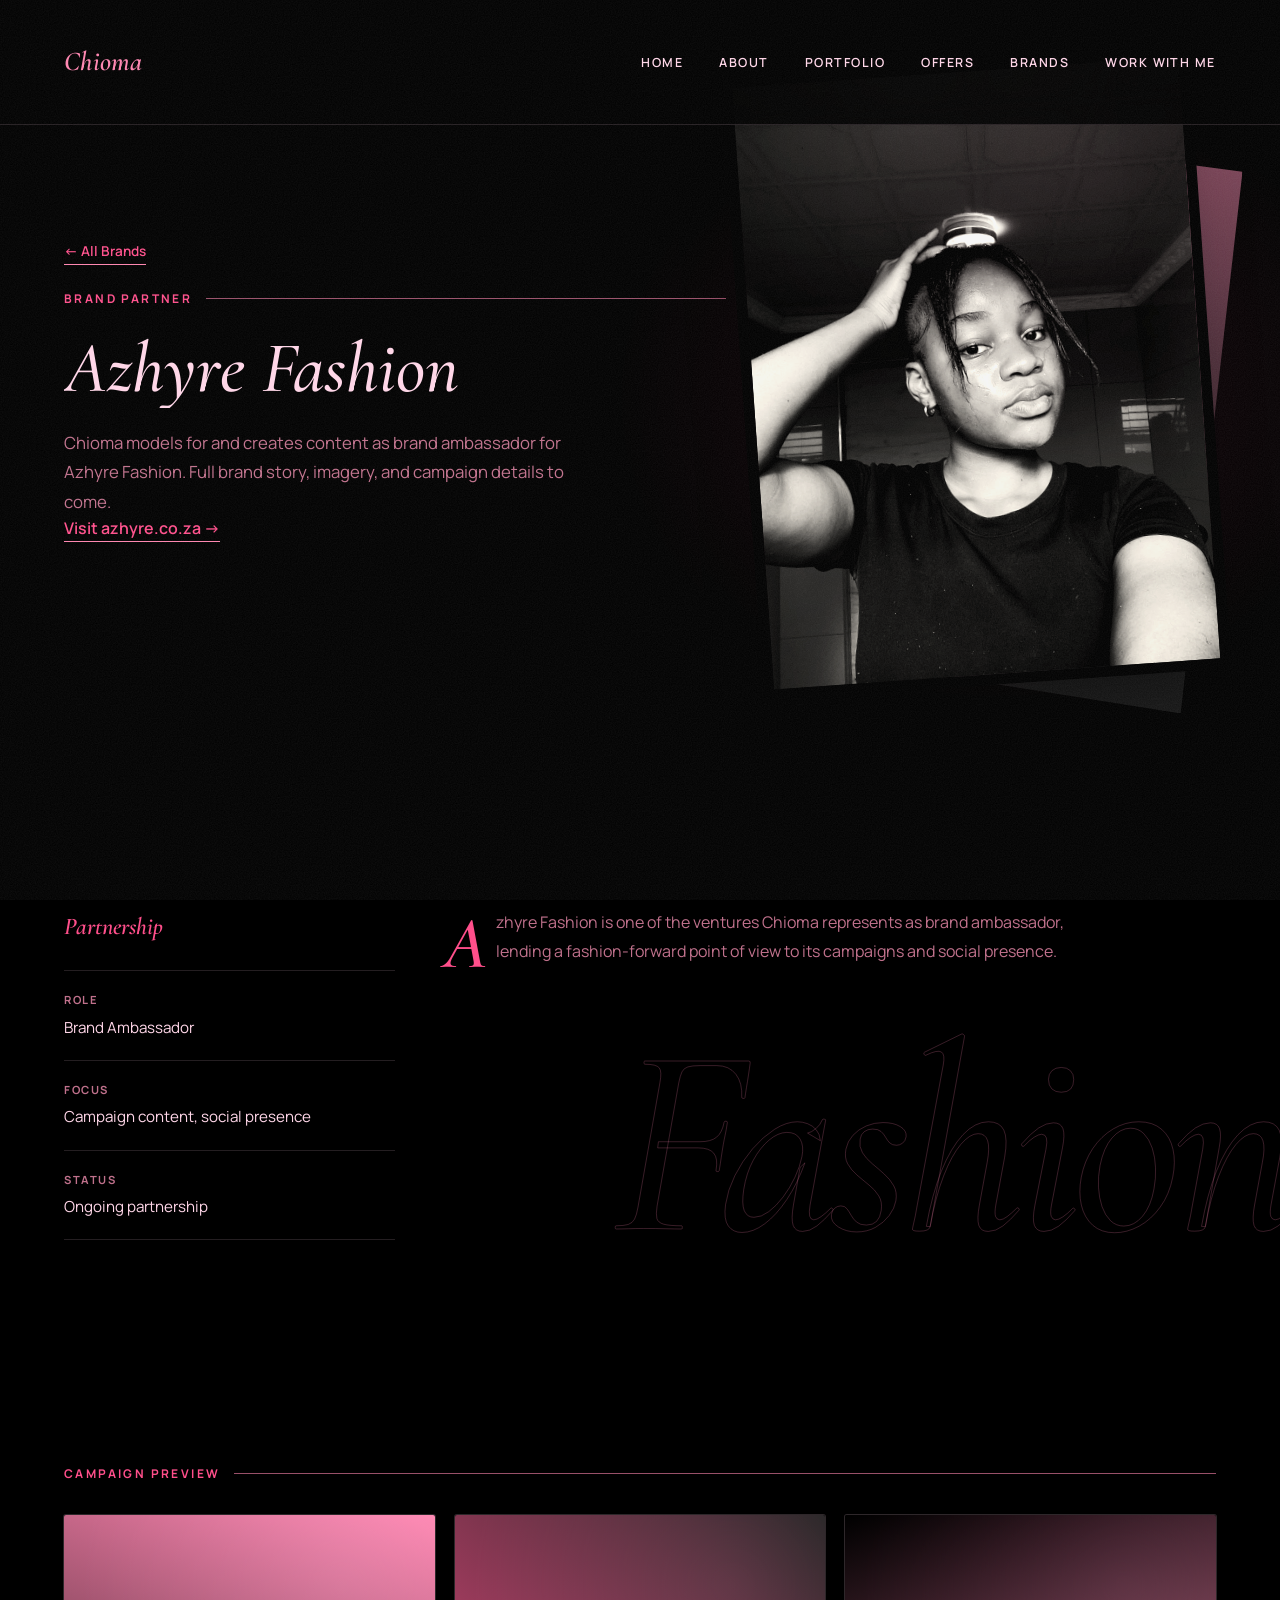
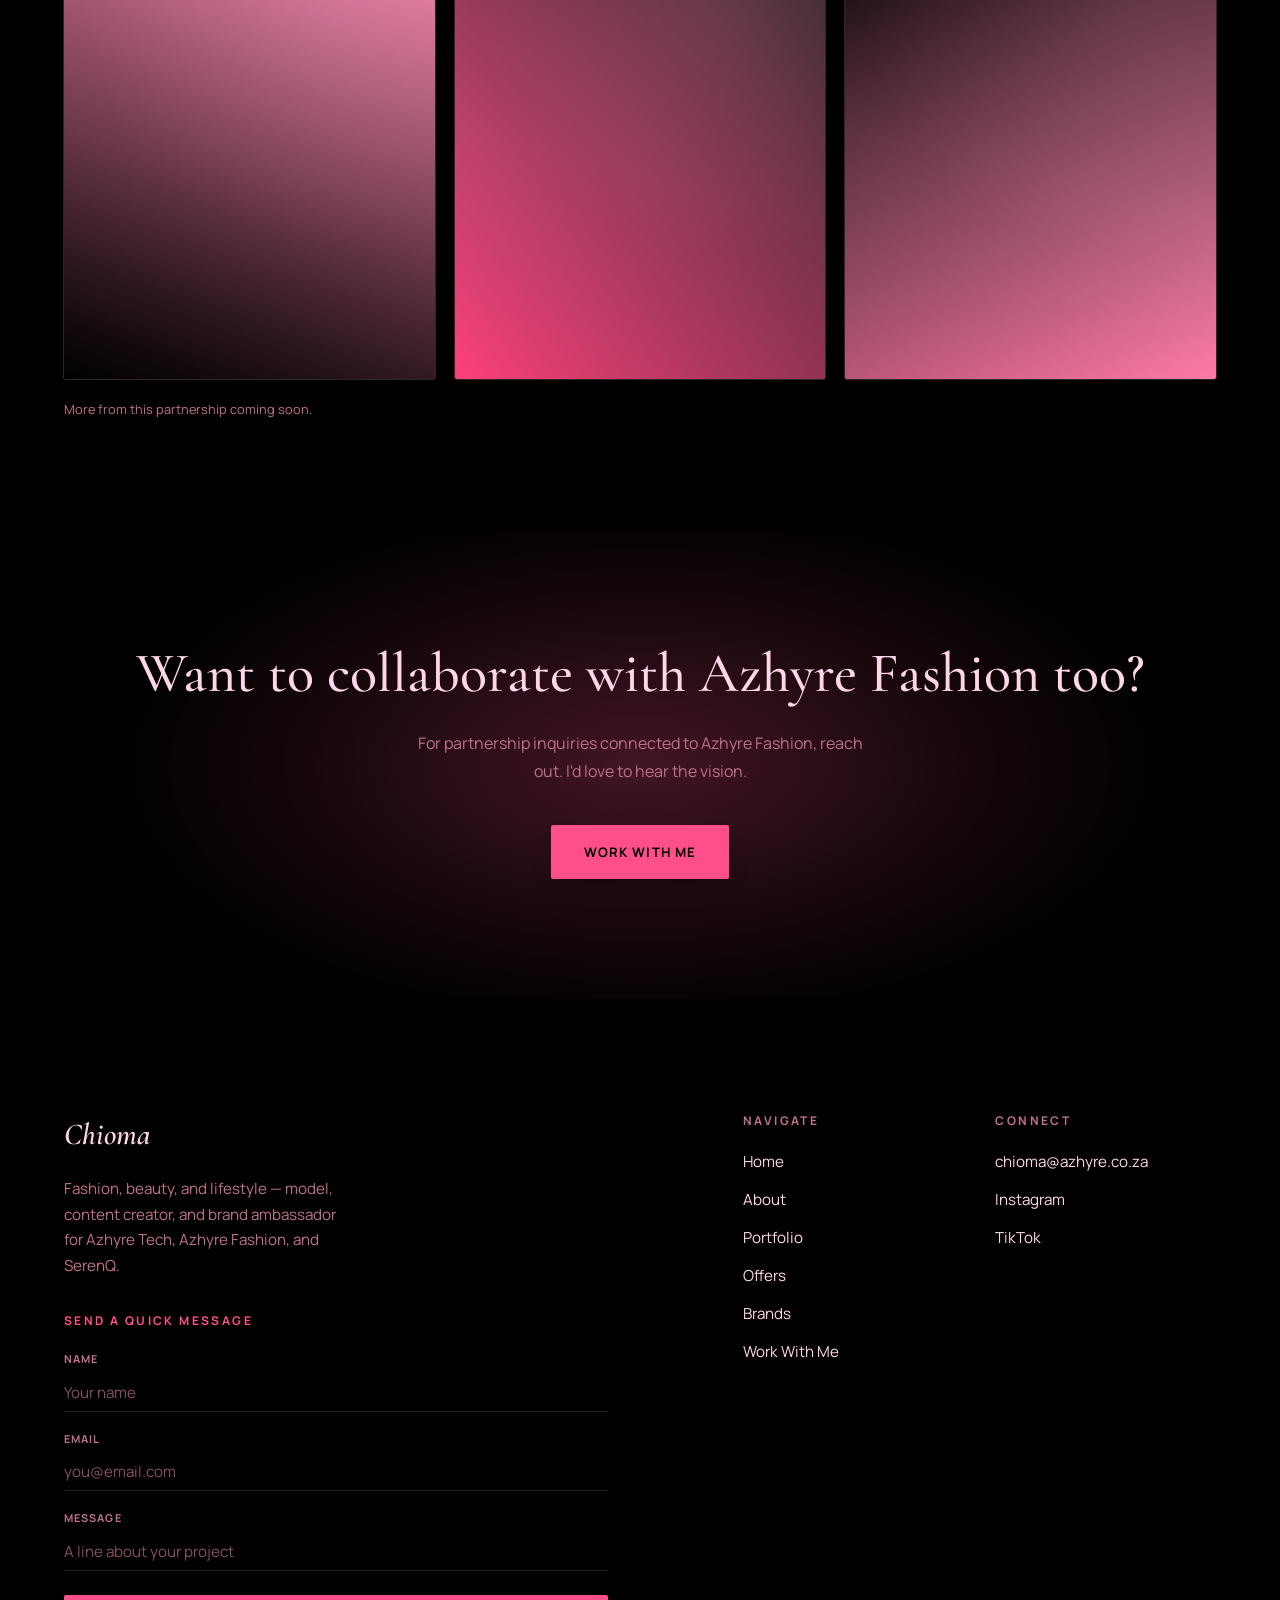
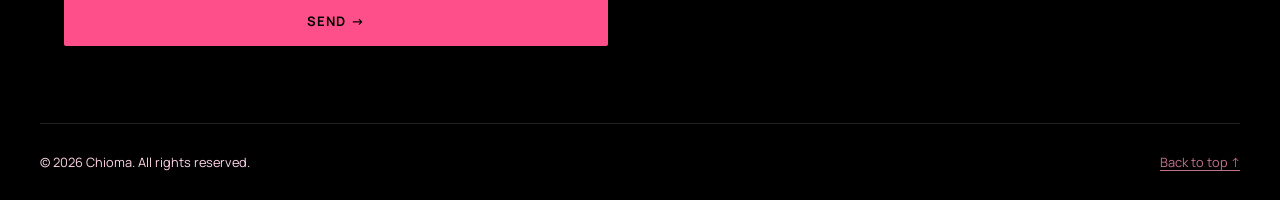
<file: brands/azhyre-fashion.html>
<!DOCTYPE html>
<html lang="en">
<head>
  <meta charset="UTF-8">
  <meta name="viewport" content="width=device-width, initial-scale=1.0">
  <title>Chioma | Azhyre Fashion</title>
  <meta name="description" content="Chioma's brand ambassador partnership with Azhyre Fashion.">
  <link rel="icon" href="../images/icons/favicon.ico" sizes="any">
  <link rel="apple-touch-icon" href="../images/icons/apple-touch-icon.png">
  <link rel="manifest" href="../site.webmanifest">
  <meta name="theme-color" content="#000000">

  <!-- Link previews (WhatsApp, iMessage, Instagram, LinkedIn, X...).
       Image URL must be absolute for scrapers. -->
  <meta property="og:type" content="website">
  <meta property="og:site_name" content="Chioma">
  <meta property="og:title" content="Chioma | Azhyre Fashion">
  <meta property="og:description" content="Chioma's brand ambassador partnership with Azhyre Fashion.">
  <meta property="og:url" content="https://soma.azhyre.co.za/brands/azhyre-fashion.html">
  <meta property="og:image" content="https://soma.azhyre.co.za/images/og/og-cover.jpg">
  <meta property="og:image:width" content="1200">
  <meta property="og:image:height" content="630">
  <meta property="og:image:alt" content="Chioma, model, creator, brand ambassador.">
  <meta name="twitter:card" content="summary_large_image">
  <link rel="preconnect" href="https://fonts.googleapis.com">
  <link rel="preconnect" href="https://fonts.gstatic.com" crossorigin>
  <link href="https://fonts.googleapis.com/css2?family=Cormorant+Garamond:ital,wght@0,500;0,600;1,500;1,600&family=Manrope:wght@400;500;600;700&display=swap" rel="stylesheet">
  <link rel="stylesheet" href="../css/style.css">
  <link rel="stylesheet" href="../css/responsive.css">
</head>
<body>
  <header>
    <nav class="site-nav">
      <div class="glass-ripples" aria-hidden="true"><span></span><span></span><span></span><span></span><span></span><span></span></div>
      <div class="nav-inner container">
        <a href="../index.html" class="logo">Chioma</a>
        <button class="nav-toggle" aria-label="Toggle navigation" aria-expanded="false">
          <span class="nav-toggle-bar"></span>
          <span class="nav-toggle-bar"></span>
        </button>
        <div class="nav-scrim"></div>
        <div class="nav-collapse">
          <div class="glass-ripples" aria-hidden="true"><span></span><span></span><span></span><span></span><span></span><span></span></div>
          <ul>
            <li><a href="../index.html">Home</a></li>
            <li><a href="../about.html">About</a></li>
            <li><a href="../portfolio.html">Portfolio</a></li>
            <li><a href="../offers.html">Offers</a></li>
            <li><a href="index.html" aria-current="page">Brands</a></li>
            <li><a href="../contact.html">Work With Me</a></li>
          </ul>
        </div>
      </div>
    </nav>
  </header>

  <main>
    <section class="page-header">
      <div class="container page-header-grid">
        <div>
          <a href="index.html" class="text-link brand-back-link">← All Brands</a>
          <p class="kicker">Brand Partner</p>
          <h1>Azhyre Fashion</h1>
          <p class="page-header-intro">
            <!-- Placeholder brand profile, pending Azhyre Fashion's own copy -->
            Chioma models for and creates content as brand ambassador
            for Azhyre Fashion. Full brand story, imagery, and campaign
            details to come.
          </p>
          <a href="https://azhyre.co.za" class="text-link" target="_blank" rel="noopener">Visit azhyre.co.za →</a>
        </div>
        <figure class="page-header-visual">
          <div class="page-header-photo-frame">
            <div class="page-header-photo-back"></div>
            <div class="page-header-photo">
              <img data-header-photo src="../images/portfolio/beauty/beauty-04.jpg" alt="Black and white mirror portrait in a hoodie, closer crop, looking down at the phone screen." loading="lazy">
            </div>
          </div>
        </figure>
      </div>
    </section>

    <!-- Partnership detail -->
    <section class="bio-section has-ghost">
      <span class="ghost-word ghost-word--low ghost-word--right" aria-hidden="true">Fashion</span>
      <div class="container bio-grid">
        <div class="at-a-glance">
          <p class="section-kicker">Partnership</p>
          <dl class="glance-list">
            <div class="glance-item">
              <dt>Role</dt>
              <dd>Brand Ambassador</dd>
            </div>
            <div class="glance-item">
              <dt>Focus</dt>
              <dd>Campaign content, social presence</dd>
            </div>
            <div class="glance-item">
              <dt>Status</dt>
              <dd>Ongoing partnership</dd>
            </div>
          </dl>
        </div>
        <div class="bio-copy">
          <!-- Placeholder brand profile copy, pending Azhyre Fashion's own words -->
          <p class="drop-cap">
            Azhyre Fashion is one of the ventures Chioma represents as
            brand ambassador, lending a fashion-forward point of view to
            its campaigns and social presence.
          </p>
        </div>
        <!-- Second bio paragraph removed: it read live on the page as
             "This profile is a placeholder... will replace this copy
             before launch" — accurate for internal tracking, but not
             copy a visitor should see. Swap in Azhyre Fashion's own
             brand story here once supplied. -->
      </div>
    </section>

    <!-- Campaign preview -->
    <section class="brand-gallery">
      <div class="container">
        <p class="kicker">Campaign Preview</p>
        <div class="brand-gallery-grid">
          <div class="gallery-tile"><span class="swatch swatch-2"></span></div>
          <div class="gallery-tile"><span class="swatch swatch-6"></span></div>
          <div class="gallery-tile"><span class="swatch swatch-4"></span></div>
        </div>
        <p class="work-note">More from this partnership coming soon.</p>
      </div>
    </section>

    <section class="cta-close">
      <div class="container reveal">
        <h2>Want to collaborate with Azhyre Fashion too?</h2>
        <p>
          For partnership inquiries connected to Azhyre Fashion, reach
          out. I'd love to hear the vision.
        </p>
        <a href="../contact.html" class="btn-primary">Work With Me</a>
      </div>
    </section>
  </main>

  <footer class="site-footer">
    <div class="container footer-top">
      <div class="footer-contact">
        <div class="footer-brand">
          <a href="../index.html" class="footer-wordmark">Chioma</a>
          <p>Fashion, beauty, and lifestyle — model, content creator, and brand ambassador for Azhyre Tech, Azhyre Fashion, and SerenQ.</p>
        </div>
        <div class="footer-form-card">
          <p class="footer-label">Send a Quick Message</p>
          <form class="footer-form">
            <div class="footer-form-field">
              <label for="footer-name">Name</label>
              <input type="text" id="footer-name" name="name" placeholder="Your name" required>
            </div>
            <div class="footer-form-field">
              <label for="footer-email">Email</label>
              <input type="email" id="footer-email" name="email" placeholder="you@email.com" required>
            </div>
            <div class="footer-form-field">
              <label for="footer-message">Message</label>
              <input type="text" id="footer-message" name="message" placeholder="A line about your project" required>
            </div>
            <button type="submit" class="btn-primary">Send →</button>
          </form>
          <p class="footer-form-note" aria-live="polite"></p>
        </div>
      </div>
      <div class="footer-link-columns">
        <div>
          <p class="footer-label">Navigate</p>
          <div class="footer-links">
            <a href="../index.html">Home</a>
            <a href="../about.html">About</a>
            <a href="../portfolio.html">Portfolio</a>
            <a href="../offers.html">Offers</a>
            <a href="index.html">Brands</a>
            <a href="../contact.html">Work With Me</a>
          </div>
        </div>
        <div>
          <p class="footer-label">Connect</p>
          <div class="footer-links">
            <a href="mailto:chioma@azhyre.co.za">chioma@azhyre.co.za</a>
            <a href="https://www.instagram.com/itsschibaby">Instagram</a>
            <a href="https://www.tiktok.com/@itssoma75">TikTok</a>
          </div>
        </div>
      </div>
    </div>
    <div class="container footer-bottom">
      <p>&copy; 2026 Chioma. All rights reserved.</p>
      <a href="#">Back to top ↑</a>
    </div>
  </footer>

  <script src="../js/main.js"></script>
</body>
</html>
</file>
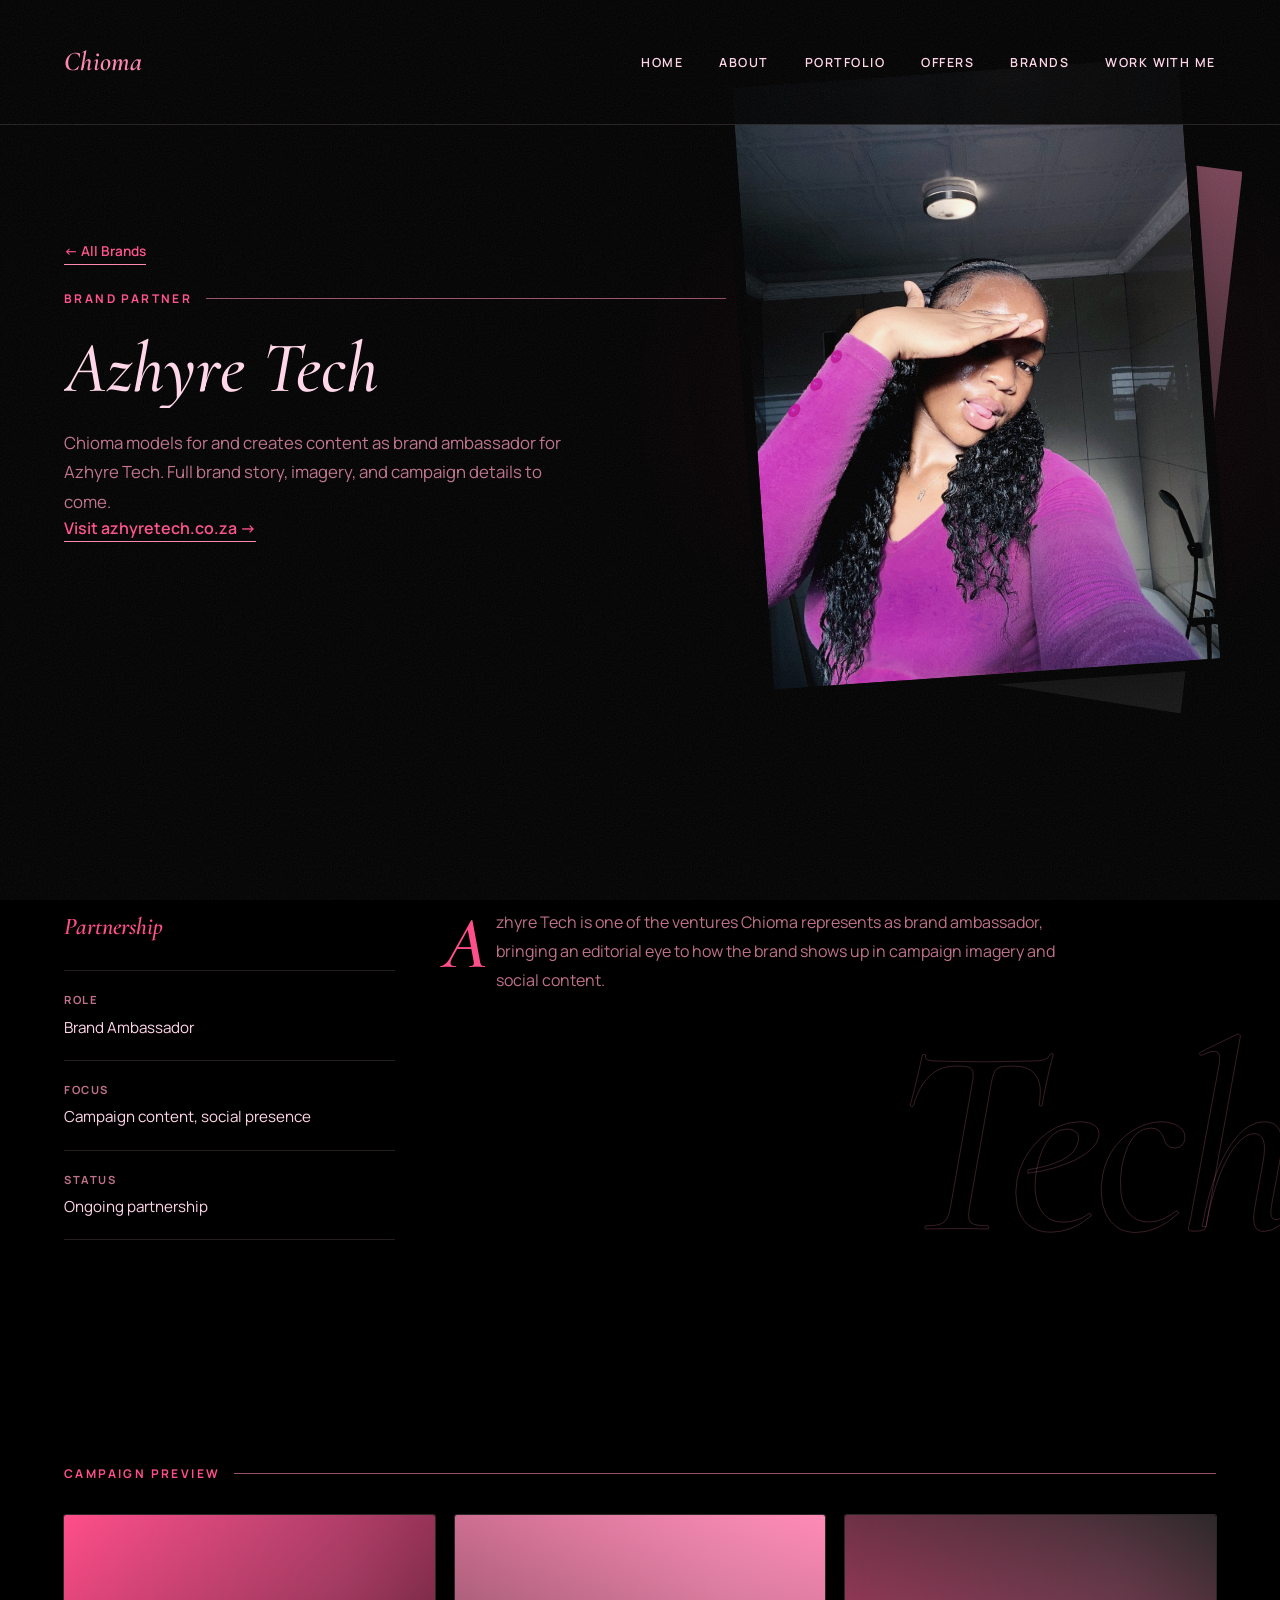
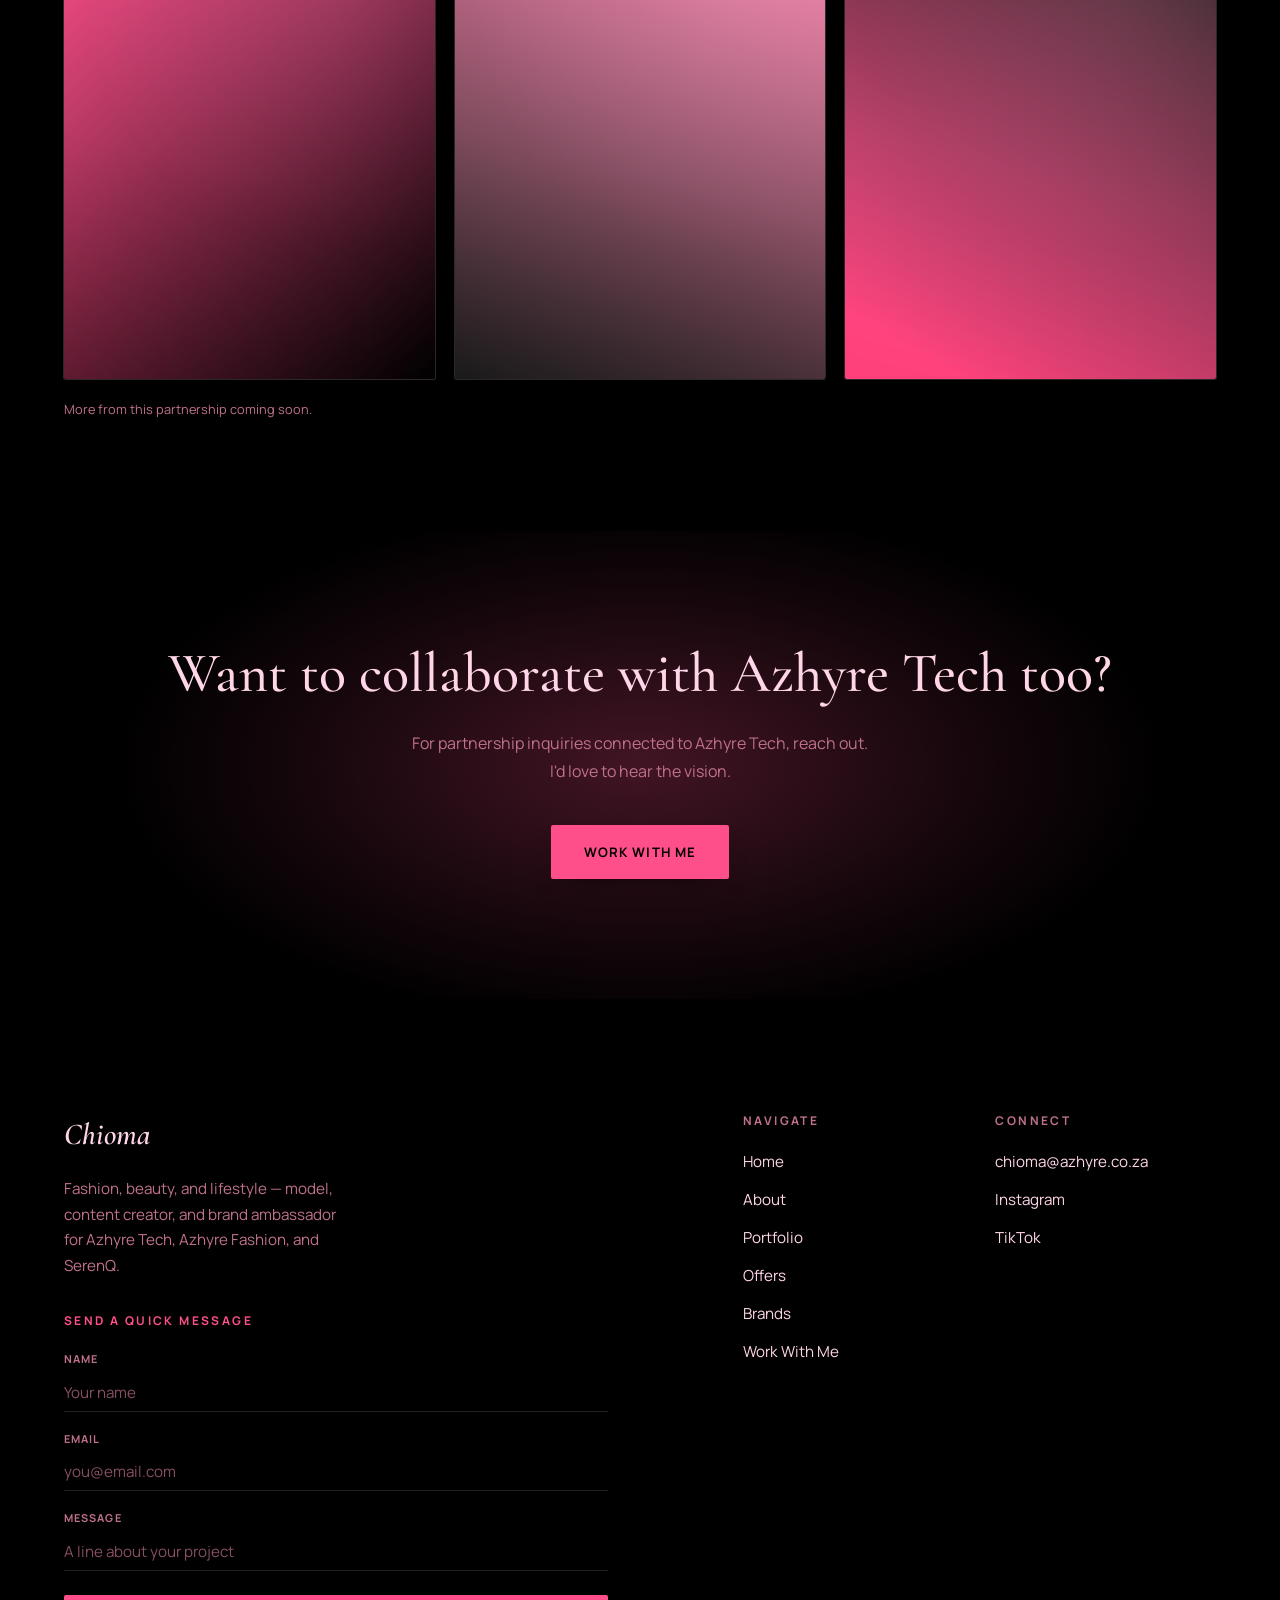
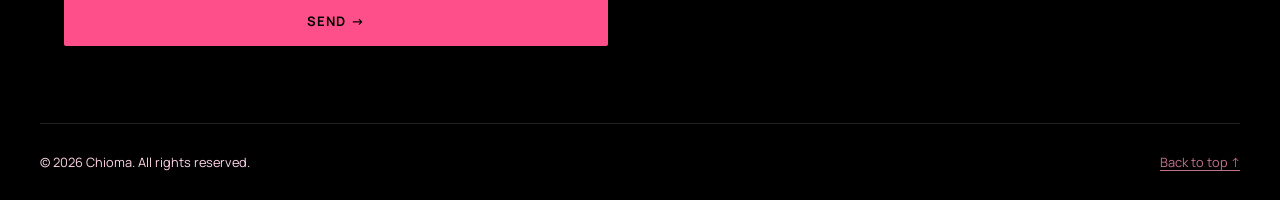
<file: brands/azhyre-tech.html>
<!DOCTYPE html>
<html lang="en">
<head>
  <meta charset="UTF-8">
  <meta name="viewport" content="width=device-width, initial-scale=1.0">
  <title>Chioma | Azhyre Tech</title>
  <meta name="description" content="Chioma's brand ambassador partnership with Azhyre Tech.">
  <link rel="icon" href="../images/icons/favicon.ico" sizes="any">
  <link rel="apple-touch-icon" href="../images/icons/apple-touch-icon.png">
  <link rel="manifest" href="../site.webmanifest">
  <meta name="theme-color" content="#000000">

  <!-- Link previews (WhatsApp, iMessage, Instagram, LinkedIn, X...).
       Image URL must be absolute for scrapers. -->
  <meta property="og:type" content="website">
  <meta property="og:site_name" content="Chioma">
  <meta property="og:title" content="Chioma | Azhyre Tech">
  <meta property="og:description" content="Chioma's brand ambassador partnership with Azhyre Tech.">
  <meta property="og:url" content="https://soma.azhyre.co.za/brands/azhyre-tech.html">
  <meta property="og:image" content="https://soma.azhyre.co.za/images/og/og-cover.jpg">
  <meta property="og:image:width" content="1200">
  <meta property="og:image:height" content="630">
  <meta property="og:image:alt" content="Chioma, model, creator, brand ambassador.">
  <meta name="twitter:card" content="summary_large_image">
  <link rel="preconnect" href="https://fonts.googleapis.com">
  <link rel="preconnect" href="https://fonts.gstatic.com" crossorigin>
  <link href="https://fonts.googleapis.com/css2?family=Cormorant+Garamond:ital,wght@0,500;0,600;1,500;1,600&family=Manrope:wght@400;500;600;700&display=swap" rel="stylesheet">
  <link rel="stylesheet" href="../css/style.css">
  <link rel="stylesheet" href="../css/responsive.css">
</head>
<body>
  <header>
    <nav class="site-nav">
      <div class="glass-ripples" aria-hidden="true"><span></span><span></span><span></span><span></span><span></span><span></span></div>
      <div class="nav-inner container">
        <a href="../index.html" class="logo">Chioma</a>
        <button class="nav-toggle" aria-label="Toggle navigation" aria-expanded="false">
          <span class="nav-toggle-bar"></span>
          <span class="nav-toggle-bar"></span>
        </button>
        <div class="nav-scrim"></div>
        <div class="nav-collapse">
          <div class="glass-ripples" aria-hidden="true"><span></span><span></span><span></span><span></span><span></span><span></span></div>
          <ul>
            <li><a href="../index.html">Home</a></li>
            <li><a href="../about.html">About</a></li>
            <li><a href="../portfolio.html">Portfolio</a></li>
            <li><a href="../offers.html">Offers</a></li>
            <li><a href="index.html" aria-current="page">Brands</a></li>
            <li><a href="../contact.html">Work With Me</a></li>
          </ul>
        </div>
      </div>
    </nav>
  </header>

  <main>
    <section class="page-header">
      <div class="container page-header-grid">
        <div>
          <a href="index.html" class="text-link brand-back-link">← All Brands</a>
          <p class="kicker">Brand Partner</p>
          <h1>Azhyre Tech</h1>
          <p class="page-header-intro">
            <!-- Placeholder brand profile, pending Azhyre Tech's own copy -->
            Chioma models for and creates content as brand ambassador
            for Azhyre Tech. Full brand story, imagery, and campaign
            details to come.
          </p>
          <a href="https://azhyretech.co.za" class="text-link" target="_blank" rel="noopener">Visit azhyretech.co.za →</a>
        </div>
        <figure class="page-header-visual">
          <div class="page-header-photo-frame">
            <div class="page-header-photo-back"></div>
            <div class="page-header-photo">
              <img data-header-photo src="../images/portfolio/beauty/beauty-03.jpg" alt="Black and white mirror portrait in a hoodie, head tilted, looking down at the phone screen." loading="lazy">
            </div>
          </div>
        </figure>
      </div>
    </section>

    <!-- Partnership detail -->
    <section class="bio-section has-ghost">
      <span class="ghost-word ghost-word--low ghost-word--right" aria-hidden="true">Tech</span>
      <div class="container bio-grid">
        <div class="at-a-glance">
          <p class="section-kicker">Partnership</p>
          <dl class="glance-list">
            <div class="glance-item">
              <dt>Role</dt>
              <dd>Brand Ambassador</dd>
            </div>
            <div class="glance-item">
              <dt>Focus</dt>
              <dd>Campaign content, social presence</dd>
            </div>
            <div class="glance-item">
              <dt>Status</dt>
              <dd>Ongoing partnership</dd>
            </div>
          </dl>
        </div>
        <div class="bio-copy">
          <!-- Placeholder brand profile copy, pending Azhyre Tech's own words -->
          <p class="drop-cap">
            Azhyre Tech is one of the ventures Chioma represents as brand
            ambassador, bringing an editorial eye to how the brand shows
            up in campaign imagery and social content.
          </p>
        </div>
        <!-- Second bio paragraph removed: it read live on the page as
             "This profile is a placeholder... will replace this copy
             before launch" — accurate for internal tracking, but not
             copy a visitor should see. Swap in Azhyre Tech's own brand
             story here once supplied. -->
      </div>
    </section>

    <!-- Campaign preview -->
    <section class="brand-gallery">
      <div class="container">
        <p class="kicker">Campaign Preview</p>
        <div class="brand-gallery-grid">
          <div class="gallery-tile"><span class="swatch swatch-1"></span></div>
          <div class="gallery-tile"><span class="swatch swatch-3"></span></div>
          <div class="gallery-tile"><span class="swatch swatch-5"></span></div>
        </div>
        <p class="work-note">More from this partnership coming soon.</p>
      </div>
    </section>

    <section class="cta-close">
      <div class="container reveal">
        <h2>Want to collaborate with Azhyre Tech too?</h2>
        <p>
          For partnership inquiries connected to Azhyre Tech, reach
          out. I'd love to hear the vision.
        </p>
        <a href="../contact.html" class="btn-primary">Work With Me</a>
      </div>
    </section>
  </main>

  <footer class="site-footer">
    <div class="container footer-top">
      <div class="footer-contact">
        <div class="footer-brand">
          <a href="../index.html" class="footer-wordmark">Chioma</a>
          <p>Fashion, beauty, and lifestyle — model, content creator, and brand ambassador for Azhyre Tech, Azhyre Fashion, and SerenQ.</p>
        </div>
        <div class="footer-form-card">
          <p class="footer-label">Send a Quick Message</p>
          <form class="footer-form">
            <div class="footer-form-field">
              <label for="footer-name">Name</label>
              <input type="text" id="footer-name" name="name" placeholder="Your name" required>
            </div>
            <div class="footer-form-field">
              <label for="footer-email">Email</label>
              <input type="email" id="footer-email" name="email" placeholder="you@email.com" required>
            </div>
            <div class="footer-form-field">
              <label for="footer-message">Message</label>
              <input type="text" id="footer-message" name="message" placeholder="A line about your project" required>
            </div>
            <button type="submit" class="btn-primary">Send →</button>
          </form>
          <p class="footer-form-note" aria-live="polite"></p>
        </div>
      </div>
      <div class="footer-link-columns">
        <div>
          <p class="footer-label">Navigate</p>
          <div class="footer-links">
            <a href="../index.html">Home</a>
            <a href="../about.html">About</a>
            <a href="../portfolio.html">Portfolio</a>
            <a href="../offers.html">Offers</a>
            <a href="index.html">Brands</a>
            <a href="../contact.html">Work With Me</a>
          </div>
        </div>
        <div>
          <p class="footer-label">Connect</p>
          <div class="footer-links">
            <a href="mailto:chioma@azhyre.co.za">chioma@azhyre.co.za</a>
            <a href="https://www.instagram.com/itsschibaby">Instagram</a>
            <a href="https://www.tiktok.com/@itssoma75">TikTok</a>
          </div>
        </div>
      </div>
    </div>
    <div class="container footer-bottom">
      <p>&copy; 2026 Chioma. All rights reserved.</p>
      <a href="#">Back to top ↑</a>
    </div>
  </footer>

  <script src="../js/main.js"></script>
</body>
</html>
</file>
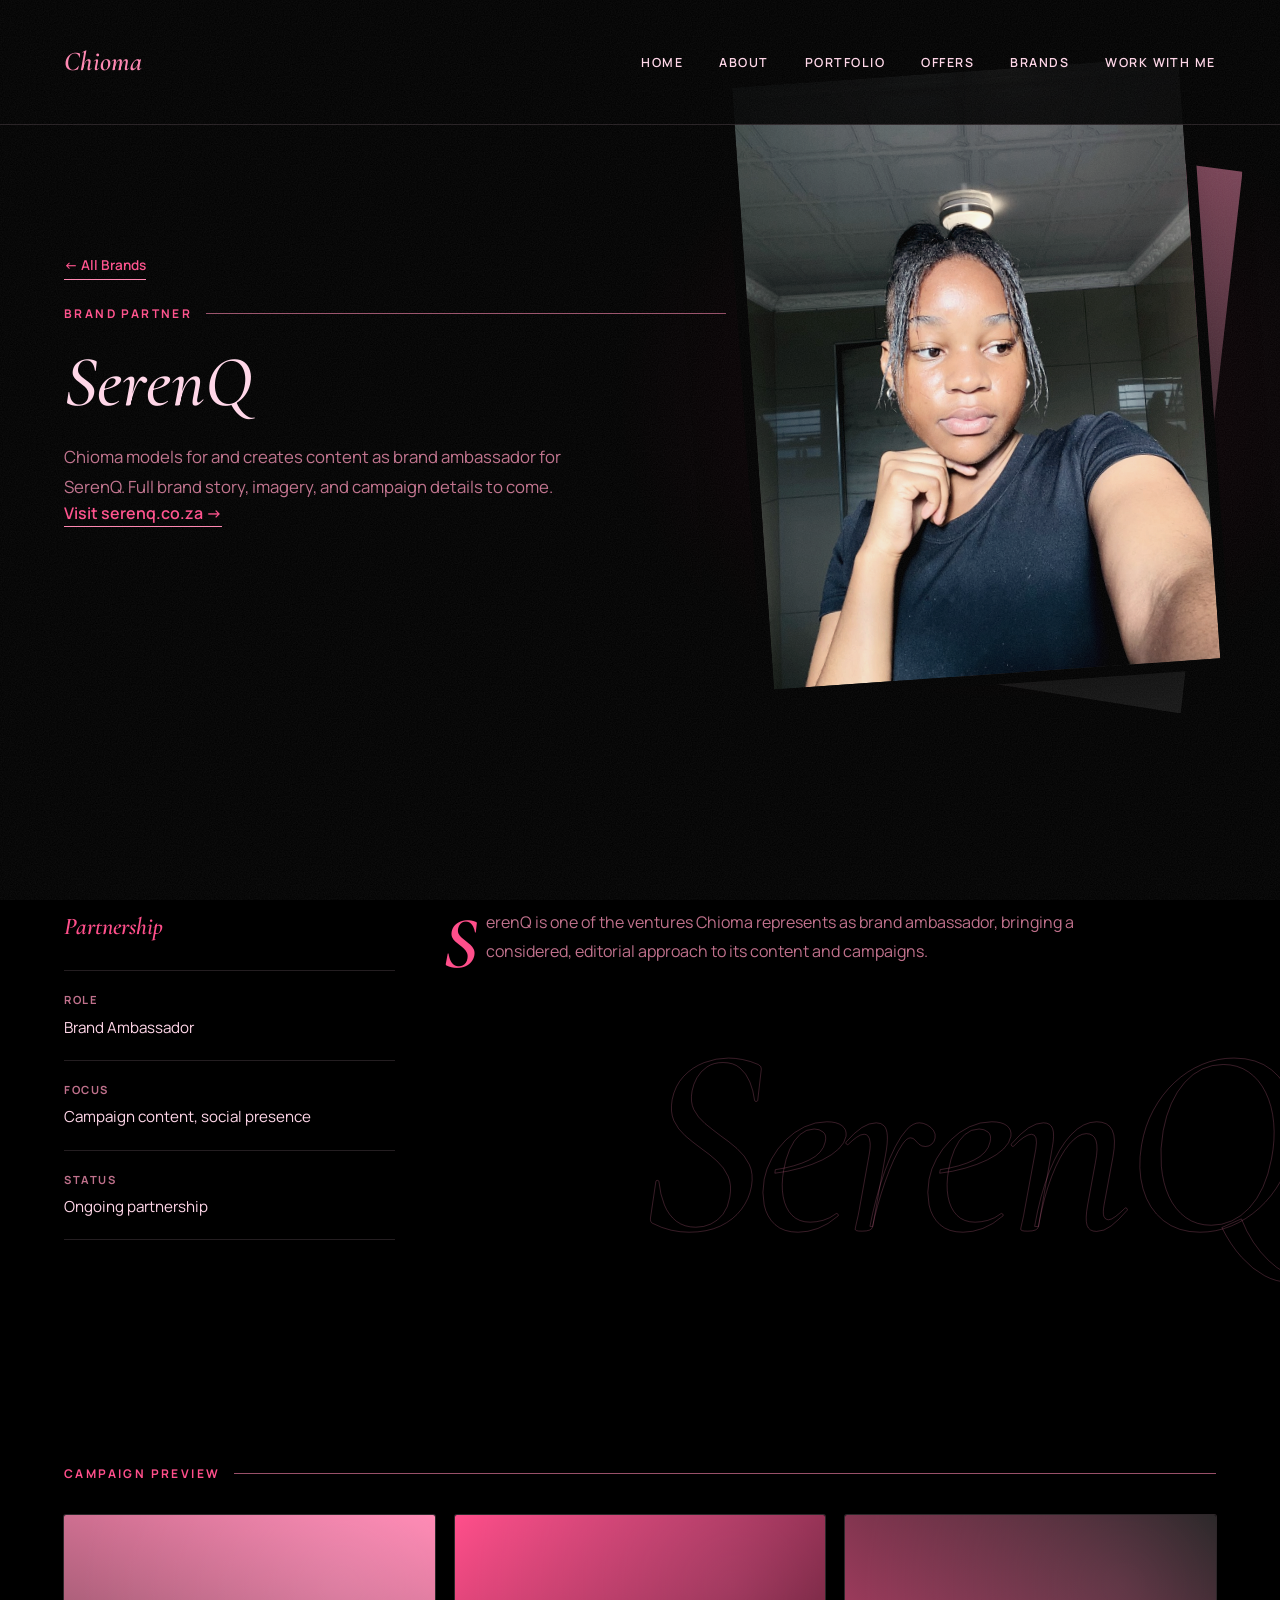
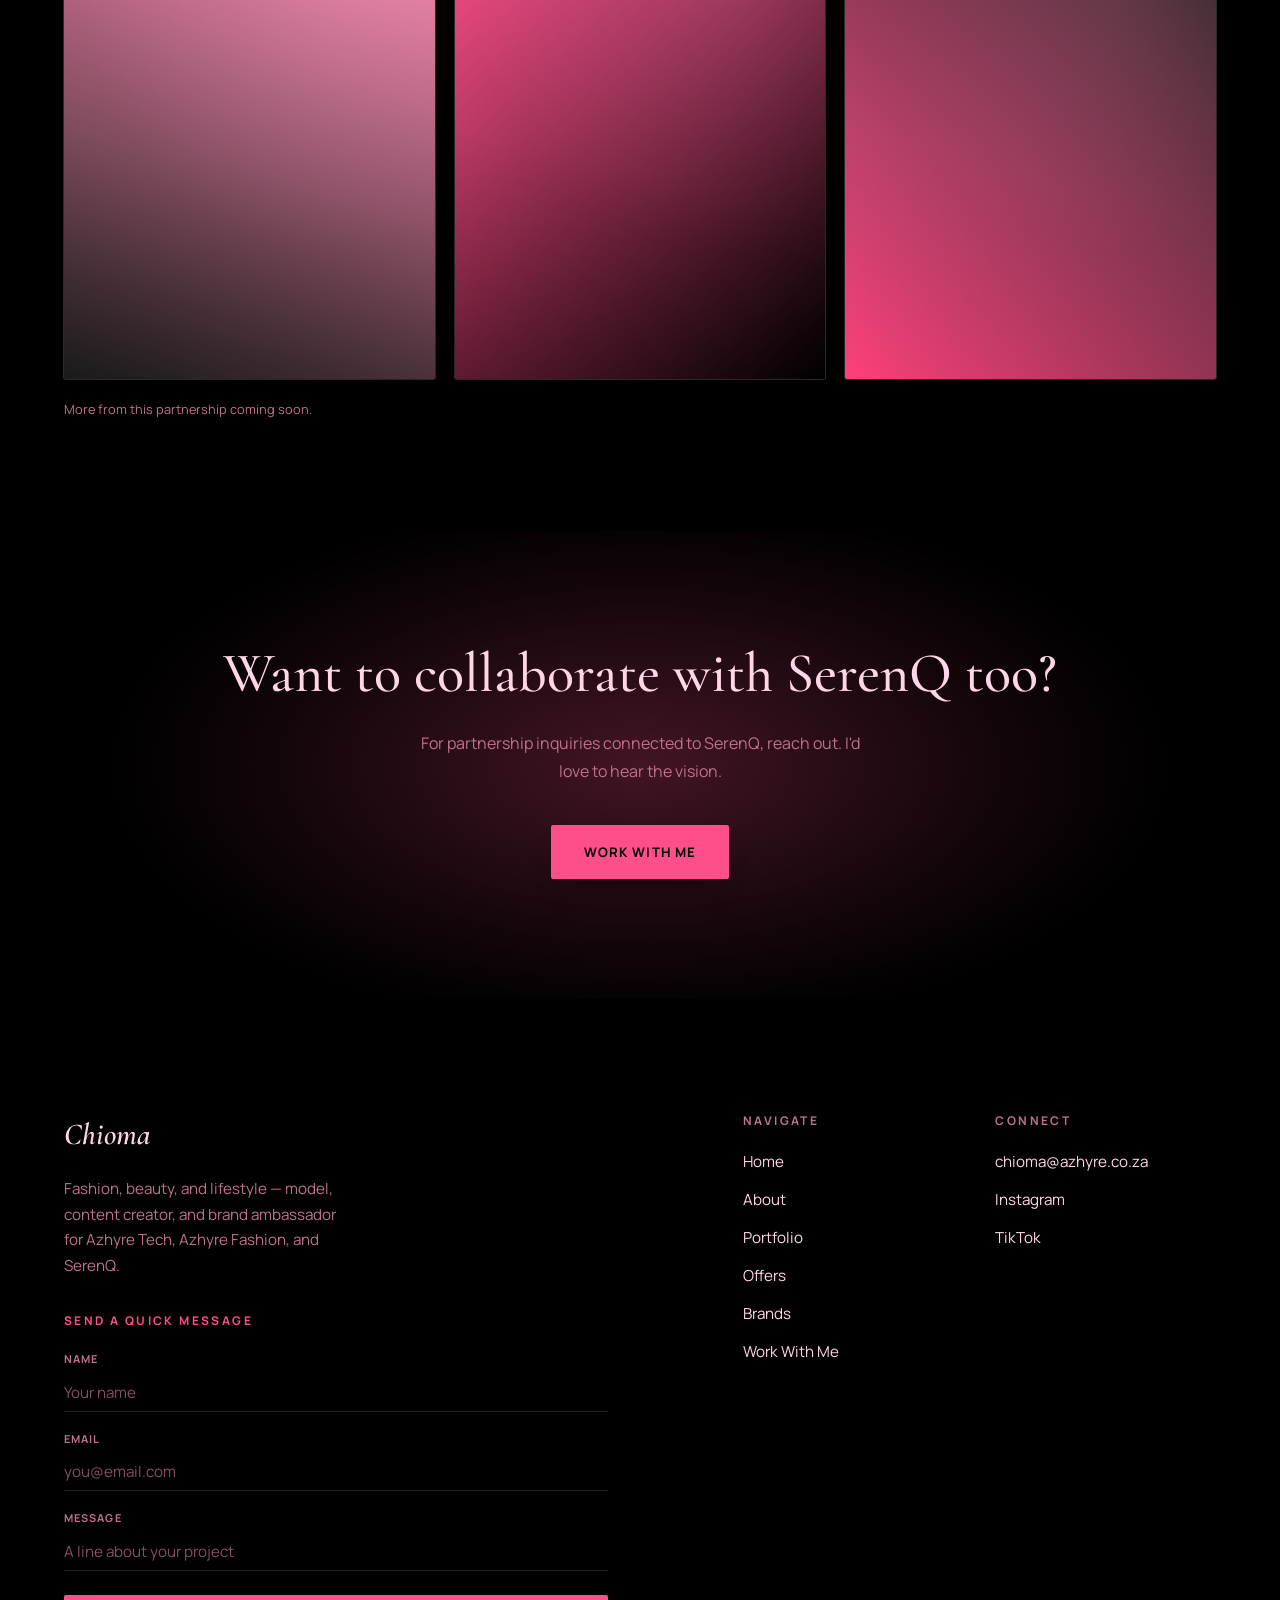
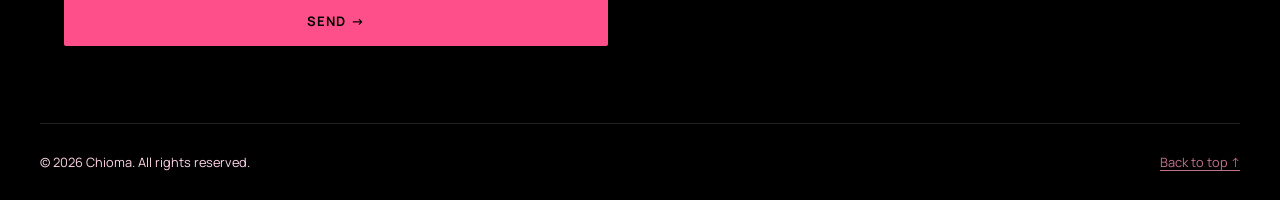
<file: brands/serenq.html>
<!DOCTYPE html>
<html lang="en">
<head>
  <meta charset="UTF-8">
  <meta name="viewport" content="width=device-width, initial-scale=1.0">
  <title>Chioma | SerenQ</title>
  <meta name="description" content="Chioma's brand ambassador partnership with SerenQ.">
  <link rel="icon" href="../images/icons/favicon.ico" sizes="any">
  <link rel="apple-touch-icon" href="../images/icons/apple-touch-icon.png">
  <link rel="manifest" href="../site.webmanifest">
  <meta name="theme-color" content="#000000">

  <!-- Link previews (WhatsApp, iMessage, Instagram, LinkedIn, X...).
       Image URL must be absolute for scrapers. -->
  <meta property="og:type" content="website">
  <meta property="og:site_name" content="Chioma">
  <meta property="og:title" content="Chioma | SerenQ">
  <meta property="og:description" content="Chioma's brand ambassador partnership with SerenQ.">
  <meta property="og:url" content="https://soma.azhyre.co.za/brands/serenq.html">
  <meta property="og:image" content="https://soma.azhyre.co.za/images/og/og-cover.jpg">
  <meta property="og:image:width" content="1200">
  <meta property="og:image:height" content="630">
  <meta property="og:image:alt" content="Chioma, model, creator, brand ambassador.">
  <meta name="twitter:card" content="summary_large_image">
  <link rel="preconnect" href="https://fonts.googleapis.com">
  <link rel="preconnect" href="https://fonts.gstatic.com" crossorigin>
  <link href="https://fonts.googleapis.com/css2?family=Cormorant+Garamond:ital,wght@0,500;0,600;1,500;1,600&family=Manrope:wght@400;500;600;700&display=swap" rel="stylesheet">
  <link rel="stylesheet" href="../css/style.css">
  <link rel="stylesheet" href="../css/responsive.css">
</head>
<body>
  <header>
    <nav class="site-nav">
      <div class="glass-ripples" aria-hidden="true"><span></span><span></span><span></span><span></span><span></span><span></span></div>
      <div class="nav-inner container">
        <a href="../index.html" class="logo">Chioma</a>
        <button class="nav-toggle" aria-label="Toggle navigation" aria-expanded="false">
          <span class="nav-toggle-bar"></span>
          <span class="nav-toggle-bar"></span>
        </button>
        <div class="nav-scrim"></div>
        <div class="nav-collapse">
          <div class="glass-ripples" aria-hidden="true"><span></span><span></span><span></span><span></span><span></span><span></span></div>
          <ul>
            <li><a href="../index.html">Home</a></li>
            <li><a href="../about.html">About</a></li>
            <li><a href="../portfolio.html">Portfolio</a></li>
            <li><a href="../offers.html">Offers</a></li>
            <li><a href="index.html" aria-current="page">Brands</a></li>
            <li><a href="../contact.html">Work With Me</a></li>
          </ul>
        </div>
      </div>
    </nav>
  </header>

  <main>
    <section class="page-header">
      <div class="container page-header-grid">
        <div>
          <a href="index.html" class="text-link brand-back-link">← All Brands</a>
          <p class="kicker">Brand Partner</p>
          <h1>SerenQ</h1>
          <p class="page-header-intro">
            <!-- Placeholder brand profile, pending SerenQ's own copy -->
            Chioma models for and creates content as brand ambassador
            for SerenQ. Full brand story, imagery, and campaign details
            to come.
          </p>
          <a href="https://serenq.co.za" class="text-link" target="_blank" rel="noopener">Visit serenq.co.za →</a>
        </div>
        <figure class="page-header-visual">
          <div class="page-header-photo-frame">
            <div class="page-header-photo-back"></div>
            <div class="page-header-photo">
              <img data-header-photo src="../images/portfolio/beauty/beauty-05.jpg" alt="Black and white mirror portrait in a hoodie, hand resting on top of head, looking down at the phone screen." loading="lazy">
            </div>
          </div>
        </figure>
      </div>
    </section>

    <!-- Partnership detail -->
    <section class="bio-section has-ghost">
      <span class="ghost-word ghost-word--low ghost-word--right" aria-hidden="true">SerenQ</span>
      <div class="container bio-grid">
        <div class="at-a-glance">
          <p class="section-kicker">Partnership</p>
          <dl class="glance-list">
            <div class="glance-item">
              <dt>Role</dt>
              <dd>Brand Ambassador</dd>
            </div>
            <div class="glance-item">
              <dt>Focus</dt>
              <dd>Campaign content, social presence</dd>
            </div>
            <div class="glance-item">
              <dt>Status</dt>
              <dd>Ongoing partnership</dd>
            </div>
          </dl>
        </div>
        <div class="bio-copy">
          <!-- Placeholder brand profile copy, pending SerenQ's own words -->
          <p class="drop-cap">
            SerenQ is one of the ventures Chioma represents as brand
            ambassador, bringing a considered, editorial approach to its
            content and campaigns.
          </p>
        </div>
        <!-- Second bio paragraph removed: it read live on the page as
             "This profile is a placeholder... will replace this copy
             before launch" — accurate for internal tracking, but not
             copy a visitor should see. Swap in SerenQ's own brand story
             here once supplied. -->
      </div>
    </section>

    <!-- Campaign preview -->
    <section class="brand-gallery">
      <div class="container">
        <p class="kicker">Campaign Preview</p>
        <div class="brand-gallery-grid">
          <div class="gallery-tile"><span class="swatch swatch-3"></span></div>
          <div class="gallery-tile"><span class="swatch swatch-1"></span></div>
          <div class="gallery-tile"><span class="swatch swatch-6"></span></div>
        </div>
        <p class="work-note">More from this partnership coming soon.</p>
      </div>
    </section>

    <section class="cta-close">
      <div class="container reveal">
        <h2>Want to collaborate with SerenQ too?</h2>
        <p>
          For partnership inquiries connected to SerenQ, reach out.
          I'd love to hear the vision.
        </p>
        <a href="../contact.html" class="btn-primary">Work With Me</a>
      </div>
    </section>
  </main>

  <footer class="site-footer">
    <div class="container footer-top">
      <div class="footer-contact">
        <div class="footer-brand">
          <a href="../index.html" class="footer-wordmark">Chioma</a>
          <p>Fashion, beauty, and lifestyle — model, content creator, and brand ambassador for Azhyre Tech, Azhyre Fashion, and SerenQ.</p>
        </div>
        <div class="footer-form-card">
          <p class="footer-label">Send a Quick Message</p>
          <form class="footer-form">
            <div class="footer-form-field">
              <label for="footer-name">Name</label>
              <input type="text" id="footer-name" name="name" placeholder="Your name" required>
            </div>
            <div class="footer-form-field">
              <label for="footer-email">Email</label>
              <input type="email" id="footer-email" name="email" placeholder="you@email.com" required>
            </div>
            <div class="footer-form-field">
              <label for="footer-message">Message</label>
              <input type="text" id="footer-message" name="message" placeholder="A line about your project" required>
            </div>
            <button type="submit" class="btn-primary">Send →</button>
          </form>
          <p class="footer-form-note" aria-live="polite"></p>
        </div>
      </div>
      <div class="footer-link-columns">
        <div>
          <p class="footer-label">Navigate</p>
          <div class="footer-links">
            <a href="../index.html">Home</a>
            <a href="../about.html">About</a>
            <a href="../portfolio.html">Portfolio</a>
            <a href="../offers.html">Offers</a>
            <a href="index.html">Brands</a>
            <a href="../contact.html">Work With Me</a>
          </div>
        </div>
        <div>
          <p class="footer-label">Connect</p>
          <div class="footer-links">
            <a href="mailto:chioma@azhyre.co.za">chioma@azhyre.co.za</a>
            <a href="https://www.instagram.com/itsschibaby">Instagram</a>
            <a href="https://www.tiktok.com/@itssoma75">TikTok</a>
          </div>
        </div>
      </div>
    </div>
    <div class="container footer-bottom">
      <p>&copy; 2026 Chioma. All rights reserved.</p>
      <a href="#">Back to top ↑</a>
    </div>
  </footer>

  <script src="../js/main.js"></script>
</body>
</html>
</file>
<file: css/style.css>
/* ==========================================================================
   Chioma — Main Stylesheet
   Palette: persistent true-black grounds (no white/light sections),
   hot pink as the one accent ("Editorial Spotlight Pink"), warm
   cinematic photo grade applied site-wide. Cormorant Garamond for
   display, Manrope for body/UI.
   ========================================================================== */

/* Cross-document continuity: page navigations cross-fade instead of
   hard-cutting, so moving through the site feels like turning pages in
   one magazine. No-ops silently in browsers without support. */
@view-transition {
  navigation: auto;
}

/* Page turn (Oct 2026): the outgoing page swings away to the left on
   its spine and fades, the incoming one slides in from the right — a
   magazine page turning rather than a plain crossfade. The header has
   its own transition name so the nav holds still while the page turns
   beneath it. */
::view-transition-old(root) {
  animation: page-turn-out 0.5s cubic-bezier(0.55, 0, 0.75, 0.2) both;
  transform-origin: left center;
}

::view-transition-new(root) {
  animation: page-turn-in 0.65s cubic-bezier(0.16, 1, 0.3, 1) 0.12s both;
}

header {
  view-transition-name: site-header;
}

@keyframes page-turn-out {
  to {
    opacity: 0;
    transform: perspective(1800px) rotateY(10deg) translateX(-5%);
  }
}

@keyframes page-turn-in {
  from {
    opacity: 0;
    transform: translateX(6%);
  }
}

/* Oct 2026 redesign — persistent dark world (was white/blush, dark
   accents only). See DESIGN.md's Colors section and Palette History
   for the full rationale. Token NAMES and ROLES are unchanged (bg =
   page ground, ink = primary text, accent = primary interactive
   color, on-accent = text atop a solid accent fill) — only the VALUES
   flipped, which is why most component CSS below needed zero edits.
   The two things that DON'T follow that flip automatically:
   (1) anywhere that explicitly borrowed the old light `--color-bg-
   pearl` for "light text on a dark surface" (the nav links, tag
   badges on photos, the lightbox) now uses `--color-ink` directly,
   since ink itself is the light tone now; (2) a few places that need
   to stay a deliberately BRIGHT surface regardless of the dark page
   (the polaroid card's paper mat, the inverse button) use the new
   `--color-ivory-surface` token instead of bg-pearl, since bg-pearl's
   role is now "secondary dark surface," not "bright surface." */
/* Oct 2026 "Editorial Spotlight Pink" repaint — see DESIGN.md's Palette
   History for the full before/after. Sourced from a black/pink palette
   reference (Filmora's black-pink palette guide), not generated: the
   four anchor hexes are #000000, #222222, #FF4F8B, #FFD6E8. This
   palette gives only two distinct near-black tones (vs. the prior
   system's five warm-noir tiers), so --color-bg/--color-accent-deep/
   --color-on-accent intentionally collapse to the same literal
   #000000 — a starker, more graphic "poster black" read than the
   previous warm-noir system had, not an oversight. --color-bg-pearl
   is the one interpolated (not sourced) value, a midpoint needed to
   keep a 3-tier dark-surface system with only 2 given blacks. */
:root {
  --color-bg: #000000;           /* primary dark ground */
  --color-bg-pearl: #111111;     /* secondary dark surface — about-teaser, focus-section, brand-gallery, footer; interpolated midpoint, not a sourced palette value */
  --color-bg-blush: #222222;     /* lightest dark tier — hero, page-header, brand-strip */

  --color-accent: #FF4F8B;       /* hot pink — primary interactive/CTA/link color, sourced directly from the palette */
  --color-accent-soft: #FF85B0;  /* paler rose — decorative/structural only (gradients, hairline tints); derived midpoint between --color-accent and --color-ink */
  --color-accent-deep: #000000;  /* truest black — deepest shadow/gradient stop; same literal value as --color-bg in this palette (see note above) */

  --color-ink: #FFD6E8;          /* primary text — pale pink, sourced directly from the palette */
  --color-ink-soft: #C0718C;     /* secondary/muted text — desaturated rose-mauve, blended from the accent hue toward neutral gray */
  --color-on-accent: #000000;    /* dark text atop solid accent surfaces (buttons) — true black for maximum contrast against the hot-pink fill */

  --color-ivory-surface: #FFD6E8; /* the one deliberately BRIGHT surface in an otherwise all-dark system — polaroid card mat, inverse button fill; same value as --color-ink, named separately because the role (a bright card-like object) differs from "text color" */

  --font-heading: 'Cormorant Garamond', Georgia, 'Times New Roman', serif;
  --font-body: 'Manrope', -apple-system, BlinkMacSystemFont, 'Segoe UI', Arial, sans-serif;

  --rule-soft: 1px solid rgba(255, 214, 232, 0.14);  /* light hairline, was dark-on-light */
  --ease-out-expo: cubic-bezier(0.16, 1, 0.3, 1);

  --section-pad: 7rem;
}

/* Seamless ground (Oct 2026, "flow into each other without it looking
   all boxes"): every section sits on the one continuous black body
   background — no section paints its own tier color anymore, so there
   is no seam anywhere between sections. Atmosphere comes only from
   soft glows that fade out well inside their own section (see .hero,
   .page-header, .cta-close), never from a flat full-width fill. */

* {
  box-sizing: border-box;
  margin: 0;
  padding: 0;
}

/* `overflow-x: hidden` on both html and body: the closed mobile
   `.nav-collapse` drawer sits just off-screen via `transform:
   translateX(...)`, not `display: none`, so without this a visitor
   could scroll the page horizontally and see the drawer bleed into
   view even without opening it (305px of overflow, confirmed via
   `document.documentElement.scrollWidth` vs `clientWidth` at mobile
   widths). Safe with the full-bleed `position: fixed` header — fixed
   elements size against the viewport regardless of this. */
html {
  overflow-x: hidden;
}

body {
  font-family: var(--font-body);
  color: var(--color-ink);
  background-color: var(--color-bg);
  line-height: 1.6;
  overflow-x: hidden;
}

h1, h2, h3, h4 {
  font-family: var(--font-heading);
  line-height: 1.1;
  font-weight: 500;
}

p { color: var(--color-ink); }

a {
  color: inherit;
  text-decoration: none;
}

/* Unified warm cinematic grade — Oct 2026 redesign. Every real photo
   on the site now (favicon/icons are the only non-photo-tag graphics,
   so this is safe as a blanket rule) passes through the same filter
   chain, so a mix of full-color phone shots and pre-existing
   black-and-white shots reads as one deliberately graded body of work
   instead of an assortment of snapshots. saturate() pulls color shots
   toward the same muted family without flattening them to grayscale;
   sepia() nudges everything warm, toward the accent's pink/rose hue
   family; contrast()/brightness() give it a touch more "film," less
   "camera roll." Applied once here rather than per-component so a
   newly added photo anywhere inherits it automatically. */
img {
  max-width: 100%;
  display: block;
  filter: saturate(0.78) sepia(0.16) contrast(1.08) brightness(0.96);
}

.container {
  width: 100%;
  max-width: 1200px;
  margin: 0 auto;
  padding-left: 1.5rem;
  padding-right: 1.5rem;
}

/* ==========================================================================
   Navigation
   ========================================================================== */

/* Fixed (desktop) so the header floats over the hero/page-header instead
   of pushing it down — hero content starts at the true top of the
   viewport, with the glass bar overlaid on top of it. Translucent so the
   backdrop-filter blur actually has that content passing underneath it
   to blur — a glass surface over a static background would just look
   tinted, not glassy. Reverted to the original in-flow `sticky` at
   ≤900px (see responsive.css) — the overlay-hero treatment is a desktop
   thing; tablet/mobile keep the header pushing content down normally. */
header {
  position: fixed;
  top: 0;
  left: 0;
  width: 100%;
  z-index: 500;
}

/* Base = fully-grown, resting state (top of page, or scroll position 0).
   initStickyNav() in main.js adds/removes .is-compact / .is-shadow /
   .is-hidden as the page scrolls: .is-compact (shrunk) any time
   scrollY > 0, whether scrolling up or down — so the header stays
   shrunk-but-visible on the way back up rather than growing back first —
   and neither (fully grown again) once scrollY returns to 0. .is-shadow
   lifts it off the page ("hovering" rather than flush/flat) any time
   it's not at that resting top position. .is-hidden (desktop only —
   neutralized at ≤900px in responsive.css) slides the header off-screen
   while actively scrolling down, and is removed the instant the user
   scrolls up, so it doesn't permanently occupy space over page content
   but is always one upward scroll away.

   Deliberate exception to the site's "animate transform/opacity, not
   layout properties" rule (see DESIGN.md Don'ts): this transitions
   `padding`, a genuine layout property, in addition to `transform`
   (used for the hide/show slide, per the rule). A transform: scale()
   can't substitute for the padding change — the requested effect is the
   header's real box height changing (so it actually grows/shrinks)
   while the logo/link text stays crisp at native size, not a
   visually-scaled illusion. Scoped to one small, cheap element (a
   single flex row, not a page-wide grid) transitioning at most once per
   scroll-direction change, not a continuous per-frame animation — the
   layout-thrash risk this rule guards against doesn't really apply at
   this scale. Confirmed smooth in-browser. */
.site-nav {
  position: relative;
  padding: 2.5rem 0;
  /* saturate(160%) + 0.78 alpha were tuned for the old lavender-tinted
     background: boosting saturation of a faint lavender bleed-through
     read as rich glass. Against the new blush-pink background it instead
     boosted the pink into a muddy brown/taupe cast (confirmed live,
     Oct 2026 critique) — not a hex-value problem, a blend problem.
     Higher opacity + no saturation boost reads as genuine soft black. */
  background: rgba(0, 0, 0, 0.9);
  backdrop-filter: blur(18px) saturate(100%);
  -webkit-backdrop-filter: blur(18px) saturate(100%);
  border-bottom: 1px solid rgba(255, 214, 232, 0.14);
  transition: padding 0.45s var(--ease-out-expo), box-shadow 0.45s var(--ease-out-expo), transform 0.45s var(--ease-out-expo);
}

.site-nav.is-shadow {
  box-shadow: 0 20px 40px -18px rgba(0, 0, 0, 0.45);
}

.site-nav.is-hidden {
  transform: translateY(-100%);
}

.site-nav.is-compact {
  padding: 1.75rem 0;
}

/* Content row, capped to the same 1200px column as the rest of the page
   (via the shared .container class) — kept separate from .site-nav so
   the glass background/blur/scroll-shrink padding above can span the
   full viewport width edge-to-edge instead of being capped with it. */
.nav-inner {
  display: flex;
  align-items: center;
  justify-content: space-between;
}

/* Ambient "water droplet" rings — decorative only (aria-hidden),
   painted first so the logo/links/toggle (normal DOM flow, no z-index
   needed) stack above them automatically. Kept to faint pearl-tinted
   rings, never blue, per the Soft-Noir palette rule (see DESIGN.md). */
.glass-ripples {
  position: absolute;
  inset: 0;
  overflow: hidden;
  pointer-events: none;
}

.glass-ripples span {
  position: absolute;
  width: 14px;
  height: 14px;
  border-radius: 50%;
  border: 1px solid rgba(255, 214, 232, 0.35);
  opacity: 0;
  animation: ripple-pulse 4s ease-out infinite;
}

/* top values hug the bar's top/bottom edges (~15%/85%) rather than its
   vertical center, where nav link text sits — at the old ~25-70% band,
   a ring's horizontal position collided with different link labels at
   different viewport widths (confirmed: one ring sat on "BRANDS" at a
   wide viewport, another on "ABOUT" at a narrower one). Edge-hugging
   avoids the text band entirely regardless of viewport or which links
   happen to fall under which ring. */
.glass-ripples span:nth-child(1) { left: 8%;  top: 15%; animation-delay: 0s;    width: 12px; height: 12px; }
.glass-ripples span:nth-child(2) { left: 26%; top: 85%; animation-delay: 1.1s;  width: 18px; height: 18px; }
.glass-ripples span:nth-child(3) { left: 42%; top: 15%; animation-delay: 2.2s;  width: 10px; height: 10px; }
.glass-ripples span:nth-child(4) { left: 58%; top: 85%; animation-delay: 0.6s;  width: 16px; height: 16px; }
.glass-ripples span:nth-child(5) { left: 80%; top: 15%; animation-delay: 1.8s;  width: 13px; height: 13px; }
.glass-ripples span:nth-child(6) { left: 92%; top: 85%; animation-delay: 2.9s;  width: 15px; height: 15px; }

@keyframes ripple-pulse {
  0% { transform: scale(0.3); opacity: 0; }
  12% { opacity: 0.55; }
  100% { transform: scale(7); opacity: 0; }
}

.site-nav .logo {
  font-family: var(--font-heading);
  font-style: italic;
  font-weight: 600;
  font-size: 1.7rem;
  color: var(--color-accent-soft);
  letter-spacing: 0.01em;
}

.site-nav ul {
  display: flex;
  gap: 2.25rem;
  list-style: none;
}

/* Light text — the header glass is now the same dark noir as the mobile
   drawer (rgba(0, 0, 0,X)), nearly identical to --color-ink, which
   would be invisible-on-invisible if links kept their original ink
   color from the site's light-background default. */
.site-nav ul li a {
  position: relative;
  font-family: var(--font-body);
  font-size: 0.78rem;
  font-weight: 600;
  letter-spacing: 0.12em;
  text-transform: uppercase;
  color: var(--color-ink);
  padding-bottom: 0.35rem;
}

.site-nav ul li a::after {
  content: '';
  position: absolute;
  left: 0;
  bottom: 0;
  width: 100%;
  height: 1px;
  background: var(--color-accent-soft);
  transform: scaleX(0);
  transform-origin: left;
  transition: transform 0.4s var(--ease-out-expo);
}

.site-nav ul li a:hover::after,
.site-nav ul li a:focus-visible::after {
  transform: scaleX(1);
}

.nav-collapse {
  display: contents;
}

/* Backdrop scrim behind the mobile off-canvas drawer (see .nav-collapse's
   ≤600px override below). Hidden/inert on desktop, where .nav-collapse
   is just `display: contents` and never opens. */
.nav-scrim {
  /* top/left + vw/vh (not `inset: 0`) deliberately — .nav-scrim's
     ancestor .site-nav has `backdrop-filter`, which makes .site-nav
     the containing block for fixed descendants' *percentage* offsets
     (top/right/bottom/left as %, which `inset: 0` shorthand computes
     as). That collapsed this scrim to .site-nav's own ~44px header-bar
     height instead of the full page, since `bottom: 0` resolved against
     .site-nav's bottom edge, not the viewport's. vw/vh units sidestep
     this entirely — they're always viewport-relative regardless of
     containing block, which is also why .nav-collapse's `height: 100vh`
     (below) was unaffected by the same trap. */
  position: fixed;
  top: 0;
  left: 0;
  width: 100vw;
  height: 100vh;
  background: rgba(0, 0, 0, 0.35);
  opacity: 0;
  visibility: hidden;
  transition: opacity 0.35s var(--ease-out-expo);
  z-index: 55;
}

.nav-scrim.open {
  opacity: 1;
  visibility: visible;
}

.nav-toggle {
  position: relative;
  display: none;
  flex-direction: column;
  justify-content: center;
  gap: 5px;
  width: 24px;
  padding: 4px;
  background: none;
  border: none;
  cursor: pointer;
}

.nav-toggle-bar {
  display: block;
  width: 100%;
  height: 2px;
  background: var(--color-accent-soft);
  transition: transform 0.35s var(--ease-out-expo), opacity 0.35s var(--ease-out-expo);
}

.nav-toggle[aria-expanded="true"] .nav-toggle-bar:first-child {
  transform: translateY(3.5px) rotate(45deg);
}

.nav-toggle[aria-expanded="true"] .nav-toggle-bar:last-child {
  transform: translateY(-3.5px) rotate(-45deg);
}

.nav-toggle:focus-visible,
a:focus-visible,
button:focus-visible {
  outline: 2px solid var(--color-accent);
  outline-offset: 3px;
}

/* ==========================================================================
   Buttons / links
   ========================================================================== */

.btn-primary {
  position: relative;
  display: inline-block;
  font-family: var(--font-body);
  font-weight: 700;
  font-size: 0.82rem;
  letter-spacing: 0.08em;
  text-transform: uppercase;
  color: var(--color-on-accent);
  background: var(--color-accent);
  padding: 1.05rem 2.1rem;
  border-radius: 2px;
  box-shadow: 0 14px 28px -14px rgba(0, 0, 0, 0.55);
  transition: transform 0.4s var(--ease-out-expo), box-shadow 0.4s var(--ease-out-expo);
}

.btn-primary:hover {
  transform: translateY(-3px);
  box-shadow: 0 20px 34px -12px rgba(0, 0, 0, 0.6);
}

.btn-secondary {
  position: relative;
  display: inline-block;
  font-family: var(--font-body);
  font-weight: 700;
  font-size: 0.82rem;
  letter-spacing: 0.08em;
  text-transform: uppercase;
  color: var(--color-accent);
  padding-bottom: 0.35rem;
  transition: color 0.3s var(--ease-out-expo);
}

.btn-secondary::after {
  content: '';
  position: absolute;
  left: 0;
  bottom: 0;
  width: 100%;
  height: 1px;
  background: var(--color-accent-soft);
  transition: background 0.3s var(--ease-out-expo);
}

.btn-secondary:hover {
  color: var(--color-ink);
}

.btn-secondary:hover::after {
  background: var(--color-accent);
}

.text-link {
  color: var(--color-accent);
  font-weight: 600;
  border-bottom: 1px solid var(--color-accent-soft);
  padding-bottom: 2px;
  transition: border-color 0.3s var(--ease-out-expo), color 0.3s var(--ease-out-expo);
}

.text-link:hover {
  color: var(--color-ink);
  border-color: var(--color-accent);
}

/* ==========================================================================
   Section labels
   ========================================================================== */

.kicker {
  display: flex;
  align-items: center;
  gap: 0.85rem;
  font-family: var(--font-body);
  font-size: 0.75rem;
  font-weight: 700;
  letter-spacing: 0.2em;
  text-transform: uppercase;
  color: var(--color-accent);
  margin-bottom: 1.25rem;
}

.kicker::after {
  content: '';
  flex: 1;
  height: 1px;
  background: var(--color-accent-soft);
  opacity: 0.6;
}

.section-kicker {
  font-family: var(--font-heading);
  font-style: italic;
  font-weight: 600;
  font-size: 1.5rem;
  color: var(--color-accent);
  margin-bottom: 0.75rem;
}

/* ==========================================================================
   Magazine devices (Oct 2026 "add character" pass) — borrowed from
   black-magazine cover/spread layouts (Pinterest reference boards):
   giant cropped type set behind the content, a vertical cover-line
   running up the page edge, a drop cap opening a passage, and print
   grain over everything. All type or texture sitting directly on the
   seamless ground — none of them adds a surface or box.
   ========================================================================== */

/* Print grain: a fixed, static fractal-noise layer over the whole
   viewport, so the flat digital black reads like ink on paper. Static
   (no animation) and pointer-events: none, so it costs nothing after
   first paint and never intercepts input. */
body::after {
  content: '';
  position: fixed;
  inset: 0;
  z-index: 9999;
  pointer-events: none;
  opacity: 0.07;
  background-image: url("data:image/svg+xml,%3Csvg xmlns='http://www.w3.org/2000/svg' width='180' height='180'%3E%3Cfilter id='n'%3E%3CfeTurbulence type='fractalNoise' baseFrequency='0.85' numOctaves='3' stitchTiles='stitch'/%3E%3CfeColorMatrix values='0 0 0 0 1 0 0 0 0 1 0 0 0 0 1 0 0 0 0.9 0'/%3E%3C/filter%3E%3Crect width='100%25' height='100%25' filter='url(%23n)'/%3E%3C/svg%3E");
}

/* Ghost word: a giant outlined italic word cropped behind a section's
   content, like a cover masthead running under the photo. Outline-
   only (no fill) at low alpha so body copy over it stays fully
   legible. Bleeds off the viewport edge on purpose; html/body already
   clip horizontal overflow. */
.has-ghost {
  position: relative;
}

.has-ghost > .container {
  position: relative;
  z-index: 1;
}

.ghost-word {
  position: absolute;
  top: calc(var(--section-pad) * 0.35);
  left: -0.06em;
  font-family: var(--font-heading);
  font-style: italic;
  font-weight: 500;
  font-size: clamp(7rem, 21vw, 18rem);
  line-height: 0.8;
  letter-spacing: -0.03em;
  white-space: nowrap;
  color: transparent;
  -webkit-text-stroke: 1px rgba(255, 133, 176, 0.22);
  pointer-events: none;
  user-select: none;
}

.ghost-word--right {
  left: auto;
  right: -0.04em;
}

/* Sits low, behind a photo cluster rather than a heading — the word
   reads in the gaps between photos, like cover type running behind
   the model. */
.ghost-word--low {
  top: auto;
  bottom: calc(var(--section-pad) * 0.9);
}

/* Edition line: the cover-line detail ("Vol. VIII — Autumn/Winter
   Edition") set vertically up the hero's left edge. Only shown when
   the viewport is wide enough to leave a real margin outside the
   1200px column; narrower, it would collide with the hero copy. */
.edition-line {
  position: absolute;
  left: 1.5rem;
  bottom: var(--section-pad);
  z-index: 2;
  writing-mode: vertical-rl;
  transform: rotate(180deg);
  font-family: var(--font-body);
  font-size: 0.65rem;
  font-weight: 700;
  letter-spacing: 0.32em;
  text-transform: uppercase;
  color: var(--color-ink-soft);
  opacity: 0.8;
}

@media (max-width: 1320px) {
  .edition-line {
    display: none;
  }
}

/* Type band: the cover-lines of a magazine running past as a slow
   ticker — big italic display type on the bare ground, alternating
   solid ink and pink outline, with a small pink diamond between each. Two
   identical halves in the track, so translating by -50% loops with no
   visible jump. Static under prefers-reduced-motion. */
.marquee {
  overflow: hidden;
  padding: 1.5rem 0;
}

.marquee-track {
  display: flex;
  width: max-content;
  animation: marquee-scroll 45s linear infinite;
}

.marquee-track span {
  font-family: var(--font-heading);
  font-style: italic;
  font-weight: 500;
  font-size: clamp(2.5rem, 6vw, 4.75rem);
  line-height: 1.1;
  white-space: nowrap;
  color: var(--color-ink);
}

.marquee-track span:nth-child(even) {
  color: transparent;
  -webkit-text-stroke: 1px var(--color-accent);
}

.marquee-track span::after {
  /* Drawn, not a glyph — the star character fell back to a mismatched
     font inside Cormorant italic. */
  content: '';
  display: inline-block;
  width: 0.16em;
  height: 0.16em;
  margin: 0 0.7em;
  vertical-align: middle;
  background: var(--color-accent);
  transform: rotate(45deg);
}

@keyframes marquee-scroll {
  to { transform: translateX(-50%); }
}

/* Drop cap: a passage opener in the display face, the way a feature
   story starts in print. */
.drop-cap::first-letter {
  float: left;
  font-family: var(--font-heading);
  font-style: italic;
  font-weight: 600;
  font-size: 4.6em;
  line-height: 0.82;
  color: var(--color-accent);
  margin: 0.08em 0.12em 0 0;
}

/* ==========================================================================
   First-visit intro (homepage only) — the issue's cover: a pink italic
   "C" inks in on black with an edition line beneath, then the cover
   lifts to reveal the homepage. Shown/hidden purely by the
   .show-intro class the inline <head> script in index.html manages;
   main.js only adds tap-to-skip. While it's up, the hero's own entrance
   animations are paused so they play for real once the cover lifts.
   ========================================================================== */

.site-intro {
  position: fixed;
  inset: 0;
  z-index: 800;
  display: grid;
  place-content: center;
  justify-items: center;
  gap: 1.25rem;
  background: var(--color-bg);
  opacity: 0;
  visibility: hidden;
  transition: opacity 0.8s var(--ease-out-expo), visibility 0s linear 0.8s;
  cursor: pointer;
}

.show-intro .site-intro {
  opacity: 1;
  visibility: visible;
  transition: none;
}

.site-intro-mark {
  font-family: var(--font-heading);
  font-style: italic;
  font-weight: 600;
  font-size: clamp(9rem, 32vw, 15rem);
  line-height: 0.8;
  color: var(--color-accent);
  animation: ink-reveal 1s var(--ease-out-expo) both 0.15s;
}

.site-intro-line {
  font-family: var(--font-body);
  font-size: 0.7rem;
  font-weight: 700;
  letter-spacing: 0.32em;
  text-transform: uppercase;
  color: var(--color-ink-soft);
  animation: fade-up 0.8s var(--ease-out-expo) both 0.7s;
}

.show-intro .hero,
.show-intro .hero * {
  animation-play-state: paused !important;
}

/* ==========================================================================
   Hero
   ========================================================================== */

.hero {
  position: relative;
  background: radial-gradient(ellipse 45% 60% at 78% 50%, rgba(255, 79, 139, 0.09), transparent 70%);
  padding: var(--section-pad) 0;
  overflow: hidden;
}

.hero-grid {
  display: grid;
  grid-template-columns: 1.15fr 1fr;
  gap: 1.5rem;
  align-items: center;
}

.hero-copy {
  position: relative;
  z-index: 2;
}

.hero-title {
  /* Oversized past the usual 6rem display cap on purpose: the brief's own
     cover-line-bleeding-behind-the-panel concept only reads at masthead
     scale, so the type has to reach toward the visual to sell it. */
  font-family: var(--font-heading);
  font-style: italic;
  font-weight: 600;
  font-size: clamp(4.5rem, 13vw, 9rem);
  line-height: 0.9;
  letter-spacing: -0.02em;
  color: var(--color-ink);
  position: relative;
  z-index: 2;
}

.hero-title .accent {
  color: var(--color-accent);
}

.hero-tagline {
  font-family: var(--font-body);
  font-size: 1.05rem;
  line-height: 1.75;
  color: var(--color-ink-soft);
  max-width: 42ch;
  margin-top: 1.75rem;
}

.hero-actions {
  display: flex;
  align-items: center;
  gap: 2rem;
  flex-wrap: wrap;
  margin-top: 2.75rem;
}

.hero-visual {
  position: relative;
  z-index: 1;
  /* max-width caps the polaroid stack's rendered size — without it, the
     stack's `aspect-ratio: 3/4` was deriving its height purely from the
     grid column's full bled width (~845px at common desktop widths),
     making it ~1126px tall against .hero-copy's ~413px. .hero-grid's
     `align-items: center` then split that ~713px gap into huge empty
     space above AND below the text block (confirmed via
     getBoundingClientRect during the Oct 2026 critique). Capping the
     width the stack is allowed to bleed to keeps the signature
     oversized-photo-bleeding-past-the-column effect while bringing the
     two columns' heights close enough that `align-items: center`
     actually reads as centered, not lopsided. */
  max-width: 560px;
  margin-left: -8rem;
  margin-right: calc(-1 * max(0px, (100vw - 1200px) / 2 + 1.5rem));
}

/* ==========================================================================
   Polaroid stack (hero — real photos, replaces the placeholder silhouette
   in the same slot/aspect-ratio/entrance animation)
   ========================================================================== */

/* Same footprint as the old .silhouette-frame so the hero layout doesn't
   shift: js/main.js's initPolaroidStack() drives the scatter/cycle/reshuffle
   via the --tx/--ty/--rot/--drag custom properties below. Fallback (no JS)
   is the fixed nth-child fan so the hero never shows a dead stack of
   identical, unrotated photos. */
.polaroid-stack {
  position: relative;
  aspect-ratio: 3 / 4;
  touch-action: pan-y;
}

.polaroid-stack:focus-visible {
  outline: 2px solid var(--color-accent);
  outline-offset: 6px;
}

.polaroid-card {
  position: absolute;
  top: 50%;
  left: 50%;
  width: 72%;
  aspect-ratio: 4 / 5;
  background: var(--color-ivory-surface);
  padding: 0.6rem 0.6rem 1.6rem;
  border-radius: 2px;
  box-shadow: 0 32px 60px -22px rgba(0, 0, 0, 0.5);
  cursor: grab;
  user-select: none;
  transform: translate(-50%, -50%) translate(var(--tx, 0%), var(--ty, 0%)) translate(var(--drag, 0px), 0) rotate(var(--rot, 0deg));
  transition: transform 0.6s var(--ease-out-expo), opacity 0.5s var(--ease-out-expo);
}

.polaroid-card:active {
  cursor: grabbing;
}

.polaroid-card img {
  display: block;
  width: 100%;
  height: 100%;
  object-fit: cover;
  /* Biased toward the top third rather than dead-center: these are
     portrait phone photos with the face/subject in the upper portion
     and plainer clothing/background below, and a center crop on a
     back-stack card (which only reveals a thin sliver past the
     scatter offset) could land squarely on a dark, featureless area —
     confirmed on mirror-selfie-04.jpg, whose default-centered crop
     landed on near-black jeans and read as a broken/empty card (Oct
     2026 critique). Check each new polaroid photo against this
     default before assuming it crops well; override per-image via an
     inline style if it doesn't, same pattern as the portfolio grid's
     "Per-image crop overrides" in PROJECT_NOTES.md. */
  object-position: 50% 22%;
}

.polaroid-caption {
  position: absolute;
  left: 0.6rem;
  right: 0.6rem;
  bottom: 0.5rem;
  font-family: var(--font-body);
  font-size: 0.65rem;
  font-weight: 600;
  letter-spacing: 0.14em;
  text-transform: uppercase;
  color: var(--color-ink-soft);
  text-align: center;
}

/* No-JS / pre-JS fallback fan — fixed, not random, so the layout is stable
   before initPolaroidStack() applies its own scatter values. */
.polaroid-card:nth-child(1) { --rot: -6deg; --tx: -6%;  --ty: 2%;  z-index: 6; }
.polaroid-card:nth-child(2) { --rot: 4deg;  --tx: 6%;   --ty: -4%; z-index: 5; }
.polaroid-card:nth-child(3) { --rot: -4deg; --tx: -3%;  --ty: 6%;  z-index: 4; }
.polaroid-card:nth-child(4) { --rot: 7deg;  --tx: 5%;   --ty: 5%;  z-index: 3; }
.polaroid-card:nth-child(5) { --rot: -8deg; --tx: -5%;  --ty: -5%; z-index: 2; }
.polaroid-card:nth-child(6) { --rot: 9deg;  --tx: 3%;   --ty: -7%; z-index: 1; }

/* ==========================================================================
   Page header (About / Portfolio / Brands / Contact masthead-lite)
   ========================================================================== */

.page-header {
  background: radial-gradient(ellipse 45% 60% at 78% 50%, rgba(255, 79, 139, 0.09), transparent 70%);
  padding: calc(var(--section-pad) * 0.85) 0 var(--section-pad);
}

.page-header-grid {
  display: grid;
  grid-template-columns: 1.2fr 0.8fr;
  gap: 3rem;
  align-items: center;
}

.page-header .kicker {
  animation: fade-up 0.6s var(--ease-out-expo) both;
}

.page-header h1 {
  font-style: italic;
  font-size: clamp(2.75rem, 6vw, 4.5rem);
  margin: 0.5rem 0 1.25rem;
  color: var(--color-ink);
  animation: ink-reveal 0.8s var(--ease-out-expo) both 0.2s;
}

.page-header-intro {
  font-size: 1.05rem;
  line-height: 1.75;
  color: var(--color-ink-soft);
  max-width: 52ch;
  animation: fade-up 0.7s var(--ease-out-expo) both 0.4s;
}

.page-header-visual {
  animation: fade-up 0.8s var(--ease-out-expo) both 0.3s;
}

/* Real photo used in every non-hero page-header (About/Portfolio/Brands/
   Contact) — replaces what used to be a smaller .silhouette-frame
   panel. js/main.js's initHeaderPhoto() randomly picks one of a fixed set
   of photos into the .page-header-photo img on each load (fresh pairing
   per visit, not a fixed per-page assignment). Two-layer composition
   echoes the hero's silhouette-back/front bleed: a hot-pink clipped shape
   peeks out from behind a slightly rotated, larger-than-the-box photo
   card, rather than a flat single rectangle. Neither layer clips to the
   .page-header-photo-frame box (no overflow: hidden there) so the back
   shape's offset is actually visible, same as the hero's silhouette-frame
   never clipping its own children. */
.page-header-photo-frame {
  position: relative;
  aspect-ratio: 3 / 4;
}

.page-header-photo-back {
  position: absolute;
  inset: 0;
  border-radius: 2px;
  background: linear-gradient(155deg, var(--color-accent-soft) 0%, var(--color-bg-blush) 85%);
  clip-path: polygon(20% 0%, 100% 8%, 86% 100%, 2% 90%);
  opacity: 0.7;
  transform: translate(6%, 5%);
}

.page-header-photo {
  position: absolute;
  inset: 0;
  border-radius: 2px;
  overflow: hidden;
  /* Thick dark frame, not a hairline — Oct 2026 redesign, echoing the
     actor-portfolio reference's framed About photo. `border` (not
     box-shadow) so the photo `img` below, positioned `inset: 0`
     within this box, is genuinely inset from it rather than just
     outlined — the photo sits recessed inside the frame, not
     floating next to it. */
  border: 10px solid var(--color-accent-deep);
  box-shadow: 0 32px 60px -22px rgba(0, 0, 0, 0.5);
  transform: rotate(-4deg) translate(-4%, -3%) scale(1.06);
}

.page-header-photo img {
  position: absolute;
  inset: 0;
  width: 100%;
  height: 100%;
  object-fit: cover;
}

.page-header-photo::after {
  content: '';
  position: absolute;
  inset: 0;
  background:
    radial-gradient(circle at 75% 15%, rgba(255, 214, 232, 0.3), transparent 55%),
    linear-gradient(195deg, rgba(0, 0, 0, 0) 55%, rgba(0, 0, 0, 0.28) 100%);
  mix-blend-mode: soft-light;
  pointer-events: none;
}

/* ==========================================================================
   Bio
   ========================================================================== */

.bio-section {
  padding: var(--section-pad) 0;
}

.bio-grid {
  display: grid;
  grid-template-columns: 0.6fr 1.4fr;
  gap: 3rem;
}

.bio-copy p {
  color: var(--color-ink-soft);
  line-height: 1.8;
  max-width: 65ch;
  margin-bottom: 1.25rem;
}

.glance-list {
  margin-top: 1.5rem;
  border-top: var(--rule-soft);
}

.glance-item {
  padding: 1.25rem 0;
  border-bottom: var(--rule-soft);
}

.glance-item dt {
  font-family: var(--font-body);
  font-size: 0.7rem;
  font-weight: 700;
  letter-spacing: 0.14em;
  text-transform: uppercase;
  color: var(--color-ink-soft);
  margin-bottom: 0.4rem;
}

.glance-item dd {
  font-family: var(--font-body);
  font-size: 0.95rem;
  color: var(--color-ink);
  margin: 0;
}

/* ==========================================================================
   Focus areas (editorial contributor-list, not icon cards)
   ========================================================================== */

/* position: relative — containing block for the reused .glass-ripples
   decorative texture (Oct 2026 layout pass: these long text-only list
   sections, with no photography at all, read as flat empty stretches
   on the persistent dark ground, especially on mobile where there's
   no asymmetric grid to lean on and everything just stacks as plain
   text — confirmed by the user, mobile prioritized). Reuses the exact
   ambient-ring motif already established in the nav rather than
   inventing a new decorative device. */
.focus-section {
  padding: var(--section-pad) 0;
}

/* Oct 2026 "What I Offer lacks character" pass: this was a plain
   hairline-divided text grid (deliberately, per the system's original
   "no icon+heading+text cards" rule) — the user explicitly asked for
   cards this time, a direct reversal of that rule, not a
   misunderstanding of it. See the amended Don't rule in DESIGN.md.
   Reused on all three pages that share this component (Home/About/
   Contact), not just the one instance asked about, so the site
   doesn't end up with two different treatments of the same pattern. */
.focus-list {
  display: grid;
  grid-template-columns: repeat(3, 1fr);
  gap: 1.5rem;
  margin-top: 2.5rem;
  counter-reset: focus-counter;
}

.focus-item {
  counter-increment: focus-counter;
  padding: 0.5rem 0;
  /* Seamless-ground pass: no card surface or ring anymore — open
     columns separated by the grid gap alone, so the list sits in the
     page instead of as three boxes on top of it. */
}

/* Large muted italic numeral above each item — same italic-serif
   "Section Label" register the rest of the site already uses (not a
   new typeface or an icon), just deployed at a bigger, quieter scale
   so the list reads as editorial "contributor page" numbering rather
   than a plain heading+paragraph repeated three times. */
.focus-item h3::before {
  content: counter(focus-counter, decimal-leading-zero);
  display: block;
  font-family: var(--font-heading);
  font-style: italic;
  font-weight: 500;
  font-size: 2.5rem;
  line-height: 1;
  color: var(--color-ink-soft);
  opacity: 0.55;
  margin-bottom: 0.9rem;
}

.focus-item h3 {
  font-style: italic;
  font-size: 1.5rem;
  color: var(--color-accent);
  margin-bottom: 0.75rem;
}

.focus-item p {
  color: var(--color-ink-soft);
  line-height: 1.7;
}

/* ==========================================================================
   About teaser
   ========================================================================== */

.about-teaser {
  padding: var(--section-pad) 0;
}

/* Oct 2026 layout pass: was a plain 2-column text/text split, which on
   the all-dark ground (no light/dark section alternation to lean on
   anymore) read as a huge flat empty stretch — confirmed by the user
   ("too flat and plain"). Added a photo column reusing the exact
   .page-header-photo-frame markup/CSS from the page-header component
   (no new styles needed) so the homepage's About teaser gets the same
   visual anchor every other page already has at its own header. */
.about-grid {
  display: grid;
  grid-template-columns: 0.8fr 0.75fr 1.05fr;
  gap: 3rem;
  align-items: start;
}

.about-grid .page-header-photo-frame {
  /* margin: 0 auto — without it, a block element narrower than its
     column just hugs the column's start (left) edge per normal block
     layout, and .page-header-photo's own rotate/scale/translate
     transform on top of that shifts it left again, landing it almost
     flush against the viewport edge with a big dead gap on the right
     — confirmed via elementFromPoint at mobile width (390px): the
     photo's visual footprint ran roughly x:-18 to x:306, nowhere near
     centered in a 372px content column. Mobile-prioritized per the
     user; this centers it at every width. */
  margin: 0 auto;
  max-width: 280px;
}

.about-grid h2 {
  font-size: clamp(2rem, 4vw, 2.75rem);
  margin-bottom: 1.5rem;
  max-width: 14ch;
}

.about-copy p {
  color: var(--color-ink-soft);
  line-height: 1.8;
  max-width: 62ch;
  margin-bottom: 1.25rem;
}

/* ==========================================================================
   Portfolio teaser
   ========================================================================== */

.work-teaser {
  padding: var(--section-pad) 0;
}

.work-intro {
  display: grid;
  grid-template-columns: 0.85fr 1.15fr;
  gap: 4rem;
  align-items: end;
  margin-bottom: 3.5rem;
}

.work-intro h2 {
  font-size: clamp(2rem, 4vw, 2.75rem);
  max-width: 14ch;
}

.work-intro p {
  color: var(--color-ink-soft);
  line-height: 1.8;
  max-width: 58ch;
}

.work-grid {
  display: flex;
  flex-wrap: wrap;
  align-items: flex-start;
  justify-content: center;
  gap: 2.5rem 3rem;
  /* Clearance for the float animation's upward travel and the
     rotated frames' corners, neither of which should clip against
     .work-intro above or the CTA link below. */
  padding: 1.5rem 0 2.5rem;
}

/* Oct 2026 "heart-shaped frames" pass (supersedes the corner-notch
   pass right before it — see PROJECT_NOTES.md for why neither the
   original flat rectangles nor the corner-notch version survived two
   rounds of feedback). Explicit client direction, a real departure
   from the system's otherwise-flat/near-zero-radius language — see
   DESIGN.md's Shapes section for the full reasoning on why this one
   component gets an organic shape nothing else on the site uses.
   Three floating, independently-rotated heart frames instead of a
   grid: `.work-panel` handles the gentle float (`translateY` only,
   see `work-panel-float` below) and holds the tag; `.work-panel-frame`
   is the sized, rotated heart box; `.work-panel-accent` (a solid
   hot-pink heart, sized a few pixels larger via a negative `inset`)
   sits behind `.work-panel-photo` (the actual photo, clipped to the
   exact same heart path at `inset: 0`), so the accent shows through
   as an even pink rim all the way around — a locket frame, not just a
   clipped photo. Both layers share one `<clipPath id="heart-clip">`
   defined once in index.html with `clipPathUnits="objectBoundingBox"`
   so the same path scales to each element's own box. */
.work-panel {
  display: flex;
  flex-direction: column;
  align-items: center;
  gap: 1rem;
  cursor: zoom-in;
  -webkit-tap-highlight-color: transparent;
  animation: work-panel-float 6s ease-in-out infinite;
}

.work-panel--large {
  width: clamp(220px, 26vw, 300px);
}

.work-panel--a {
  width: clamp(170px, 20vw, 230px);
  margin-top: 2.5rem;
  animation-delay: -2s;
}

.work-panel--b {
  width: clamp(170px, 20vw, 230px);
  animation-delay: -4s;
}

/* Desktop-only second row — a second photo per category, hidden
   below the tablet breakpoint (see responsive.css) so mobile keeps
   the original 3-heart scroll length while desktop gets a fuller
   floating cluster, per feedback ("on desktop put more heart frames
   with images in 'em"). */
.work-panel--c {
  width: clamp(150px, 16vw, 200px);
  margin-top: 1.5rem;
  animation-delay: -1s;
}

.work-panel--d {
  width: clamp(150px, 16vw, 200px);
  animation-delay: -3s;
}

.work-panel--e {
  width: clamp(150px, 16vw, 200px);
  margin-top: 3rem;
  animation-delay: -5s;
}

@keyframes work-panel-float {
  0%, 100% { transform: translateY(0); }
  50% { transform: translateY(-14px); }
}

.work-panel-frame {
  position: relative;
  width: 100%;
  aspect-ratio: 1.08;
}

.work-panel--large .work-panel-frame {
  transform: rotate(-3deg);
}

.work-panel--a .work-panel-frame {
  transform: rotate(2.5deg);
}

.work-panel--b .work-panel-frame {
  transform: rotate(-2deg);
}

.work-panel--c .work-panel-frame {
  transform: rotate(3deg);
}

.work-panel--d .work-panel-frame {
  transform: rotate(-2.5deg);
}

.work-panel--e .work-panel-frame {
  transform: rotate(2deg);
}

.work-panel-accent {
  position: absolute;
  inset: -10px;
  clip-path: url(#heart-clip);
  background: var(--color-accent);
  filter: drop-shadow(0 20px 30px rgba(0, 0, 0, 0.55));
  transition: filter 0.4s var(--ease-out-expo);
}

.work-panel:hover .work-panel-accent {
  filter: drop-shadow(0 26px 38px rgba(0, 0, 0, 0.62));
}

.work-panel-photo {
  position: absolute;
  inset: 0;
  clip-path: url(#heart-clip);
  transition: transform 0.5s var(--ease-out-expo);
}

.work-panel:hover .work-panel-photo {
  transform: scale(1.04);
}

.work-panel .swatch,
.work-panel img {
  position: absolute;
  inset: 0;
  width: 100%;
  height: 100%;
  object-fit: cover;
  object-position: center 32%;
}

.work-panel--large .swatch {
  background: linear-gradient(135deg, var(--color-accent) 0%, var(--color-accent-deep) 70%);
}

.work-panel--a .swatch {
  background: linear-gradient(200deg, var(--color-accent-soft) 0%, var(--color-accent) 100%);
}

.work-panel--b .swatch {
  background: linear-gradient(20deg, var(--color-bg-blush) 0%, var(--color-accent-soft) 100%);
}

.work-panel-photo::after {
  content: '';
  position: absolute;
  inset: 0;
  background:
    radial-gradient(circle at 75% 15%, rgba(255, 214, 232, 0.3), transparent 55%),
    linear-gradient(195deg, rgba(0, 0, 0, 0) 55%, rgba(0, 0, 0, 0.28) 100%);
  mix-blend-mode: soft-light;
  pointer-events: none;
}

/* Random rotation (initHeartCycle in main.js): the incoming photo is
   stacked over the outgoing one and fades in, then the old one is
   removed. */
.work-panel-photo img {
  transition: opacity 0.9s var(--ease-out-expo);
}

.work-panel-photo img.is-entering {
  opacity: 0;
}

.work-panel:focus-visible {
  outline: none;
}

.work-panel:focus-visible .work-panel-accent {
  background: var(--color-ink);
}

/* While a heart is zoomed open its enlarged copy stands in for it, so
   the original frame and tag hide (visibility, not display, so the
   slot keeps its size). The tag would otherwise show through the dim
   backdrop right where the zoomed caption sits. */
.work-panel.is-zoomed .work-panel-frame,
.work-panel.is-zoomed .work-tag {
  visibility: hidden;
}

/* Tap-to-zoom overlay (initHeartZoom in main.js). The heart copy is
   rendered at its full size and animated in from the small heart's
   position/rotation/scale via the Web Animations API; this CSS only
   lays out the resting state and fades the backdrop and caption.
   Above the nav (500) and lightbox (600); the print grain (9999)
   still sits over it, as it does over everything. */
.heart-zoom {
  position: fixed;
  inset: 0;
  z-index: 700;
  display: grid;
  place-items: center;
  cursor: zoom-out;
}

.heart-zoom-scrim {
  position: absolute;
  inset: 0;
  background: rgba(0, 0, 0, 0.86);
  opacity: 0;
  transition: opacity 0.5s var(--ease-out-expo);
}

.heart-zoom.is-open .heart-zoom-scrim {
  opacity: 1;
}

/* The stage is exactly the heart's box (the full photo is absolutely
   centered on it, the caption hangs below the full photo), so the
   heart sits dead-center in the viewport — the zoom math in main.js
   measures from the viewport center. */
.heart-zoom-stage {
  position: relative;
  margin: 0;
}

.heart-zoom-heart {
  position: relative;
  aspect-ratio: 1.08;
  will-change: transform;
  transition: opacity 0.45s var(--ease-out-expo), scale 0.6s var(--ease-out-expo);
}

/* Second beat: the heart swells slightly and fades as the full,
   uncropped photo scales up into its place. `scale` (the individual
   property) so it composes with the WAAPI `transform` fly-in rather
   than fighting it. */
.heart-zoom.is-full .heart-zoom-heart {
  opacity: 0;
  scale: 1.06;
}

.heart-zoom-full {
  position: absolute;
  top: 50%;
  left: 50%;
  translate: -50% -50%;
  scale: 0.88;
  opacity: 0;
  border: 6px solid var(--color-accent);
  border-radius: 2px;
  box-shadow: 0 40px 80px -30px rgba(0, 0, 0, 0.7);
  transition: opacity 0.5s var(--ease-out-expo), scale 0.7s var(--ease-out-expo);
  pointer-events: none;
}

.heart-zoom.is-full .heart-zoom-full {
  opacity: 1;
  scale: 1;
}

.heart-zoom-full img {
  display: block;
  width: 100%;
  height: 100%;
  object-fit: cover;
}

.heart-zoom-heart .work-panel-accent {
  filter: drop-shadow(0 40px 60px rgba(0, 0, 0, 0.6));
}

.heart-zoom-heart img {
  position: absolute;
  inset: 0;
  width: 100%;
  height: 100%;
  object-fit: cover;
  object-position: center 32%;
}

.heart-zoom-caption {
  position: absolute;
  top: calc(100% + 1.75rem);
  left: 50%;
  width: max-content;
  max-width: 86vw;
  transform: translateX(-50%);
  font-family: var(--font-heading);
  font-style: italic;
  font-size: 1.3rem;
  text-align: center;
  color: var(--color-ink);
  opacity: 0;
  transition: opacity 0.3s var(--ease-out-expo);
}

.heart-zoom.is-full .heart-zoom-caption {
  opacity: 1;
  transition: opacity 0.6s var(--ease-out-expo) 0.3s;
}

.work-tag {
  font-family: var(--font-body);
  font-size: 0.65rem;
  font-weight: 700;
  letter-spacing: 0.14em;
  text-transform: uppercase;
  color: var(--color-ink);
  background: rgba(0, 0, 0, 0.55);
  padding: 0.4rem 0.85rem;
  border-radius: 100px;
}

.work-note {
  margin-top: 1.25rem;
  font-size: 0.8rem;
  color: var(--color-ink-soft);
}

.work-cta {
  margin-top: 1rem;
  text-align: right;
}

/* ==========================================================================
   Portfolio (contact-sheet grid)
   ========================================================================== */

.portfolio-section {
  padding: var(--section-pad) 0;
}

.portfolio-filters {
  display: flex;
  flex-wrap: wrap;
  gap: 0.75rem;
  margin-bottom: 2.5rem;
}

.portfolio-filters button {
  position: relative;
  font-family: var(--font-body);
  font-size: 0.78rem;
  font-weight: 600;
  letter-spacing: 0.1em;
  text-transform: uppercase;
  color: var(--color-ink-soft);
  background: transparent;
  border: 1px solid var(--color-accent-soft);
  border-radius: 100px;
  padding: 0.6rem 1.25rem;
  cursor: pointer;
  transition: background 0.3s var(--ease-out-expo), color 0.3s var(--ease-out-expo), border-color 0.3s var(--ease-out-expo);
}

.portfolio-filters button:hover {
  color: var(--color-ink);
  border-color: var(--color-accent);
}

.portfolio-filters button.active {
  background: var(--color-accent);
  border-color: var(--color-accent);
  color: var(--color-on-accent);
}

.portfolio-grid {
  display: grid;
  grid-template-columns: repeat(3, 1fr);
  gap: 1.25rem;
  counter-reset: frame;
}

.portfolio-item {
  counter-increment: frame;
  position: relative;
  display: block;
  width: 100%;
  aspect-ratio: 3 / 4;
  border-radius: 2px;
  overflow: hidden;
  border: none;
  padding: 0;
  cursor: pointer;
  text-align: left;
  /* box-shadow, not the `border` above (left at none — a real border
     would add to the box's layout size and disturb the grid's aspect
     ratios). See .work-panel's comment for why: defines each tile's
     edge against the page and against neighbors whose own edges could
     otherwise blend straight into the gap. */
  box-shadow: 0 0 0 1px rgba(255, 214, 232, 0.18);
}

.portfolio-item[hidden] {
  /* Author styles always beat the UA [hidden] rule regardless of
     specificity, so `.portfolio-item { display: block }` above silently
     defeats `item.hidden = true` in main.js unless restated here with
     higher specificity — otherwise filtered-out tiles stay in the grid
     as invisible blank boxes instead of closing up. */
  display: none;
}

/* Contact-sheet frame numbers (Oct 2026 "add character" pass): each
   tile carries a film-negative edge mark — "01A", "02A"… — like a
   frame on a photographer's contact sheet, which is what this page
   calls itself. Generated by a CSS counter, so tiles built from the
   manifest number themselves, and filtered-out tiles (display: none)
   drop out of the count so the visible sheet always reads 01, 02, 03.
   Counter set up on .portfolio-grid/.portfolio-item above. */
.portfolio-item::before {
  content: counter(frame, decimal-leading-zero) 'A';
  position: absolute;
  top: 0.75rem;
  left: 0.85rem;
  z-index: 2;
  font-family: var(--font-body);
  font-size: 0.72rem;
  font-weight: 700;
  letter-spacing: 0.14em;
  color: var(--color-ink);
  text-shadow: 0 0 2px rgba(0, 0, 0, 0.9), 0 1px 8px rgba(0, 0, 0, 0.6);
  pointer-events: none;
}

.portfolio-item--wide {
  grid-column: span 2;
  aspect-ratio: 16 / 9;
}

.portfolio-item .swatch,
.portfolio-item img {
  position: absolute;
  inset: 0;
  width: 100%;
  height: 100%;
  object-fit: cover;
  transition: transform 0.5s var(--ease-out-expo);
}

.portfolio-item:hover .swatch,
.portfolio-item:focus-visible .swatch,
.portfolio-item:hover img,
.portfolio-item:focus-visible img {
  transform: scale(1.04);
}

.portfolio-item::after {
  content: '';
  position: absolute;
  inset: 0;
  background:
    radial-gradient(circle at 75% 15%, rgba(255, 214, 232, 0.3), transparent 55%),
    linear-gradient(195deg, rgba(0, 0, 0, 0) 55%, rgba(0, 0, 0, 0.28) 100%);
  mix-blend-mode: soft-light;
  pointer-events: none;
}

/* accent -> accent-deep used to be this swatch's stops, but both are
   near-black with almost no luminance gap (#171212 to #0B0808) — it
   rendered as a flat void, indistinguishable from a broken image
   (confirmed via computed styles during the Oct 2026 critique).
   Paired with accent-soft instead, matching every other swatch's
   dark+light pattern so it actually shows a visible gradient. */
/* Both re-paired with accent-deep instead of accent/accent-soft —
   post-redesign, accent and accent-soft are both light rose tones
   (promoted/paled respectively when noir became the page ground), so
   pairing them together left almost no luminance range, same flat-
   gradient problem swatch-1 had pre-redesign for the opposite reason
   (see the Oct 2026 critique comment below). */
.swatch-1 { background: linear-gradient(135deg, var(--color-accent) 0%, var(--color-accent-deep) 100%); }
.swatch-2 { background: linear-gradient(200deg, var(--color-accent-soft) 0%, var(--color-accent-deep) 100%); }
.swatch-3 { background: linear-gradient(20deg, var(--color-bg-blush) 0%, var(--color-accent-soft) 100%); }
.swatch-4 { background: linear-gradient(160deg, var(--color-accent-deep) 0%, var(--color-accent-soft) 100%); }
.swatch-5 { background: linear-gradient(210deg, var(--color-bg-blush) 0%, var(--color-accent) 90%); }
.swatch-6 { background: linear-gradient(45deg, var(--color-accent) 0%, var(--color-bg-blush) 100%); }

.portfolio-item .work-tag {
  z-index: 1;
}

.portfolio-item-view {
  position: absolute;
  right: 1.1rem;
  bottom: 1.1rem;
  z-index: 1;
  font-size: 0.7rem;
  font-weight: 700;
  letter-spacing: 0.14em;
  text-transform: uppercase;
  color: var(--color-ink);
  background: rgba(0, 0, 0, 0.55);
  padding: 0.4rem 0.85rem;
  border-radius: 100px;
  opacity: 0;
  transform: translateY(6px);
  transition: opacity 0.3s var(--ease-out-expo), transform 0.3s var(--ease-out-expo);
}

.portfolio-item:hover .portfolio-item-view,
.portfolio-item:focus-visible .portfolio-item-view {
  opacity: 1;
  transform: translateY(0);
}

/* ==========================================================================
   Brand strip
   ========================================================================== */

.brand-strip {
  padding: var(--section-pad) 0;
  text-align: center;
}

.brand-strip .kicker {
  justify-content: center;
}

.brand-strip .kicker::after {
  display: none;
}

/* Oct 2026 "lacks character" pass: was plain centered italic links
   floating in open space — nothing distinguished them as partner
   credits rather than any other rose link on the page. Bounding
   hairlines turn it into a proper masthead "credits line," and the
   numbered-index device (counter-reset here, same pattern/scale as
   .focus-item above) gives each name the same editorial weight. */
.brand-row {
  counter-reset: brand-counter;
  display: flex;
  justify-content: center;
  align-items: flex-start;
  gap: 3.5rem;
  flex-wrap: wrap;
  margin-top: 2.25rem;
  padding: 2.5rem 0;
  border-top: var(--rule-soft);
  border-bottom: var(--rule-soft);
}

.brand-row a {
  counter-increment: brand-counter;
  display: block;
  text-align: center;
}

.brand-row a::before {
  content: counter(brand-counter, decimal-leading-zero);
  display: block;
  font-family: var(--font-heading);
  font-style: italic;
  font-weight: 500;
  font-size: 2.5rem;
  line-height: 1;
  color: var(--color-ink-soft);
  opacity: 0.55;
  margin-bottom: 0.9rem;
}

.brand-row a span {
  display: inline-block;
  font-family: var(--font-heading);
  font-style: italic;
  font-weight: 600;
  font-size: 1.6rem;
  color: var(--color-accent);
  border-bottom: 1px solid transparent;
  padding-bottom: 0.3rem;
  transition: color 0.3s var(--ease-out-expo), border-color 0.3s var(--ease-out-expo);
}

.brand-row a:hover span {
  color: var(--color-ink);
  border-color: var(--color-accent-soft);
}

.brand-strip .work-cta {
  text-align: center;
  margin-top: 2.75rem;
}

/* ==========================================================================
   Brand campaign-preview gallery (static, non-lightbox)
   ========================================================================== */

.brand-gallery {
  padding: var(--section-pad) 0;
}

.brand-gallery-grid {
  display: grid;
  grid-template-columns: repeat(3, 1fr);
  gap: 1.25rem;
  margin-top: 2rem;
}

.gallery-tile {
  position: relative;
  aspect-ratio: 4 / 5;
  border-radius: 2px;
  overflow: hidden;
  /* See .work-panel's comment above for why box-shadow instead of a
     real border. */
  box-shadow: 0 0 0 1px rgba(255, 214, 232, 0.18);
}

.gallery-tile .swatch,
.gallery-tile img {
  position: absolute;
  inset: 0;
}

/* Real campaign photos (buildBrandGallery in main.js) replace the
   swatches once a brand's images/brands/<page>/ folder has any. */
.gallery-tile img {
  width: 100%;
  height: 100%;
  object-fit: cover;
}

.gallery-tile::after {
  content: '';
  position: absolute;
  inset: 0;
  background:
    radial-gradient(circle at 75% 15%, rgba(255, 214, 232, 0.3), transparent 55%),
    linear-gradient(195deg, rgba(0, 0, 0, 0) 55%, rgba(0, 0, 0, 0.28) 100%);
  mix-blend-mode: soft-light;
  pointer-events: none;
}

/* ==========================================================================
   Brand index (partner-credits rows)
   ========================================================================== */

.brand-index-section {
  padding: var(--section-pad) 0;
}

.brand-index-list {
  border-top: var(--rule-soft);
}

.brand-index-row {
  display: flex;
  align-items: center;
  justify-content: space-between;
  gap: 2rem;
  padding: 2rem 0;
  border-bottom: var(--rule-soft);
  transition: transform 0.3s var(--ease-out-expo);
}

.brand-index-row:hover,
.brand-index-row:focus-visible {
  transform: translateX(0.5rem);
}

.brand-index-name {
  flex: 0 0 auto;
  min-width: 220px;
  font-family: var(--font-heading);
  font-style: italic;
  font-weight: 600;
  font-size: 2rem;
  color: var(--color-accent);
}

.brand-index-desc {
  flex: 1;
  color: var(--color-ink-soft);
}

.brand-index-arrow {
  font-family: var(--font-body);
  font-size: 0.78rem;
  font-weight: 600;
  letter-spacing: 0.08em;
  text-transform: uppercase;
  color: var(--color-ink-soft);
  white-space: nowrap;
  transition: color 0.3s var(--ease-out-expo);
}

.brand-index-row:hover .brand-index-arrow,
.brand-index-row:focus-visible .brand-index-arrow {
  color: var(--color-accent);
}

.brand-back-link {
  display: inline-block;
  margin-bottom: 1.5rem;
  font-size: 0.85rem;
}

/* ==========================================================================
   Closing CTA
   ========================================================================== */

.cta-close {
  /* Seamless-ground pass: was a full-bleed solid pink band, which read
     as the biggest box on the page. Now the page's one pink moment is
     a glow pooled behind the text that fades to the black ground well
     before the section's edges, so it has no edges at all. */
  background: radial-gradient(ellipse 55% 75% at 50% 50%, rgba(255, 79, 139, 0.26), rgba(255, 79, 139, 0.08) 50%, transparent 75%);
  color: var(--color-ink);
  padding: var(--section-pad) 0;
  text-align: center;
}

.cta-close h2 {
  font-size: clamp(2.25rem, 5vw, 3.5rem);
  color: var(--color-ink);
  margin-bottom: 1.5rem;
}

.cta-close p {
  color: var(--color-ink-soft);
  max-width: 46ch;
  margin: 0 auto 2.5rem;
  line-height: 1.75;
}

/* ==========================================================================
   Contact
   ========================================================================== */

.contact-section {
  padding: var(--section-pad) 0 calc(var(--section-pad) * 1.3);
}

.contact-grid {
  display: grid;
  grid-template-columns: 1fr 1fr 1fr;
  gap: 3rem;
  padding-top: 3rem;
  border-top: var(--rule-soft);
}

.contact-email {
  display: inline-block;
  font-family: var(--font-heading);
  font-style: italic;
  font-weight: 600;
  font-size: clamp(1.75rem, 3.5vw, 2.5rem);
  color: var(--color-accent);
  word-break: break-word;
  transition: color 0.3s var(--ease-out-expo);
}

.contact-email:hover {
  color: var(--color-ink);
}

.contact-socials {
  display: flex;
  flex-direction: column;
  gap: 1rem;
  margin-top: 0.5rem;
}

.contact-social {
  display: flex;
  align-items: baseline;
  gap: 0.6rem;
  font-family: var(--font-body);
  font-size: 1.05rem;
  font-weight: 600;
  color: var(--color-ink);
  transition: color 0.3s var(--ease-out-expo);
}

.contact-social span {
  font-weight: 400;
  color: var(--color-ink-soft);
}

.contact-social:hover {
  color: var(--color-accent);
}

/* ==========================================================================
   Footer
   ========================================================================== */

/* Oct 2026 "basically nonexistent" pass — was a single centered
   copyright line. Built from the same pieces the rest of the site
   already uses (hairlines, uppercase meta labels, text-links) rather
   than inventing a new footer-specific visual language: a real
   wordmark + tagline, the real nav repeated, and the real contact
   details already confirmed for contact.html (business email,
   Instagram, TikTok) — nothing fabricated. */
.site-footer {
  padding-top: var(--section-pad);
}

/* Oct 2026 restructure, then same-day reorder: the original 3-up grid
   (brand | nav | connect) put the quick-message form in its own
   full-width row below, reading as a fourth stack of plain text with
   nothing to separate it or give it weight — flagged as "flat."
   Rebuilt as two zones: .footer-contact (brand blurb, then the form
   card stacked directly beneath it) on the left, .footer-link-columns
   (Navigate/Connect side by side) on the right. Per feedback, the form
   needed to read before Navigate/Connect rather than after — grouping
   it with the brand block (both "about/reach us") against the nav
   links (all "where to go") also reads as a cleaner split than the
   form being a disconnected third element. At the ≤900px collapse
   this stacking order falls out automatically: brand, then form, then
   Navigate/Connect. */
.footer-top {
  display: grid;
  grid-template-columns: 1.3fr 1fr;
  gap: 4rem;
  align-items: start;
  padding-bottom: 3rem;
  border-bottom: var(--rule-soft);
}

.footer-contact {
  display: flex;
  flex-direction: column;
  gap: 2rem;
}

.footer-link-columns {
  display: grid;
  grid-template-columns: repeat(2, minmax(0, 1fr));
  gap: 2rem;
}

.footer-wordmark {
  display: inline-block;
  font-family: var(--font-heading);
  font-style: italic;
  font-weight: 600;
  font-size: 1.9rem;
  color: var(--color-ink);
}

.footer-brand p {
  margin-top: 1rem;
  color: var(--color-ink-soft);
  max-width: 32ch;
  line-height: 1.7;
  font-size: 0.95rem;
}

.footer-label {
  font-family: var(--font-body);
  font-weight: 700;
  font-size: 0.75rem;
  letter-spacing: 0.2em;
  text-transform: uppercase;
  color: var(--color-ink-soft);
  margin-bottom: 1.25rem;
}

.footer-links {
  display: flex;
  flex-direction: column;
  gap: 0.85rem;
}

.footer-links a {
  color: var(--color-ink);
  font-size: 0.95rem;
  transition: color 0.3s var(--ease-out-expo);
}

.footer-links a:hover {
  color: var(--color-accent);
}

/* Quick-message form card, Oct 2026 restructure. Real functionality
   within the site's static/no-backend constraint (see PRODUCT.md):
   submits via `mailto:` (initFooterForm() in main.js), which opens
   the visitor's own mail client with the message pre-filled rather
   than silently posting to a server — there is no backend here to
   post to, and wiring up a third-party form service (Formspree,
   Netlify Forms, etc.) would be a real architectural addition needing
   its own account/approval, not something to add unasked. Underline-
   style inputs (no boxes/borders-all-around), matching the system's
   flat, hairline-divided input language even inside the card surface.
   The surface itself reuses the same tinted-background + 1px-ring
   language `.focus-item` established for cards — see DESIGN.md's
   Editorial List section — rather than inventing a second card style.
   Fields stack full-width (not the old wrapping flex row) since the
   card is a narrower column than the old full-bleed row was. */
.footer-form-card {
  max-width: 34rem;
}

.footer-form-card .footer-label {
  color: var(--color-accent);
}

.footer-form {
  display: flex;
  flex-direction: column;
  gap: 1.1rem;
  margin-top: 1.25rem;
}

.footer-form-field {
  display: flex;
  flex-direction: column;
  gap: 0.4rem;
}

.footer-form label {
  font-family: var(--font-body);
  font-weight: 700;
  font-size: 0.68rem;
  letter-spacing: 0.1em;
  text-transform: uppercase;
  color: var(--color-ink-soft);
}

.footer-form input {
  background: transparent;
  border: none;
  border-bottom: var(--rule-soft);
  padding: 0.5rem 0;
  color: var(--color-ink);
  font-family: var(--font-body);
  font-size: 0.95rem;
  transition: border-color 0.3s var(--ease-out-expo);
}

.footer-form input::placeholder {
  color: var(--color-ink-soft);
  opacity: 0.7;
}

.footer-form input:focus {
  outline: none;
  border-bottom-color: var(--color-accent);
}

/* .btn-primary was only ever used on <a> tags before (no native
   button chrome to fight); this is the first <button> usage, so a
   browser's default border/cursor still need an explicit reset on
   top of .btn-primary's own styling. Full-width and bottom-anchored
   so it reads as the card's one clear call to action, not a trailing
   link. */
.footer-form .btn-primary {
  width: 100%;
  text-align: center;
  border: none;
  cursor: pointer;
  margin-top: 0.4rem;
}

.footer-form-note {
  margin-top: 0.85rem;
  font-size: 0.78rem;
  color: var(--color-ink-soft);
  min-height: 1.2em;
}

.footer-bottom {
  display: flex;
  justify-content: space-between;
  align-items: center;
  flex-wrap: wrap;
  gap: 1rem;
  padding: 1.75rem 0;
  font-size: 0.8rem;
  color: var(--color-ink-soft);
}

.footer-bottom a {
  color: var(--color-ink-soft);
  text-decoration: underline;
  text-underline-offset: 3px;
  transition: color 0.3s var(--ease-out-expo);
}

.footer-bottom a:hover {
  color: var(--color-accent);
}

/* ==========================================================================
   Entrance motion — the hero's authored load sequence (fade-up, below),
   plus the scroll reveal everything else uses (initScrollReveal() in
   main.js). Reveal states only apply once JS has added .reveal-armed,
   so content is never hidden if JS fails or motion is reduced.
   ========================================================================== */

@keyframes fade-up {
  from {
    opacity: 0;
    transform: translateY(20px);
  }
  to {
    opacity: 1;
    transform: translateY(0);
  }
}

.reveal.reveal-armed {
  opacity: 0;
  transform: translateY(32px);
  transition:
    opacity 1s var(--ease-out-expo) var(--reveal-delay, 0ms),
    transform 1s var(--ease-out-expo) var(--reveal-delay, 0ms);
}

.reveal.reveal-armed.is-visible {
  opacity: 1;
  transform: none;
}

/* Kicker hairlines draw themselves across once their label lands. */
.kicker.reveal-armed::after {
  transform: scaleX(0);
  transform-origin: left;
  transition: transform 1.4s var(--ease-out-expo) calc(var(--reveal-delay, 0ms) + 250ms);
}

.kicker.reveal-armed.is-visible::after {
  transform: scaleX(1);
}

/* Ghost words drift in from their own side, slower than the content in
   front of them — a quiet parallax-like depth cue. */
.ghost-word.reveal-armed {
  opacity: 0;
  transform: translateX(-8%);
  transition: opacity 1.8s var(--ease-out-expo), transform 2.2s var(--ease-out-expo);
}

.ghost-word--right.reveal-armed {
  transform: translateX(8%);
}

.ghost-word.reveal-armed.is-visible {
  opacity: 1;
  transform: none;
}

/* ==========================================================================
   Hero focal moment: the masthead opens like a lookbook cover — the
   silhouette panel swings open on its left edge like a page turning,
   while the wordmark inks in with a left-to-right wipe. This is the one
   authored sequence the THESIS asks for; every other section keeps the
   quieter shared fade-up above.
   ========================================================================== */

@keyframes ink-reveal {
  from { clip-path: inset(0 100% 0 0); }
  to { clip-path: inset(0 0 0 0); }
}

@keyframes page-open {
  from {
    opacity: 0;
    transform: perspective(1600px) rotateY(-26deg) scale(0.94);
  }
  to {
    opacity: 1;
    transform: perspective(1600px) rotateY(0) scale(1);
  }
}

.hero .kicker {
  animation: fade-up 0.6s var(--ease-out-expo) both;
}

/* Typewriter: JS (initTypewriter in main.js) wraps each character of
   .hero-title .typewriter in its own .letter span with a computed
   animation-delay, so every glyph fades/settles in whole rather than
   being clipped mid-character by a fixed-step width mask — that
   fixed-width-per-step approach reads as jerky on a proportional
   italic face where letters vary widely in width. If JS never runs,
   the plain text node underneath is already fully visible, so nothing
   here can leave the wordmark permanently hidden. */
.hero-title .letter {
  display: inline-block;
  opacity: 0;
  transform: translateY(0.12em);
  transition: opacity 0.22s var(--ease-out-expo), transform 0.22s var(--ease-out-expo);
}

.hero-title .letter.is-in {
  opacity: 1;
  transform: translateY(0);
}

.hero-title .caret {
  display: inline-block;
  width: 2px;
  height: 0.78em;
  margin-left: 0.05em;
  background: var(--color-accent);
  vertical-align: -0.05em;
  animation: caret-blink 0.9s step-end infinite;
}

@keyframes caret-blink {
  50% {
    opacity: 0;
  }
}

.hero-tagline {
  animation: fade-up 0.7s var(--ease-out-expo) both 0.55s;
}

.hero-actions {
  animation: fade-up 0.7s var(--ease-out-expo) both 0.7s;
}

.hero-visual .silhouette-frame,
.hero-visual .polaroid-stack {
  transform-origin: left center;
  animation: page-open 0.9s var(--ease-out-expo) both 0.15s;
}

/* ==========================================================================
   Portfolio filter transitions
   ========================================================================== */

.portfolio-grid [data-category] {
  transition: opacity 0.35s var(--ease-out-expo), transform 0.35s var(--ease-out-expo);
}

.portfolio-grid [data-category].is-hidden {
  opacity: 0;
  transform: scale(0.96);
  pointer-events: none;
}

/* ==========================================================================
   Lightbox
   ========================================================================== */

.lightbox-overlay {
  position: fixed;
  inset: 0;
  z-index: 600;
  display: flex;
  align-items: center;
  justify-content: center;
  padding: 3.5rem 2rem 2rem;
  background: rgba(0, 0, 0, 0.82);
  opacity: 0;
  visibility: hidden;
  overflow-y: auto;
  transition: opacity 0.35s var(--ease-out-expo), visibility 0s linear 0.35s;
}

.lightbox-overlay.is-open {
  opacity: 1;
  visibility: visible;
  transition: opacity 0.35s var(--ease-out-expo);
}

.lightbox-content {
  /* Width is capped by viewport height too (converted through the 4:5
     panel ratio), not just viewport width, so the panel plus its close
     button and caption never overflow a short viewport. */
  position: relative;
  width: min(90vw, 720px, calc((100vh - 6rem) * 4 / 5));
  margin: auto;
  transform: scale(0.94);
  transition: transform 0.4s var(--ease-out-expo);
}

.lightbox-overlay.is-open .lightbox-content {
  transform: scale(1);
}

.lightbox-panel {
  width: 100%;
  aspect-ratio: 4 / 5;
  border-radius: 2px;
  position: relative;
  overflow: hidden;
  touch-action: pan-y;  /* horizontal drags are ours (swipe to step) */
  user-select: none;
}

.lightbox-panel::before {
  content: '';
  position: absolute;
  inset: 0;
  background:
    radial-gradient(circle at 75% 15%, rgba(255, 214, 232, 0.3), transparent 55%),
    linear-gradient(195deg, rgba(0, 0, 0, 0) 55%, rgba(0, 0, 0, 0.28) 100%);
  mix-blend-mode: soft-light;
  pointer-events: none;
}

.lightbox-panel img {
  position: absolute;
  inset: 0;
  width: 100%;
  height: 100%;
  /* Whole photo, never cropped — the viewer is where you go to see
     what the grid tiles cut off. Letterboxes onto the dark backdrop. */
  object-fit: contain;
  transition: opacity 0.45s var(--ease-out-expo), translate 0.45s var(--ease-out-expo);
}

/* Stepping: the new photo slides in from the side you're heading
   toward while the old one slides out the other way (--from/--to set
   in main.js from the step direction). */
.lightbox-panel img.is-entering {
  opacity: 0;
  translate: var(--from, 0) 0;
  transition: none;
}

.lightbox-panel img.is-leaving {
  opacity: 0;
  translate: var(--to, 0) 0;
}

.lightbox-panel .work-tag {
  /* Positioned so it paints above the (absolutely positioned) photo. */
  position: absolute;
  top: 0.9rem;
  left: 0.9rem;
  z-index: 1;
  color: var(--color-ink);
  background: rgba(0, 0, 0, 0.55);
}

.lightbox-meta {
  margin-top: 1rem;
  text-align: center;
}

/* Film-negative frame counter — same register as the grid's 01A marks. */
.lightbox-counter {
  font-family: var(--font-body);
  font-size: 0.7rem;
  font-weight: 700;
  letter-spacing: 0.24em;
  color: var(--color-accent);
  margin-bottom: 0.4rem;
}

.lightbox-caption {
  font-size: 0.8rem;
  color: var(--color-ink);
}

.lightbox-nav {
  position: absolute;
  top: calc(50% - 1.5rem);
  width: 3rem;
  height: 3rem;
  display: grid;
  place-items: center;
  font-family: var(--font-heading);
  font-size: 2.6rem;
  line-height: 1;
  color: var(--color-ink);
  background: none;
  border: none;
  border-radius: 100px;
  cursor: pointer;
  transition: color 0.3s var(--ease-out-expo), translate 0.3s var(--ease-out-expo);
}

.lightbox-nav:hover {
  color: var(--color-accent);
}

.lightbox-nav--prev {
  left: -4.5rem;
}

.lightbox-nav--next {
  right: -4.5rem;
}

.lightbox-nav--prev:hover {
  translate: -4px 0;
}

.lightbox-nav--next:hover {
  translate: 4px 0;
}

/* No room outside the panel on phones — the arrows sit over its edges
   on a dark disc instead (swipe works too). */
@media (max-width: 900px) {
  .lightbox-nav {
    background: rgba(0, 0, 0, 0.45);
    font-size: 2.2rem;
  }

  .lightbox-nav--prev {
    left: 0.5rem;
  }

  .lightbox-nav--next {
    right: 0.5rem;
  }
}

.lightbox-close {
  position: absolute;
  top: -2.75rem;
  right: 0;
  background: none;
  border: none;
  color: var(--color-ink);
  font-size: 1.9rem;
  line-height: 1;
  cursor: pointer;
  transition: transform 0.3s var(--ease-out-expo);
}

.lightbox-close:hover {
  transform: rotate(90deg);
}

/* ==========================================================================
   Ripple (tap/click feedback on solid buttons, filter pills, and tiles)
   ========================================================================== */

.ripple-surface {
  /* No `position` here on purpose: `.lightbox-close` already declares
     `position: absolute` elsewhere in this file, and this rule's later
     source order would otherwise win the specificity tie and break it.
     Each ripple-eligible selector sets its own `position` below instead. */
  overflow: hidden;
}

.ripple {
  position: absolute;
  border-radius: 50%;
  background: var(--ripple-color, rgba(0, 0, 0, 0.22));
  transform: scale(0);
  pointer-events: none;
  animation: ripple-expand 0.6s var(--ease-out-expo);
}

@keyframes ripple-expand {
  to {
    transform: scale(1);
    opacity: 0;
  }
}

/* .btn-primary's fill is now the light-mid rose accent (was dark
   noir), so its ripple flipped dark to stay visible against it —
   same reasoning as .cta-close p above. */
.btn-primary {
  --ripple-color: rgba(0, 0, 0, 0.3);
}

.portfolio-filters button {
  --ripple-color: rgba(255, 214, 232, 0.3);
}

.portfolio-item,
.lightbox-close,
.lightbox-nav {
  --ripple-color: rgba(255, 214, 232, 0.35);
}

/* Flipped light — was a dark ripple on the already-dark nav glass
   (low visibility even before the redesign; fixed while already
   auditing every ripple color for the new dark-everywhere world). */
.nav-toggle {
  --ripple-color: rgba(255, 214, 232, 0.3);
}

@media (prefers-reduced-motion: reduce) {
  .ripple {
    display: none;
  }

  .glass-ripples {
    display: none;
  }

  .nav-collapse {
    transition: none;
  }

  .marquee-track,
  .hero .kicker,
  .hero-title,
  .hero-tagline,
  .hero-actions,
  .hero-visual .polaroid-stack,
  .work-panel {
    animation: none;
  }

  .hero-title .letter {
    opacity: 1;
    transform: none;
    transition: none;
  }

  .polaroid-card {
    transition: none;
  }

  .hero-title .caret {
    display: none;
  }

  ::view-transition-old(root),
  ::view-transition-new(root) {
    animation: none !important;
  }

  .site-intro {
    display: none;
  }

  .lightbox-content,
  .lightbox-close:hover {
    transition: none;
    transform: none;
  }
}

/* ==========================================================================
   Offers, campaign embeds, and the link-in-bio page (offers.html, link.html)
   ========================================================================== */

.offers-section,
.campaigns-section {
  padding: var(--section-pad) 0;
}

.offers-section {
  background: var(--color-bg);
}

.campaigns-section {
  background: var(--color-bg-pearl);
}

.offer-list {
  margin-top: 2.5rem;
}

.offer-card .offer-brand {
  font-family: var(--font-body);
  font-size: 0.7rem;
  font-weight: 700;
  letter-spacing: 0.14em;
  text-transform: uppercase;
  color: var(--color-accent);
}

.offer-card p {
  color: var(--color-ink-soft);
  font-size: 0.95rem;
  line-height: 1.7;
}

.offer-code {
  display: flex;
  flex-wrap: wrap;
  align-items: center;
  gap: 0.75rem 1rem;
  margin-top: 1.5rem;
}

.offer-code code {
  font-family: var(--font-body);
  font-weight: 700;
  letter-spacing: 0.12em;
  color: var(--color-accent);
  border: 1px dashed var(--color-accent);
  background: rgba(255, 79, 139, 0.06);
  padding: 0.6rem 1rem;
  border-radius: 2px;
}

.offer-copy {
  background: none;
  border: none;
  font: inherit;
  cursor: pointer;
}

.embed-grid {
  display: grid;
  grid-template-columns: repeat(auto-fit, minmax(min(100%, 320px), 1fr));
  gap: 1.5rem;
  margin-top: 2.5rem;
}

.embed-frame {
  position: relative;
  aspect-ratio: 16 / 9;
  margin: 0;
  border-radius: 2px;
  overflow: hidden;
  background: var(--color-bg-blush);
  box-shadow: 0 0 0 1px rgba(255, 214, 232, 0.14);
}

.embed-frame--portrait {
  aspect-ratio: 4 / 5;
}

.embed-frame iframe,
.embed-frame > img {
  position: absolute;
  inset: 0;
  width: 100%;
  height: 100%;
  border: 0;
  object-fit: cover;
}

.embed-frame-empty {
  position: absolute;
  inset: 0;
  display: grid;
  place-items: center;
  font-size: 0.7rem;
  font-weight: 700;
  letter-spacing: 0.14em;
  text-transform: uppercase;
  color: var(--color-ink-soft);
}

.links-page {
  margin: 0;
  background: var(--color-bg);
}

.links-main {
  display: grid;
  place-items: center;
  min-height: 100vh;
  padding: 3rem 1.25rem;
}

.links-card {
  width: min(100%, 400px);
  display: grid;
  justify-items: center;
  gap: 1rem;
  text-align: center;
}

.links-avatar {
  width: 132px;
  height: 132px;
  border-radius: 50%;
  object-fit: cover;
  box-shadow: 0 0 0 2px var(--color-accent);
}

.links-name {
  font-family: var(--font-heading);
  font-style: italic;
  font-weight: 600;
  font-size: 2.25rem;
  color: var(--color-ink);
  margin: 0;
}

.links-bio {
  color: var(--color-ink-soft);
  line-height: 1.6;
  margin: 0 0 0.75rem;
}

.links-stack {
  display: grid;
  gap: 0.85rem;
  width: 100%;
}

.link-button {
  display: block;
  width: 100%;
  padding: 1.05rem 1.5rem;
  border: 1px solid var(--color-accent);
  border-radius: 2px;
  color: var(--color-ink);
  font-family: var(--font-body);
  font-size: 0.82rem;
  font-weight: 700;
  letter-spacing: 0.08em;
  text-transform: uppercase;
  text-decoration: none;
  transition: background 0.3s var(--ease-out-expo), color 0.3s var(--ease-out-expo), transform 0.3s var(--ease-out-expo);
}

.link-button:hover,
.link-button:focus-visible {
  background: var(--color-accent);
  color: var(--color-on-accent);
  transform: translateY(-2px);
}

.link-button--primary {
  background: var(--color-accent);
  color: var(--color-on-accent);
}

.links-social {
  display: flex;
  flex-wrap: wrap;
  justify-content: center;
  gap: 1.25rem;
  margin-top: 0.75rem;
}

.links-social a {
  color: var(--color-ink-soft);
  font-size: 0.8rem;
  letter-spacing: 0.1em;
  text-transform: uppercase;
  text-decoration: none;
}

.links-social a:hover {
  color: var(--color-accent);
}
</file>
<file: css/responsive.css>
/* ==========================================================================
   Chioma Portfolio — Responsive Breakpoints
   ========================================================================== */

/* Tablet */
@media (max-width: 900px) {
  /* Revert the desktop-only fixed/overlay-hero header back to its
     original in-flow sticky behavior — the header pushes hero/page-header
     content down as normal here, rather than floating over it, and never
     slides away (.is-hidden is neutralized below). */
  header {
    position: sticky;
    left: auto;
    width: auto;
  }

  .site-nav.is-hidden {
    transform: none;
  }

  .container {
    padding-left: 1rem;
    padding-right: 1rem;
  }

  :root {
    --section-pad: 5rem;
  }

  .hero-grid,
  .about-grid,
  .work-intro,
  .page-header-grid,
  .bio-grid,
  .contact-grid,
  .footer-top {
    grid-template-columns: 1fr;
    gap: 2.5rem;
  }

  .page-header-visual {
    order: -1;
    max-width: 360px;
  }

  .focus-list {
    grid-template-columns: 1fr;
  }

  .portfolio-grid {
    grid-template-columns: repeat(2, 1fr);
  }

  .work-intro {
    align-items: start;
  }

  .hero-visual {
    order: -1;
    max-width: 420px;
    margin-left: 0;
    margin-right: 0;
  }

  .brand-row {
    gap: 2rem;
  }

  /* Desktop-only second row of heart frames (see .work-panel--c/d/e
     in style.css) — keeps "Selected Work" to its original 3-heart
     scroll length on tablet and mobile. */
  .work-panel--extra {
    display: none;
  }

  /* Ghost words: once the layout stacks to one column there's no empty
     column for the word to sit behind — absolutely positioned, it just
     ends up hidden behind a photo with stray letter fragments poking
     out. Instead it becomes an in-flow section opener: a giant cropped
     outline word on its own line at the top of the section. (Tucking
     the content up under its baseline was tried — the rotated photo
     frames and kickers collided with it.) --right keeps its side via
     text-align, so the pages still alternate left/right as you scroll. */
  .ghost-word {
    position: static;
    display: block;
    padding: 0 1rem;
    margin-bottom: 0.3em;
    font-size: 30vw;
    -webkit-text-stroke-color: rgba(255, 133, 176, 0.3);
  }

  .ghost-word--right {
    text-align: right;
  }
}

/* Mobile */
@media (max-width: 600px) {
  :root {
    --section-pad: 3.5rem;
  }

  /* Per feedback: the mobile header's resting (top-of-page) size was too
     big — matches the already-shrunk .is-compact size instead, so it
     doesn't visibly grow when you scroll back to the top. */
  .site-nav {
    padding: 1.75rem 0;
  }

  .nav-inner {
    flex-direction: row;
    flex-wrap: wrap;
    align-items: center;
    justify-content: space-between;
    gap: 1rem;
  }

  .nav-toggle {
    display: flex;
  }

  /* Off-canvas glass drawer, not an in-flow accordion — slides in from
     the right over a dimming .nav-scrim. Positioned/sized here (not in
     the base rule) since .nav-collapse's desktop default is
     `display: contents` and never opens at all above 600px. Bold/dark
     noir glass (not the header bar's lighter pearl tint) — content
     still shows faintly through the blur, just moodier. */
  .nav-collapse {
    position: fixed;
    top: 0;
    right: 0;
    display: flex;
    align-items: flex-start;
    width: min(78vw, 320px);
    height: 100vh;
    padding: 6.5rem 2rem 2rem;
    /* Same saturate(160%)-over-blush fix as .site-nav in style.css —
       see the comment there. Higher opacity, no saturation boost. */
    background: rgba(0, 0, 0, 0.93);
    backdrop-filter: blur(22px) saturate(100%);
    -webkit-backdrop-filter: blur(22px) saturate(100%);
    box-shadow: -24px 0 60px -20px rgba(0, 0, 0, 0.4);
    transform: translateX(100%);
    transition: transform 0.4s var(--ease-out-expo);
    z-index: 60;
    overflow: hidden;
  }

  .nav-collapse.open {
    transform: translateX(0);
  }

  .nav-collapse ul {
    position: relative;
    flex-direction: column;
    gap: 1.5rem;
  }

  /* The decorative rings reuse the same percentage positions as the
     desktop bar's .glass-ripples, but the drawer is a tall, narrow,
     top-aligned link LIST rather than a short wide bar — a position
     that dodges nav text horizontally in the bar can still land on a
     link vertically here, and it shifts with viewport height, so it
     can't be dodged geometrically the same way. Faded instead: at this
     low an opacity a ring reads as ambient texture even where it
     happens to sit near a link, rather than a stray UI dot. */
  .nav-collapse .glass-ripples span {
    border-color: rgba(255, 214, 232, 0.16);
  }

  /* Keep the toggle clickable/visible above the drawer at all times —
     it's the close control once .nav-collapse is open, in addition to
     the scrim and Escape. */
  .nav-toggle {
    z-index: 65;
  }

  .hero-actions {
    flex-direction: column;
    align-items: flex-start;
    gap: 1.25rem;
  }

  .portfolio-grid {
    grid-template-columns: 1fr;
  }

  .portfolio-item--wide {
    grid-column: span 1;
    aspect-ratio: 3 / 4;
  }

  .brand-index-row {
    flex-direction: column;
    align-items: flex-start;
    gap: 0.5rem;
  }

  .brand-gallery-grid {
    grid-template-columns: 1fr;
  }

  /* align-items: flex-start on .brand-row (style.css) aligns the
     number above each name vertically in the desktop row layout — but
     align-items controls the CROSS axis, which flips to horizontal
     once flex-direction switches to column here, so without this
     override every item (and its number) shoves flush-left instead of
     centering (confirmed live, read as "the brands don't look good"). */
  .brand-row {
    flex-direction: column;
    align-items: center;
    gap: 1.5rem;
  }

  .brand-row a {
    text-align: center;
  }

  /* Each Navigate/Connect column still only holds short single-word
     (or one-line) entries at this width, so they stay side by side
     rather than stacking to a single column — just with a tighter gap
     to fit the narrower container. */
  .footer-link-columns {
    gap: 1.25rem;
  }

  /* .brand-strip's CTA stays centered — it sits under the centered
     brand-name column, and left-aligning it there read as a mistake. */
  .work-cta {
    text-align: left;
  }

  /* The closing CTA's glow is sized in % of the section, so on a
     narrow phone the desktop ellipse collapses into a tall blob —
     widen it to span the screen. */
  .cta-close {
    background: radial-gradient(ellipse 95% 60% at 50% 50%, rgba(255, 79, 139, 0.26), rgba(255, 79, 139, 0.08) 55%, transparent 80%);
  }

  /* .cta-close was left-aligned here along with the rest of the
     mobile left-align pass above, but per feedback this one section
     ("Let's create something with intention.") reads better centered
     on mobile — reverts to the desktop rule (text-align: center,
     .cta-close p's auto margins) by simply not overriding it here.
     Scoped to this one section only; .work-cta above is unaffected. */
}
</file>
